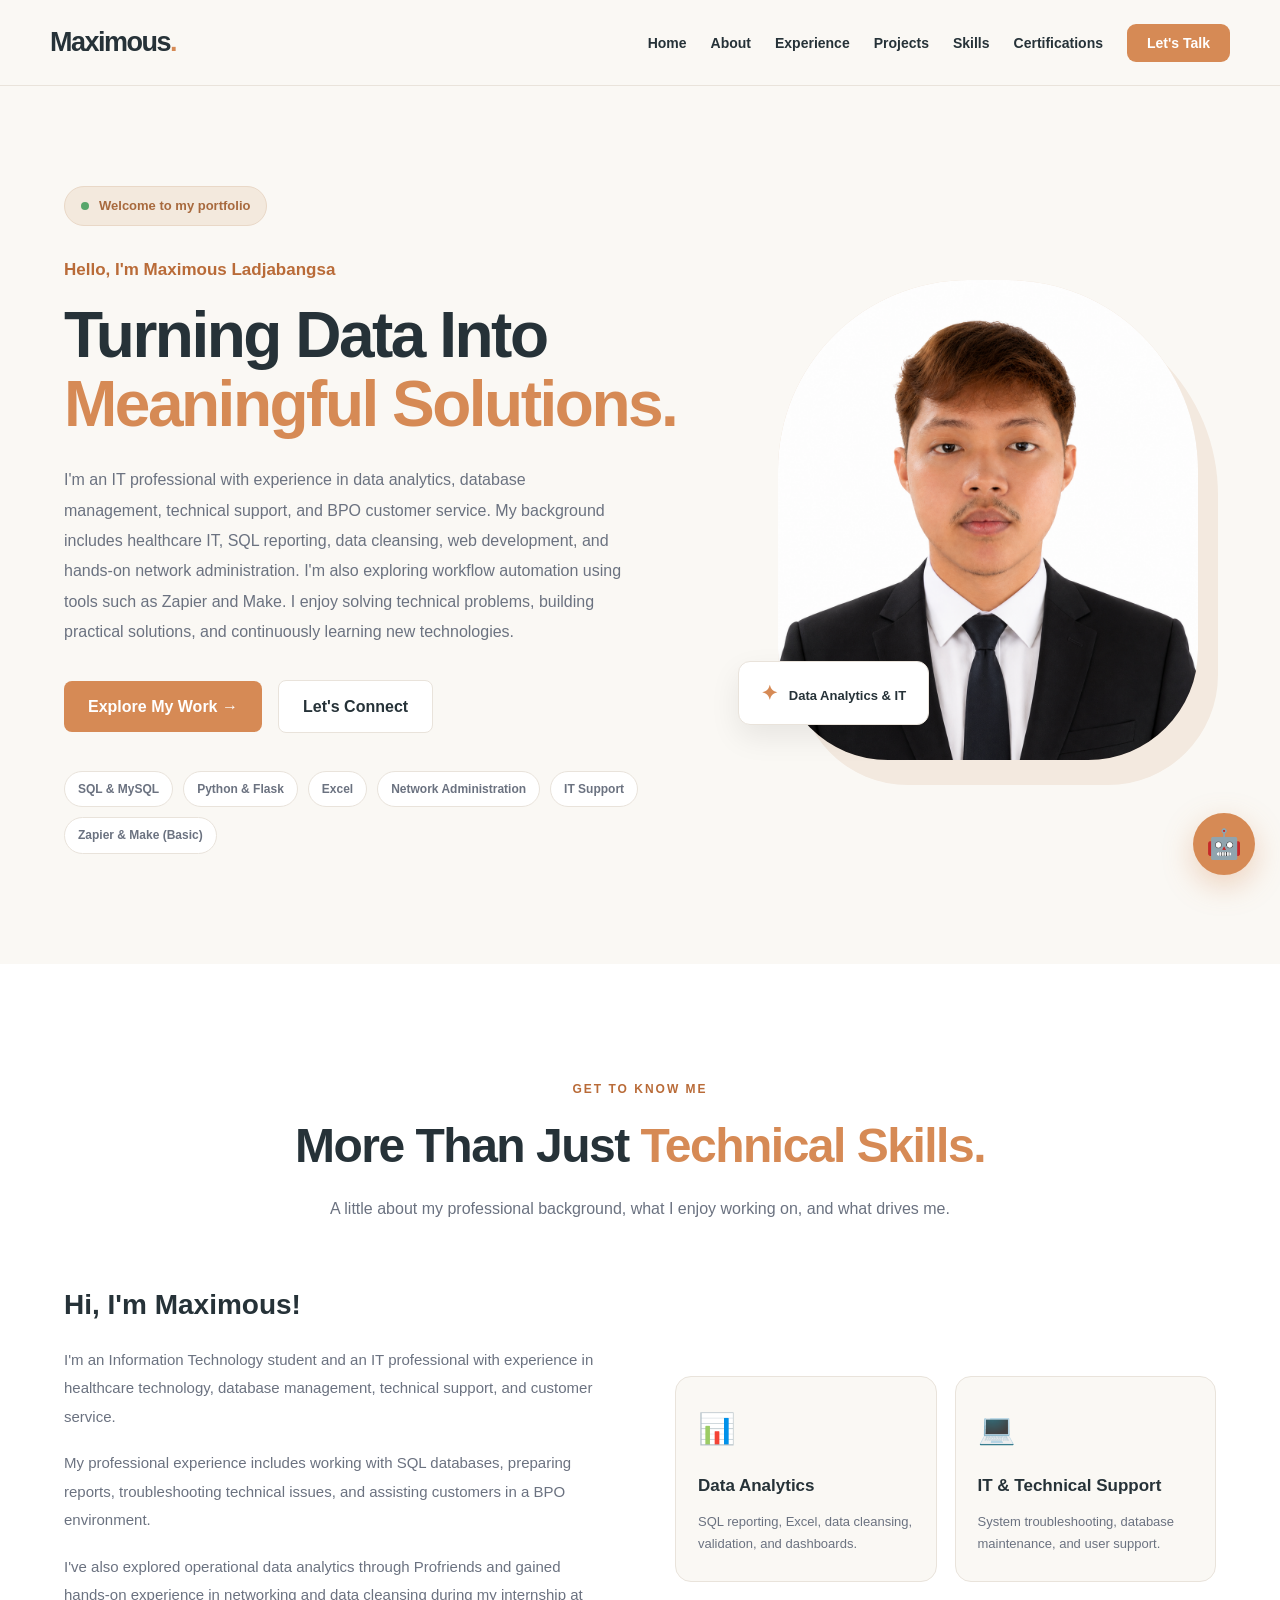
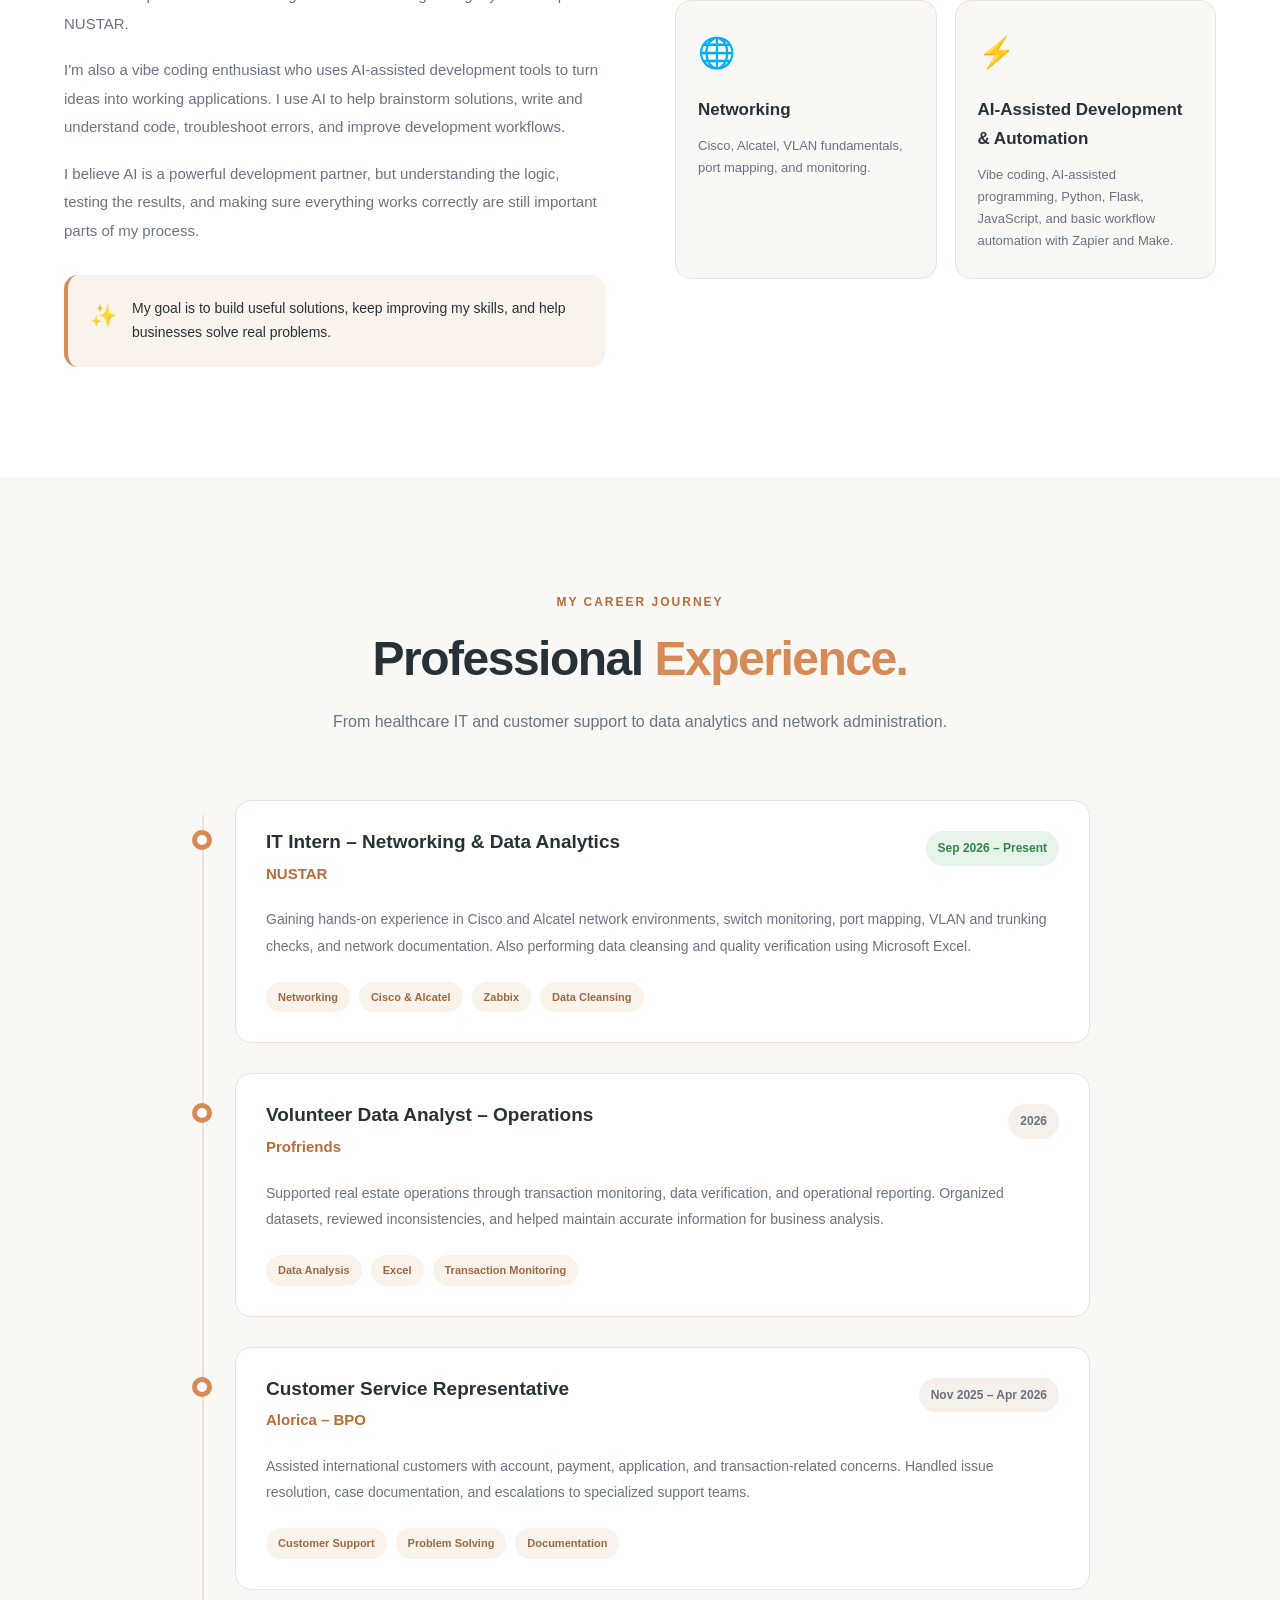
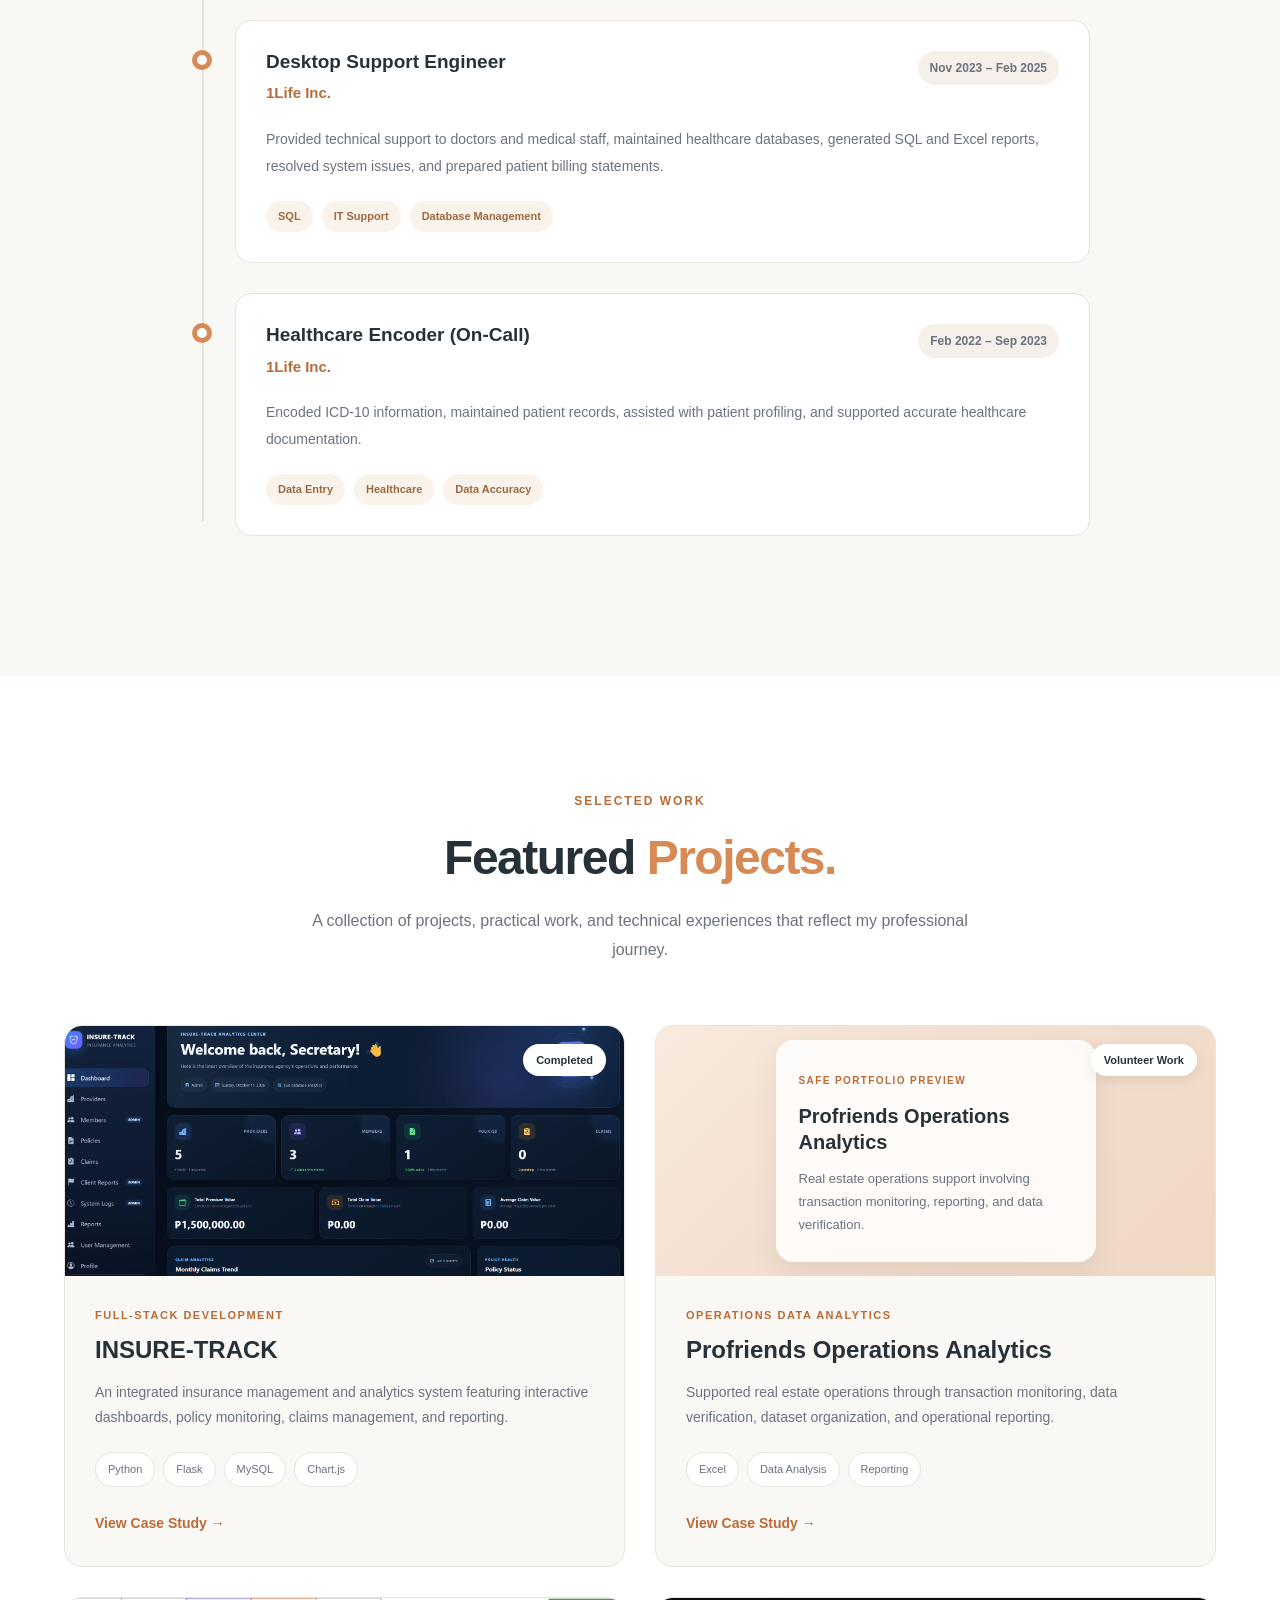
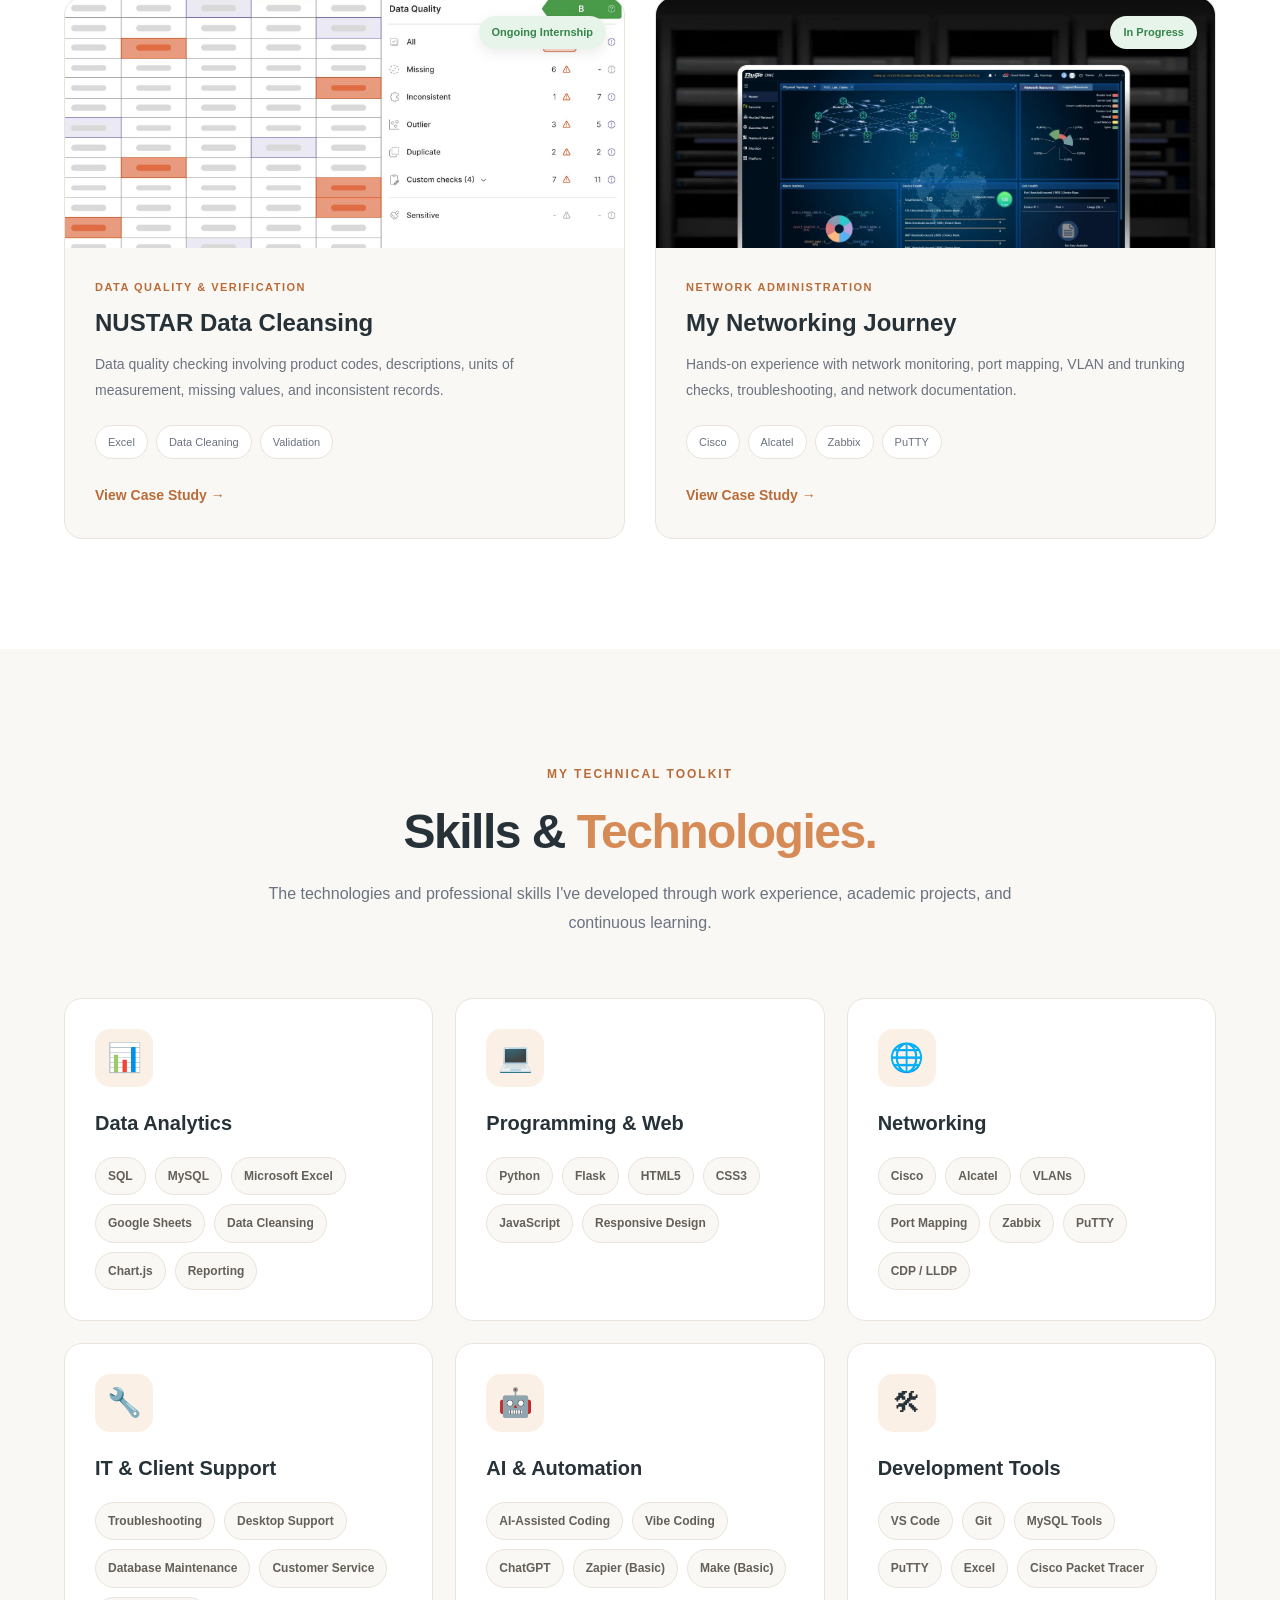
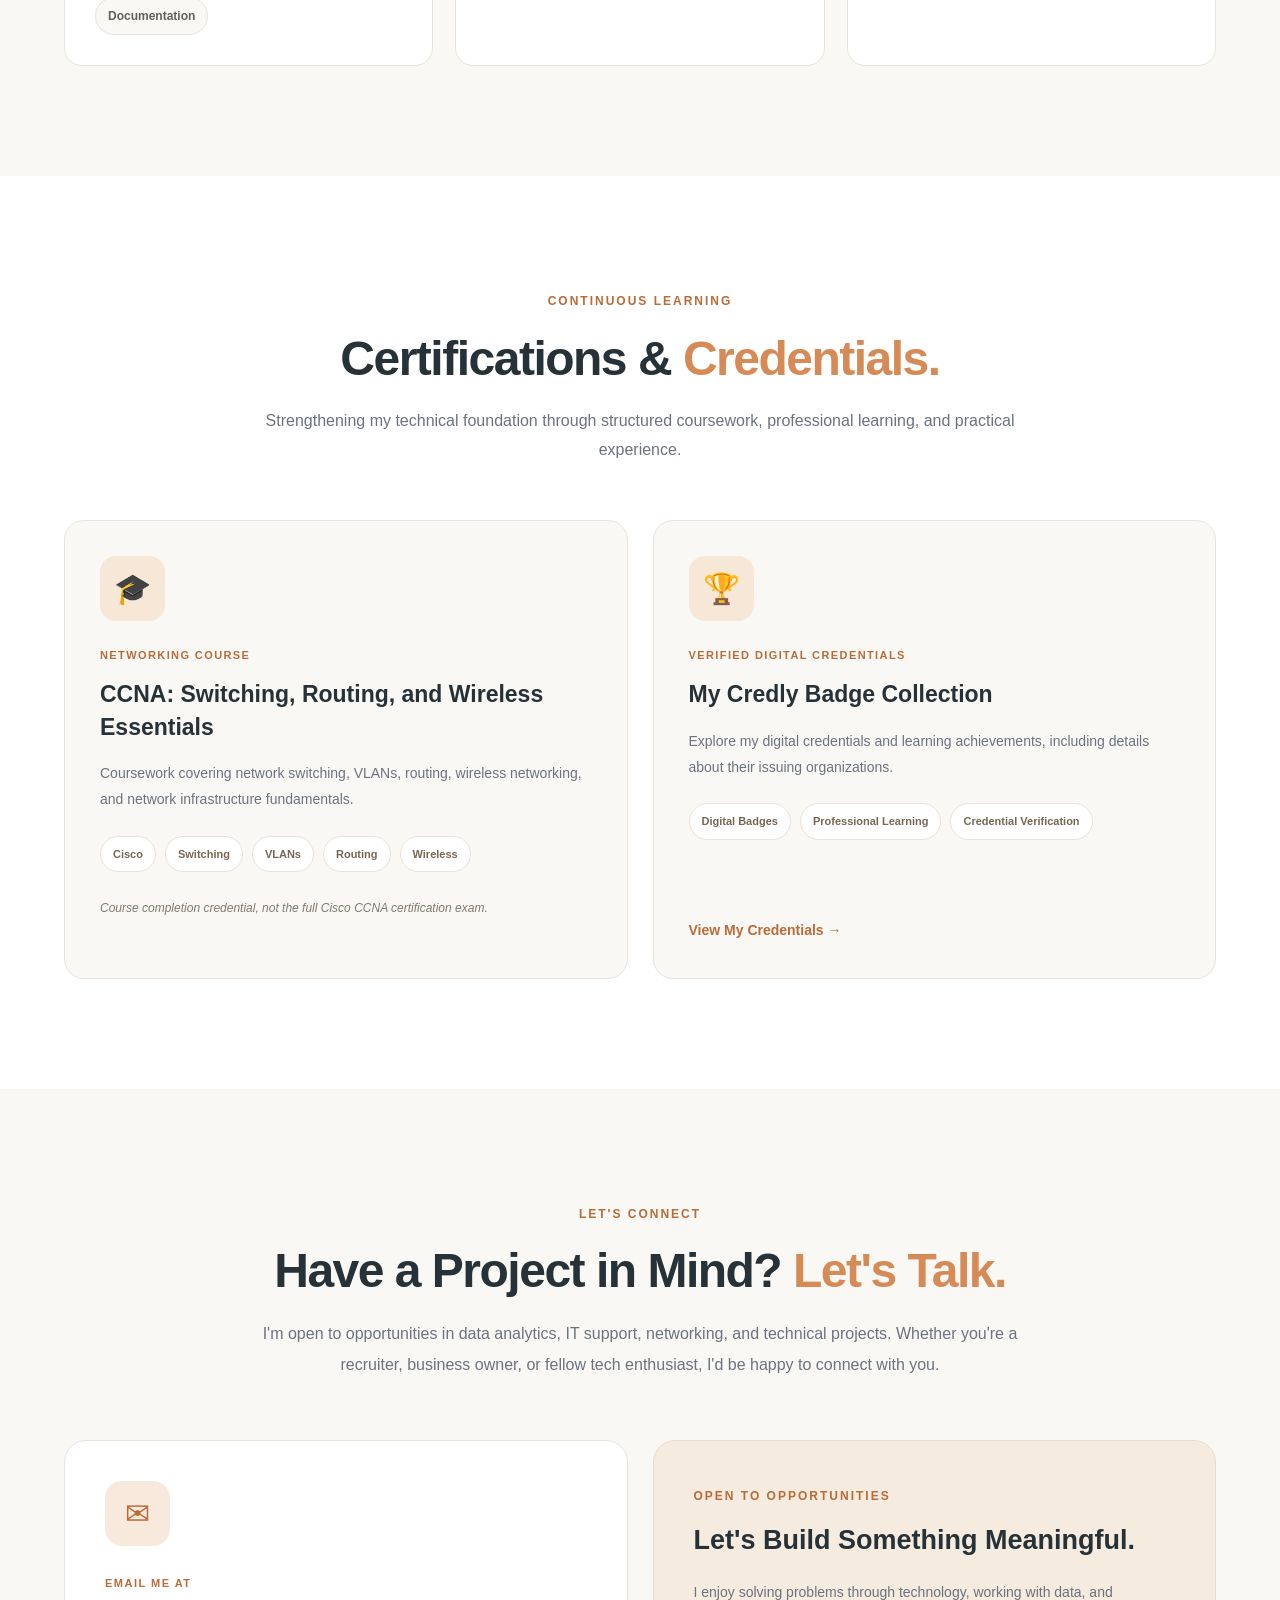
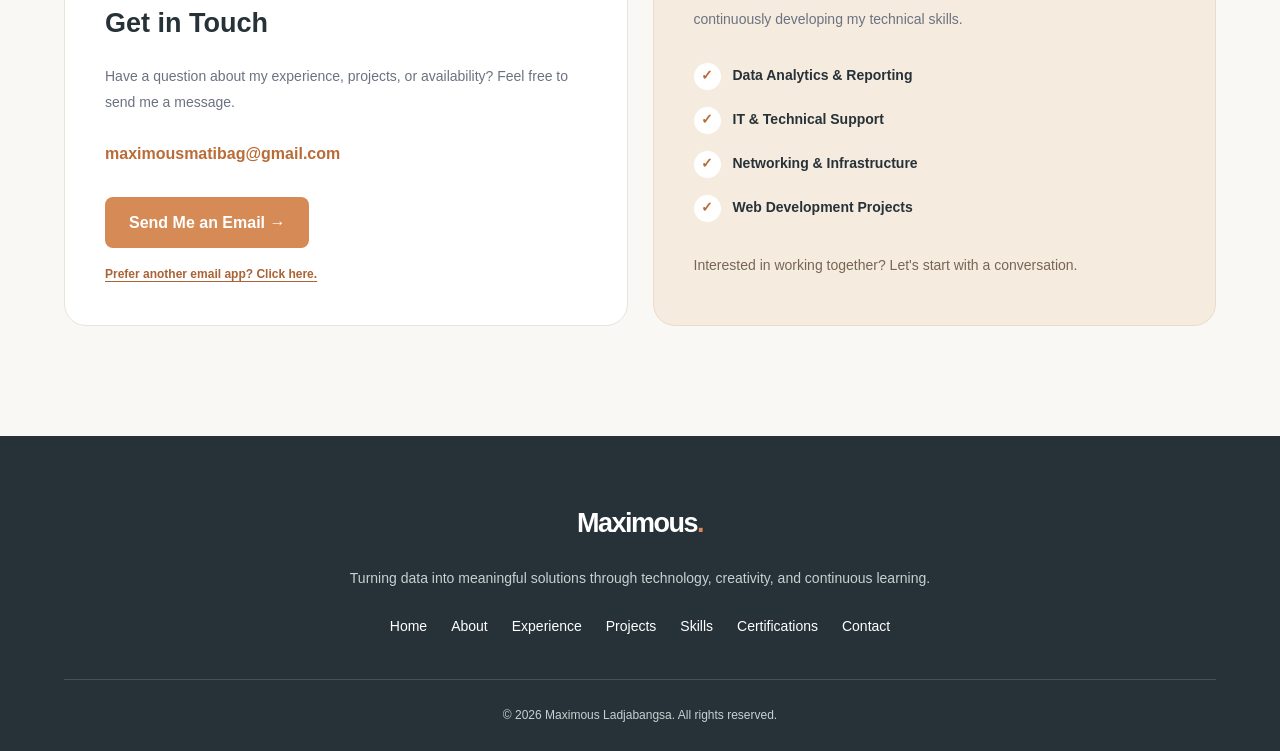
<file: index.html>
<!DOCTYPE html>
<html lang="en">
<head>
    <meta charset="UTF-8">
    <meta name="viewport" content="width=device-width, initial-scale=1.0">

    <title>Maximous Ladjabangsa | Portfolio</title>

    <link rel="stylesheet" href="style.css">
    
<!-- ========== PORTFOLIO SEO ========== -->

<title>
    Maximous Ladjabangsa | IT, Data Analytics & Web Development
</title>

<meta
    name="description"
    content="Explore the professional portfolio of Maximous Ladjabangsa, an Information Technology student with experience in data analytics, SQL, Python, Flask, networking, IT support, and web development."
>

<meta
    name="author"
    content="Maximous Ladjabangsa"
>

<meta
    name="robots"
    content="index, follow"
>

<!-- Open Graph: Social Sharing -->

<meta
    property="og:type"
    content="website"
>

<meta
    property="og:title"
    content="Maximous Ladjabangsa | IT & Data Analytics Portfolio"
>

<meta
    property="og:description"
    content="Explore my projects, technical skills, networking experience, and professional journey in information technology."
>

<meta
    property="og:site_name"
    content="Maximous Portfolio"
>

<!-- Twitter / X Sharing -->

<meta
    name="twitter:card"
    content="summary"
>

<meta
    name="twitter:title"
    content="Maximous Ladjabangsa | Professional Portfolio"
>

<meta
    name="twitter:description"
    content="Explore my experience in data analytics, networking, IT support, and full-stack development."
>

<!-- ========== END PORTFOLIO SEO ========== -->
<link
    rel="icon"
    type="image/svg+xml"
    href="assets/favicon.svg"
>

<!-- Public Portfolio URL -->
<link
    rel="canonical"
    href="https://imstargame09.github.io/maximous-portfolio/"
>

<meta
    property="og:url"
    content="https://imstargame09.github.io/maximous-portfolio/"
>


</head>

<body>

<!-- ========== NAVIGATION BAR ========== -->
<header class="site-header">
    <nav class="navbar container"
         aria-label="Main navigation">

        <!-- Personal Logo -->
        <a href="index.html" class="logo">
            Maximous<span>.</span>
        </a>

        
<!-- Navigation Links -->
        
        <ul class="nav-links" id="nav-links">

            <li>
                <a href="#home">Home</a>
            </li>

            <li>
                <a href="#about">About</a>
            </li>

            <li>
                <a href="#experience">Experience</a>
            </li>

            <li>
                <a href="#projects">Projects</a>
            </li>

            <li>
                <a href="#skills">Skills</a>
            </li>

            <li>
                <a href="#certifications">Certifications</a>
            </li>

            <li>
                <a href="#contact" class="nav-contact">
                    Let's Talk
                </a>
            </li>

        </ul>

        <!-- Mobile Menu Button -->
        <button class="menu-toggle"
                id="menu-toggle"
                type="button"
                aria-label="Open navigation menu"
                aria-expanded="false"
                aria-controls="nav-links">
            <span></span>
            <span></span>
            <span></span>
        </button>
    </nav>
</header>
<!-- ========== END NAVIGATION ========== -->
<!-- ========== HERO SECTION ========== -->
<main>
    <section class="hero" id="home">
        <div class="container hero-container">
            <!-- Left Side: Introduction -->
            <div class="hero-content">
                <div class="hero-tag">
                    <span class="status-dot"></span>
                    Welcome to my portfolio
                </div>
                <p class="hero-greeting">
                    Hello, I'm Maximous Ladjabangsa
                </p>
                <h1>
                    Turning Data Into
                    <span>Meaningful Solutions.</span>
                </h1>
                <p class="hero-description">
                    I'm an IT professional with experience in data analytics,
                    database management, technical support, and BPO customer
                    service.

                    My background includes healthcare IT, SQL reporting,
                    data cleansing, web development, and hands-on network
                    administration. I'm also exploring workflow automation
                    using tools such as Zapier and Make.

                    I enjoy solving technical problems, building practical
                    solutions, and continuously learning new technologies.
                </p>


                <!-- Hero Buttons -->
                <div class="hero-buttons">
                    <a href="#projects" class="btn">
                        Explore My Work &rarr;
                    </a>

                    <a href="#contact" class="btn-outline">
                        Let's Connect
                    </a>
                </div>

                
                <div class="hero-skills">
                    <span>SQL & MySQL</span>
                    <span>Python & Flask</span>
                    <span>Excel</span>
                    <span>Network Administration</span>
                    <span>IT Support</span>
                    <span>Zapier & Make (Basic)</span>
                </div>


            </div>

            <!-- Right Side: Professional Photo -->
            <div class="hero-visual">
                <div class="photo-frame">
                    <img
                        src="assets/profile.png"
                        alt="Portrait of Maximous Ladjabangsa"
                        class="hero-photo"
                    >
                </div>

                <div class="floating-label">
                    <span class="floating-icon">&#10022;</span>
                    Data Analytics & IT
                </div>
            </div>

        </div>
   
    </section>

    <!-- ========== ABOUT ME SECTION ========== -->
    <section class="about-section" id="about">
        <div class="container">

            <div class="about-header">
                <span class="section-label">GET TO KNOW ME</span>
                <h2>More Than Just <span>Technical Skills.</span></h2>
                <p>
                    A little about my professional background,
                    what I enjoy working on, and what drives me.
                </p>
            </div>

            <div class="about-grid">

                <!-- Left: About Me -->
                <div class="about-content">
                    <h3>Hi, I'm Maximous!</h3>

                    <p>
                        I'm an Information Technology student and
                        an IT professional with experience in
                        healthcare technology, database management,
                        technical support, and customer service.
                    </p>

                    <p>
                        My professional experience includes working
                        with SQL databases, preparing reports,
                        troubleshooting technical issues, and
                        assisting customers in a BPO environment.
                    </p>

                    <p>
                        I've also explored operational data analytics
                        through Profriends and gained hands-on
                        experience in networking and data cleansing
                        during my internship at NUSTAR.
                    </p>

                    
                    <p>
                        I'm also a vibe coding enthusiast who uses
                        AI-assisted development tools to turn ideas
                        into working applications. I use AI to help
                        brainstorm solutions, write and understand code,
                        troubleshoot errors, and improve development
                        workflows.
                    </p>

                    <p>
                        I believe AI is a powerful development partner,
                        but understanding the logic, testing the results,
                        and making sure everything works correctly
                        are still important parts of my process.
                    </p>


                    <div class="about-highlight">
                        <span class="highlight-icon">&#10024;</span>
                        <p>
                            My goal is to build useful solutions,
                            keep improving my skills, and help
                            businesses solve real problems.
                        </p>
                    </div>
                </div>

                <!-- Right: Professional Areas -->
                <div class="about-cards">

                    <div class="about-card">
                        <div class="about-card-icon">&#128202;</div>
                        <h4>Data Analytics</h4>
                        <p>
                            SQL reporting, Excel, data cleansing,
                            validation, and dashboards.
                        </p>
                    </div>

                    <div class="about-card">
                        <div class="about-card-icon">&#128187;</div>
                        <h4>IT & Technical Support</h4>
                        <p>
                            System troubleshooting, database
                            maintenance, and user support.
                        </p>
                    </div>

                    <div class="about-card">
                        <div class="about-card-icon">&#127760;</div>
                        <h4>Networking</h4>
                        <p>
                            Cisco, Alcatel, VLAN fundamentals,
                            port mapping, and monitoring.
                        </p>
                    </div>

                    <div class="about-card">
                        <div class="about-card-icon">&#9889;</div>
                        <h4>AI-Assisted Development & Automation</h4>
                        <p>
                            Vibe coding, AI-assisted programming,
                            Python, Flask, JavaScript, and basic
                            workflow automation with Zapier and Make.
                        </p>

                    </div>

                </div>

            </div>
        </div>
    </section>
    <!-- ========== END ABOUT ME SECTION ========== -->

<!-- ========== EXPERIENCE SECTION ========== -->
<section class="experience-section" id="experience">
    <div class="container">

        <div class="experience-header">
            <span class="section-label">MY CAREER JOURNEY</span>
            <h2>Professional <span>Experience.</span></h2>
            <p>
                From healthcare IT and customer support
                to data analytics and network administration.
            </p>
        </div>

        <div class="experience-timeline">

            <!-- NUSTAR -->
            <div class="experience-item">
                <div class="timeline-dot"></div>
                <div class="experience-card">
                    <div class="experience-top">
                        <div>
                            <h3>IT Intern – Networking & Data Analytics</h3>
                            <h4>NUSTAR</h4>
                        </div>
                        <span class="experience-date ongoing">
                            Sep 2026 – Present
                        </span>
                    </div>

                    <p>
                        Gaining hands-on experience in Cisco and
                        Alcatel network environments, switch
                        monitoring, port mapping, VLAN and trunking
                        checks, and network documentation.
                        Also performing data cleansing and quality
                        verification using Microsoft Excel.
                    </p>

                    <div class="experience-tags">
                        <span>Networking</span>
                        <span>Cisco & Alcatel</span>
                        <span>Zabbix</span>
                        <span>Data Cleansing</span>
                    </div>
                </div>
            </div>

            <!-- PROFRIENDS -->
            <div class="experience-item">
                <div class="timeline-dot"></div>
                <div class="experience-card">
                    <div class="experience-top">
                        <div>
                            <h3>Volunteer Data Analyst – Operations</h3>
                            <h4>Profriends</h4>
                        </div>
                        <span class="experience-date">
                            2026
                        </span>
                    </div>

                    <p>
                        Supported real estate operations through
                        transaction monitoring, data verification,
                        and operational reporting. Organized
                        datasets, reviewed inconsistencies, and
                        helped maintain accurate information
                        for business analysis.
                    </p>

                    <div class="experience-tags">
                        <span>Data Analysis</span>
                        <span>Excel</span>
                        <span>Transaction Monitoring</span>
                    </div>
                </div>
            </div>

            <!-- ALORICA -->
            <div class="experience-item">
                <div class="timeline-dot"></div>
                <div class="experience-card">
                    <div class="experience-top">
                        <div>
                            <h3>Customer Service Representative</h3>
                            <h4>Alorica – BPO</h4>
                        </div>
                        <span class="experience-date">
                            Nov 2025 – Apr 2026
                        </span>
                    </div>

                    <p>
                        Assisted international customers with
                        account, payment, application, and
                        transaction-related concerns.
                        Handled issue resolution, case
                        documentation, and escalations
                        to specialized support teams.
                    </p>

                    <div class="experience-tags">
                        <span>Customer Support</span>
                        <span>Problem Solving</span>
                        <span>Documentation</span>
                    </div>
                </div>
            </div>

            <!-- 1LIFE DESKTOP SUPPORT -->
            <div class="experience-item">
                <div class="timeline-dot"></div>
                <div class="experience-card">
                    <div class="experience-top">
                        <div>
                            <h3>Desktop Support Engineer</h3>
                            <h4>1Life Inc.</h4>
                        </div>
                        <span class="experience-date">
                            Nov 2023 – Feb 2025
                        </span>
                    </div>

                    <p>
                        Provided technical support to doctors
                        and medical staff, maintained healthcare
                        databases, generated SQL and Excel reports,
                        resolved system issues, and prepared
                        patient billing statements.
                    </p>

                    <div class="experience-tags">
                        <span>SQL</span>
                        <span>IT Support</span>
                        <span>Database Management</span>
                    </div>
                </div>
            </div>

            <!-- 1LIFE HEALTHCARE ENCODER -->
            <div class="experience-item">
                <div class="timeline-dot"></div>
                <div class="experience-card">
                    <div class="experience-top">
                        <div>
                            <h3>Healthcare Encoder (On-Call)</h3>
                            <h4>1Life Inc.</h4>
                        </div>
                        <span class="experience-date">
                            Feb 2022 – Sep 2023
                        </span>
                    </div>

                    <p>
                        Encoded ICD-10 information,
                        maintained patient records,
                        assisted with patient profiling,
                        and supported accurate healthcare
                        documentation.
                    </p>

                    <div class="experience-tags">
                        <span>Data Entry</span>
                        <span>Healthcare</span>
                        <span>Data Accuracy</span>
                    </div>
                </div>
            </div>

        </div>
    </div>
</section>
<!-- ========== END EXPERIENCE SECTION ========== -->

<!-- ========== FEATURED PROJECTS ========== -->
<section class="projects-section" id="projects">
    <div class="container">

        <div class="projects-header">
            <span class="section-label">SELECTED WORK</span>

            <h2>Featured <span>Projects.</span></h2>

            <p>
                A collection of projects, practical work,
                and technical experiences that reflect
                my professional journey.
            </p>
        </div>

        <div class="projects-grid">

            <!-- PROJECT 1: INSURE-TRACK -->
            <article class="project-card">
                <div class="project-image">
                    <img
                        src="assets/insure-track-dashboard.png"
                        alt="INSURE-TRACK dashboard preview"
                        loading="lazy"
                    >
                    <span class="project-status">Completed</span>
                </div>

                <div class="project-content">
                    <span class="project-category">
                        FULL-STACK DEVELOPMENT
                    </span>

                    <h3>INSURE-TRACK</h3>

                    <p>
                        An integrated insurance management and
                        analytics system featuring interactive
                        dashboards, policy monitoring, claims
                        management, and reporting.
                    </p>

                    <div class="project-tech">
                        <span>Python</span>
                        <span>Flask</span>
                        <span>MySQL</span>
                        <span>Chart.js</span>
                    </div>

                    <a href="projects/insure-track.html"
                       class="project-link">
                        View Case Study &rarr;
                    </a>
                </div>
            </article>

            <!-- PROJECT 2: PROFRIENDS -->
            <article class="project-card">
                <div class="project-image project-image-placeholder">
                    <div class="project-placeholder-content">
                        <span class="project-placeholder-label">
                            SAFE PORTFOLIO PREVIEW
                        </span>

                        <h4>Profriends Operations Analytics</h4>

                        <p>
                            Real estate operations support involving
                            transaction monitoring, reporting, and
                            data verification.
                        </p>
                    </div>

                    <span class="project-status">
                        Volunteer Work
                    </span>
                </div>

                <div class="project-content">
                    <span class="project-category">
                        OPERATIONS DATA ANALYTICS
                    </span>

                    <h3>Profriends Operations Analytics</h3>

                    <p>
                        Supported real estate operations through
                        transaction monitoring, data verification,
                        dataset organization, and operational
                        reporting.
                    </p>

                    <div class="project-tech">
                        <span>Excel</span>
                        <span>Data Analysis</span>
                        <span>Reporting</span>
                    </div>

                    <a href="projects/profriends.html"
                       class="project-link">
                        View Case Study &rarr;
                    </a>
                </div>
            </article>

            <!-- PROJECT 3: NUSTAR DATA CLEANSING -->
            <article class="project-card">
                <div class="project-image">
                    <img
                        src="assets/nustar-data.jpeg"
                        alt="Excel data cleansing and quality checks"
                        loading="lazy"
                    >
                    <span class="project-status ongoing-status">
                        Ongoing Internship
                    </span>
                </div>

                <div class="project-content">
                    <span class="project-category">
                        DATA QUALITY & VERIFICATION
                    </span>

                    <h3>NUSTAR Data Cleansing</h3>

                    <p>
                        Data quality checking involving product
                        codes, descriptions, units of measurement,
                        missing values, and inconsistent records.
                    </p>

                    <div class="project-tech">
                        <span>Excel</span>
                        <span>Data Cleaning</span>
                        <span>Validation</span>
                    </div>

                    <a href="projects/nustar-data.html"
                       class="project-link">
                        View Case Study &rarr;
                    </a>
                </div>
            </article>

            <!-- PROJECT 4: NETWORKING -->
            <article class="project-card">
                <div class="project-image">
                    <img
                        src="assets/networking.jpeg"
                        alt="Network monitoring and switch configuration"
                        loading="lazy"
                    >
                    <span class="project-status ongoing-status">
                        In Progress
                    </span>
                </div>

                <div class="project-content">
                    <span class="project-category">
                        NETWORK ADMINISTRATION
                    </span>

                    <h3>My Networking Journey</h3>

                    <p>
                        Hands-on experience with network
                        monitoring, port mapping, VLAN and
                        trunking checks, troubleshooting,
                        and network documentation.
                    </p>

                    <div class="project-tech">
                        <span>Cisco</span>
                        <span>Alcatel</span>
                        <span>Zabbix</span>
                        <span>PuTTY</span>
                    </div>

                    <a href="projects/networking.html"
                       class="project-link">
                        View Case Study &rarr;
                    </a>
                </div>
            </article>

        </div>
    </div>
</section>
<!-- ========== END FEATURED PROJECTS ========== -->
 
<!-- ========== SKILLS SECTION ========== -->
<section class="skills-section" id="skills">
    <div class="container">

        <div class="skills-header">
            <span class="section-label">
                MY TECHNICAL TOOLKIT
            </span>

            <h2>Skills & <span>Technologies.</span></h2>

            <p>
                The technologies and professional skills
                I've developed through work experience,
                academic projects, and continuous learning.
            </p>
        </div>

        <div class="skills-grid">

            <article class="skill-card">
                <div class="skill-icon">&#128202;</div>
                <h3>Data Analytics</h3>
                <div class="skill-tags">
                    <span>SQL</span>
                    <span>MySQL</span>
                    <span>Microsoft Excel</span>
                    <span>Google Sheets</span>
                    <span>Data Cleansing</span>
                    <span>Chart.js</span>
                    <span>Reporting</span>
                </div>
            </article>

            <article class="skill-card">
                <div class="skill-icon">&#128187;</div>
                <h3>Programming & Web</h3>
                <div class="skill-tags">
                    <span>Python</span>
                    <span>Flask</span>
                    <span>HTML5</span>
                    <span>CSS3</span>
                    <span>JavaScript</span>
                    <span>Responsive Design</span>
                </div>
            </article>

            <article class="skill-card">
                <div class="skill-icon">&#127760;</div>
                <h3>Networking</h3>
                <div class="skill-tags">
                    <span>Cisco</span>
                    <span>Alcatel</span>
                    <span>VLANs</span>
                    <span>Port Mapping</span>
                    <span>Zabbix</span>
                    <span>PuTTY</span>
                    <span>CDP / LLDP</span>
                </div>
            </article>

            <article class="skill-card">
                <div class="skill-icon">&#128295;</div>
                <h3>IT & Client Support</h3>
                <div class="skill-tags">
                    <span>Troubleshooting</span>
                    <span>Desktop Support</span>
                    <span>Database Maintenance</span>
                    <span>Customer Service</span>
                    <span>Documentation</span>
                </div>
            </article>

            <article class="skill-card">
                <div class="skill-icon">&#129302;</div>
                <h3>AI & Automation</h3>
                <div class="skill-tags">
                    <span>AI-Assisted Coding</span>
                    <span>Vibe Coding</span>
                    <span>ChatGPT</span>
                    <span>Zapier (Basic)</span>
                    <span>Make (Basic)</span>
                </div>
            </article>

            <article class="skill-card">
                <div class="skill-icon">&#128736;</div>
                <h3>Development Tools</h3>
                <div class="skill-tags">
                    <span>VS Code</span>
                    <span>Git</span>
                    <span>MySQL Tools</span>
                    <span>PuTTY</span>
                    <span>Excel</span>
                    <span>Cisco Packet Tracer</span>
                </div>
            </article>

        </div>
    </div>
</section>
<!-- ========== END SKILLS SECTION ========== -->
 
<!-- ========== CERTIFICATIONS SECTION ========== -->
<section class="certifications-section" id="certifications">
    <div class="container">

        <div class="certifications-header">
            <span class="section-label">
                CONTINUOUS LEARNING
            </span>

            <h2>
                Certifications &
                <span>Credentials.</span>
            </h2>

            <p>
                Strengthening my technical foundation
                through structured coursework,
                professional learning, and
                practical experience.
            </p>
        </div>

        <div class="certifications-grid">

            <!-- CISCO COURSE -->
            <article class="certification-card">

                <div class="certification-icon">
                    &#127891;
                </div>

                <span class="certification-category">
                    NETWORKING COURSE
                </span>

                <h3>
                    CCNA: Switching, Routing,
                    and Wireless Essentials
                </h3>

                <p>
                    Coursework covering network switching,
                    VLANs, routing, wireless networking,
                    and network infrastructure fundamentals.
                </p>

                <div class="certification-tags">
                    <span>Cisco</span>
                    <span>Switching</span>
                    <span>VLANs</span>
                    <span>Routing</span>
                    <span>Wireless</span>
                </div>

                <p class="certification-note">
                    Course completion credential, not
                    the full Cisco CCNA certification exam.
                </p>

            </article>

            <!-- CREDLY PROFILE -->
            <article class="certification-card">

                <div class="certification-icon">
                    &#127942;
                </div>

                <span class="certification-category">
                    VERIFIED DIGITAL CREDENTIALS
                </span>

                <h3>
                    My Credly Badge Collection
                </h3>

                <p>
                    Explore my digital credentials
                    and learning achievements,
                    including details about their
                    issuing organizations.
                </p>

                <div class="certification-tags">
                    <span>Digital Badges</span>
                    <span>Professional Learning</span>
                    <span>Credential Verification</span>
                </div>

                <a
                    href="https://www.credly.com/users/maximous-ladjabangsa/badges"
                    target="_blank"
                    rel="noopener noreferrer"
                    class="certification-link"
                >
                    View My Credentials &rarr;
                </a>

            </article>

        </div>

    </div>
</section>
<!-- ========== END CERTIFICATIONS SECTION ========== -->
 
<!-- ========== CONTACT SECTION ========== -->
<section class="contact-section" id="contact">
    <div class="container">

        <div class="contact-header">
            <span class="section-label">
                LET'S CONNECT
            </span>

            <h2>
                Have a Project in Mind?
                <span>Let's Talk.</span>
            </h2>

            <p>
                I'm open to opportunities in data analytics,
                IT support, networking, and technical projects.

                Whether you're a recruiter, business owner,
                or fellow tech enthusiast, I'd be happy
                to connect with you.
            </p>
        </div>

        <div class="contact-content">

            <!-- EMAIL CONTACT -->
            <div class="contact-card">

                <div class="contact-icon">
                    &#9993;
                </div>

                <span class="contact-label">
                    EMAIL ME AT
                </span>

                <h3>
                    Get in Touch
                </h3>

                <p>
                    Have a question about my experience,
                    projects, or availability?
                    Feel free to send me a message.
                </p>

                <a href="mailto:maximousmatibag@gmail.com"
                   class="contact-email">
                    maximousmatibag@gmail.com
                </a>

                
                <!-- Gmail Compose Button -->
                <a
                    href="https://mail.google.com/mail/?view=cm&fs=1&to=maximousmatibag%40gmail.com&su=Portfolio%20Inquiry"
                    target="_blank"
                    rel="noopener noreferrer"
                    class="btn contact-button"
                >
                    Send Me an Email &rarr;
                </a>

                <!-- Alternative Email Option -->
                <a
                    href="mailto:maximousmatibag@gmail.com?subject=Portfolio%20Inquiry"
                    class="contact-email-alternative"
                >
                    Prefer another email app? Click here.
                </a>


            </div>

            <!-- OPPORTUNITIES CARD -->
            <div class="contact-opportunities">

                <span class="section-label">
                    OPEN TO OPPORTUNITIES
                </span>

                <h3>
                    Let's Build Something
                    Meaningful.
                </h3>

                <p>
                    I enjoy solving problems through
                    technology, working with data,
                    and continuously developing
                    my technical skills.
                </p>

                <div class="contact-interest-list">

                    <div>
                        <span class="contact-check">
                            &#10003;
                        </span>
                        Data Analytics & Reporting
                    </div>

                    <div>
                        <span class="contact-check">
                            &#10003;
                        </span>
                        IT & Technical Support
                    </div>

                    <div>
                        <span class="contact-check">
                            &#10003;
                        </span>
                        Networking & Infrastructure
                    </div>

                    <div>
                        <span class="contact-check">
                            &#10003;
                        </span>
                        Web Development Projects
                    </div>

                </div>

                <p class="contact-availability">
                    Interested in working together?
                    Let's start with a conversation.
                </p>

            </div>

        </div>

    </div>
</section>
<!-- ========== END CONTACT SECTION ========== -->
 





    </main>
    
<!-- ========== HOMEPAGE FOOTER ========== -->
<footer class="site-footer">

    <div class="container footer-content">

        <a href="#home" class="logo">
            Maximous<span>.</span>
        </a>

        <p>
            Turning data into meaningful solutions
            through technology, creativity,
            and continuous learning.
        </p>

        <div class="footer-links">

            <a href="#home">Home</a>

            <a href="#about">About</a>

            <a href="#experience">Experience</a>

            <a href="#projects">Projects</a>

            <a href="#skills">Skills</a>

            <a href="#certifications">Certifications</a>

            <a href="#contact">Contact</a>

        </div>

        <div class="footer-bottom">
            <p>
                &copy;
                <span id="current-year">2026</span>
                Maximous Ladjabangsa.
                All rights reserved.
            </p>
        </div>

    </div>

</footer>
<!-- ========== END HOMEPAGE FOOTER ========== -->

<!-- ========== PORTFOLIO CHAT ASSISTANT ========== -->

<div class="portfolio-chatbot">

    <!-- Floating Chat Button -->
    <button
        class="chatbot-toggle"
        id="chatbot-toggle"
        type="button"
        aria-label="Open portfolio assistant"
        aria-expanded="false"
        aria-controls="chatbot-window"
    >
        &#129302;
    </button>

    <!-- Chat Window -->
    <section
        class="chatbot-window"
        id="chatbot-window"
        aria-label="Portfolio chat assistant"
        hidden
    >

        <!-- Chat Header -->
        <div class="chatbot-header">

            <div class="chatbot-avatar">
                &#129302;
            </div>

            <div class="chatbot-header-info">
                <h3>Maximous Assistant</h3>
                <p>Portfolio Guide</p>
            </div>

            <button
                class="chatbot-close"
                id="chatbot-close"
                type="button"
                aria-label="Close portfolio assistant"
            >
                &times;
            </button>

        </div>

        <!-- Chat Messages -->
        <div
            class="chatbot-messages"
            id="chatbot-messages"
            role="log"
            aria-live="polite"
        >

            <div class="chatbot-message bot-message">
                Hi there! 👋 I'm Maximous's portfolio
                assistant. Ask me about his experience,
                technical skills, or projects!
            </div>

        </div>

        <!-- Suggested Questions -->
        <div class="chatbot-suggestions">

            <button type="button" class="chatbot-suggestion">
                What are his skills?
            </button>

            <button type="button" class="chatbot-suggestion">
                Tell me about INSURE-TRACK
            </button>

            <button type="button" class="chatbot-suggestion">
                How can I contact him?
            </button>

        </div>

        <!-- Chat Input -->
        <form class="chatbot-input-area" id="chatbot-form">

            <label for="chatbot-input" class="chatbot-sr-only">
                Your message
            </label>

            <input
                type="text"
                id="chatbot-input"
                placeholder="Ask about Maximous..."
                autocomplete="off"
                maxlength="300"
            >

            <button
                class="chatbot-send"
                type="submit"
                aria-label="Send message"
            >
                &#10148;
            </button>

        </form>

    </section>

</div>

<!-- ========== END PORTFOLIO CHAT ASSISTANT ========== -->


<!-- ========== END HERO SECTION ========== -->

    <script src="script.js"></script>
</body>
</html>
</file>
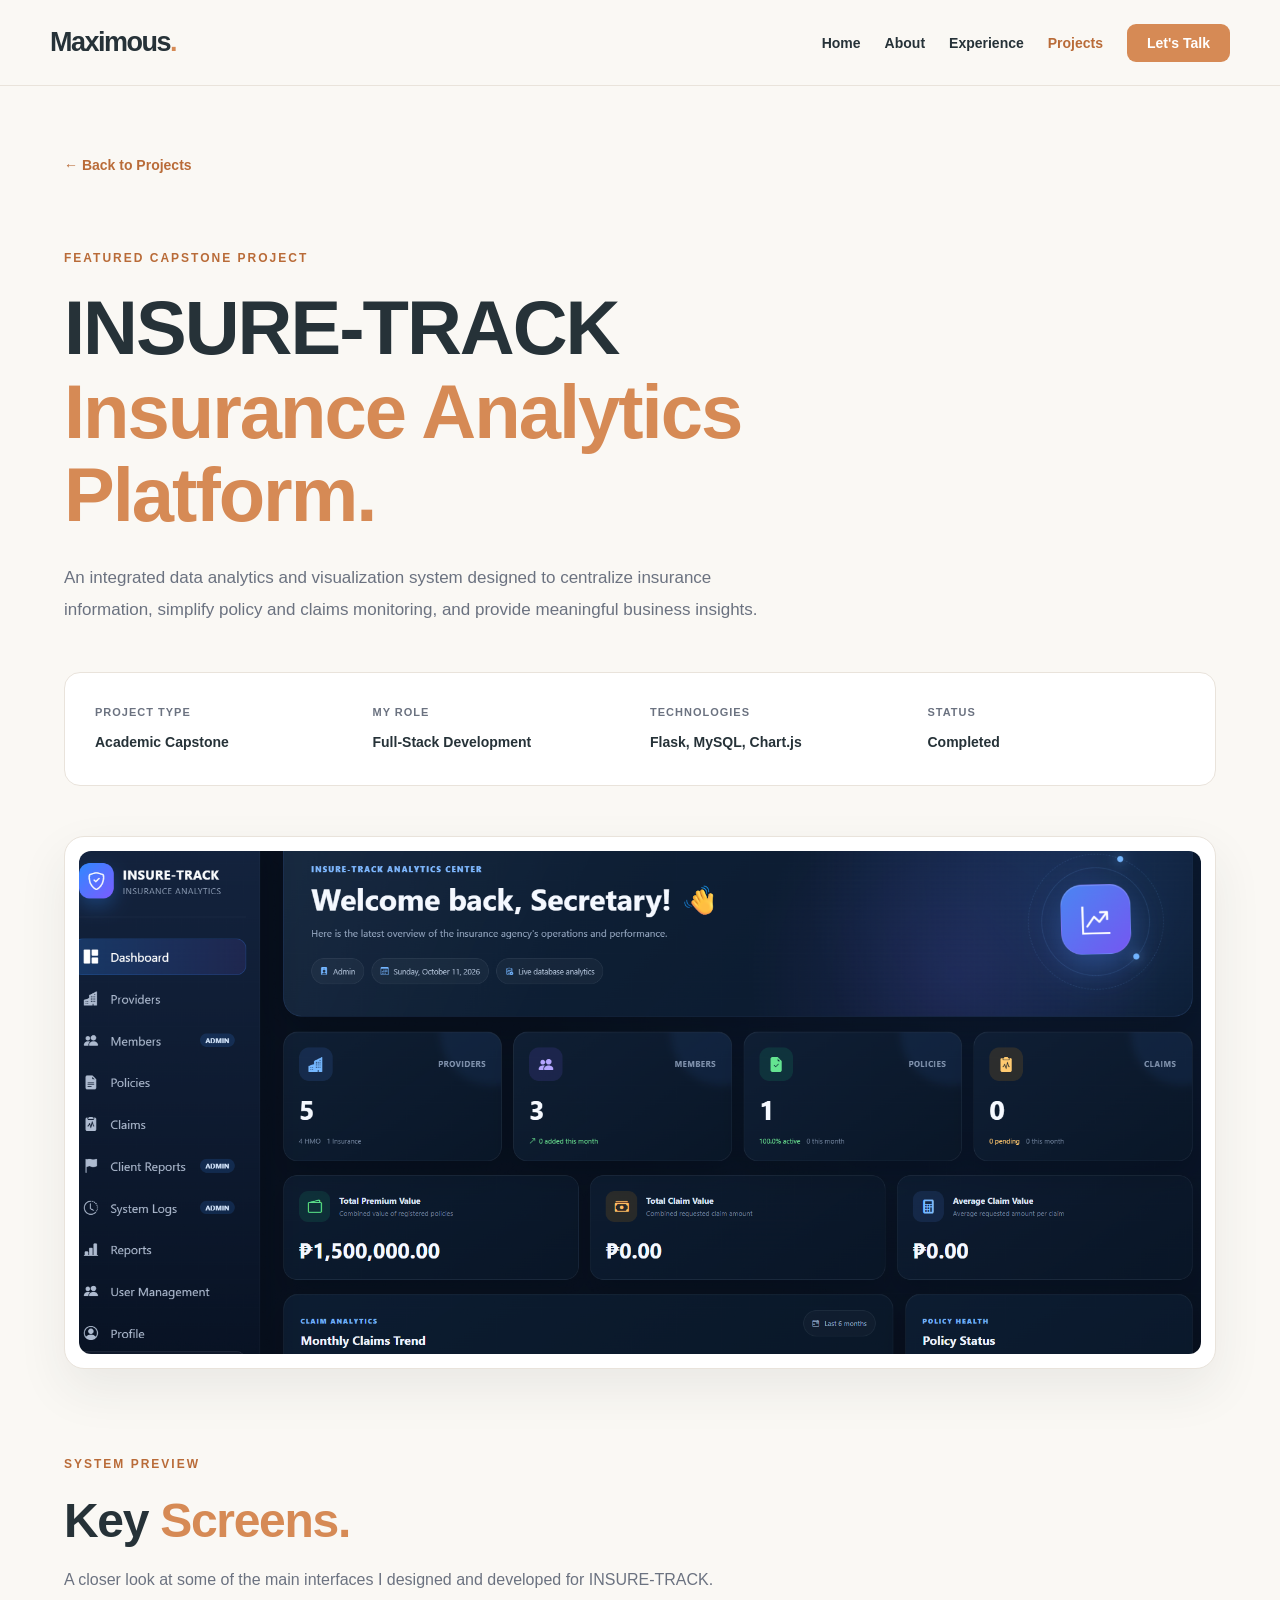
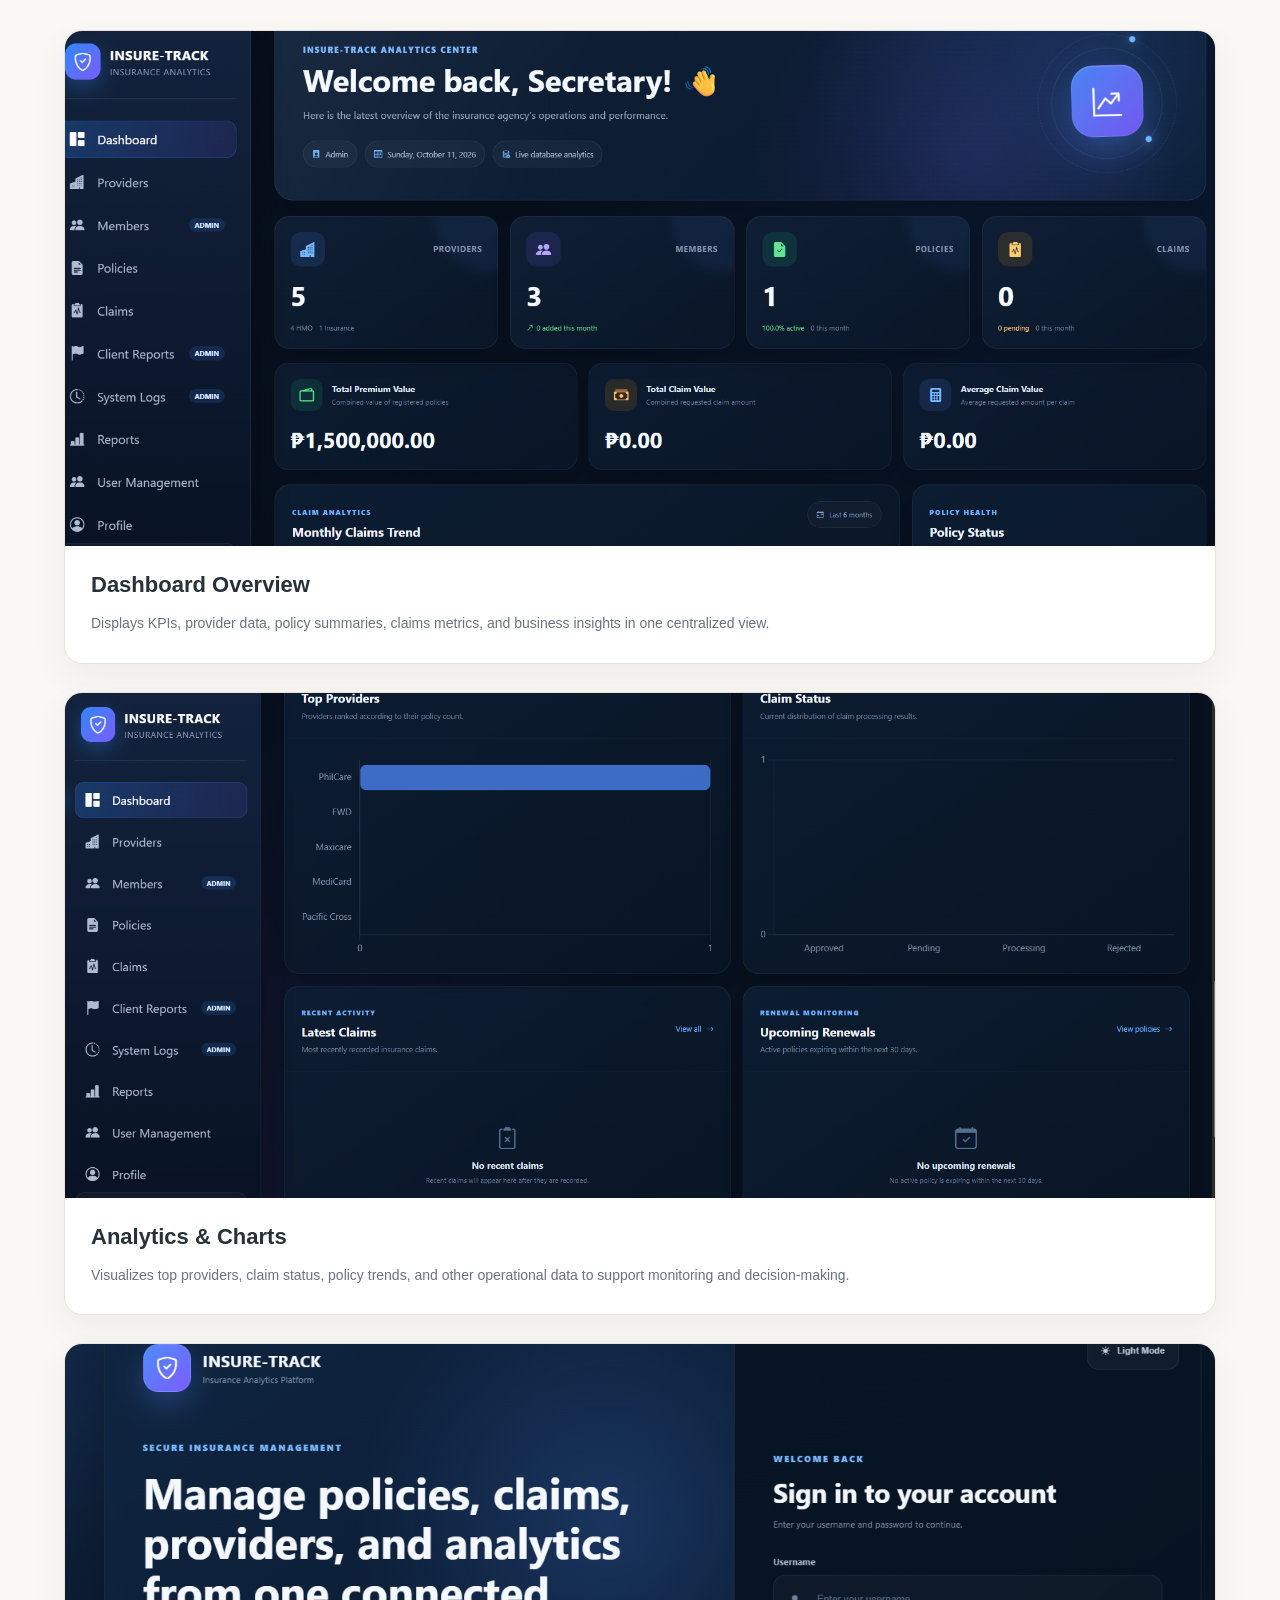
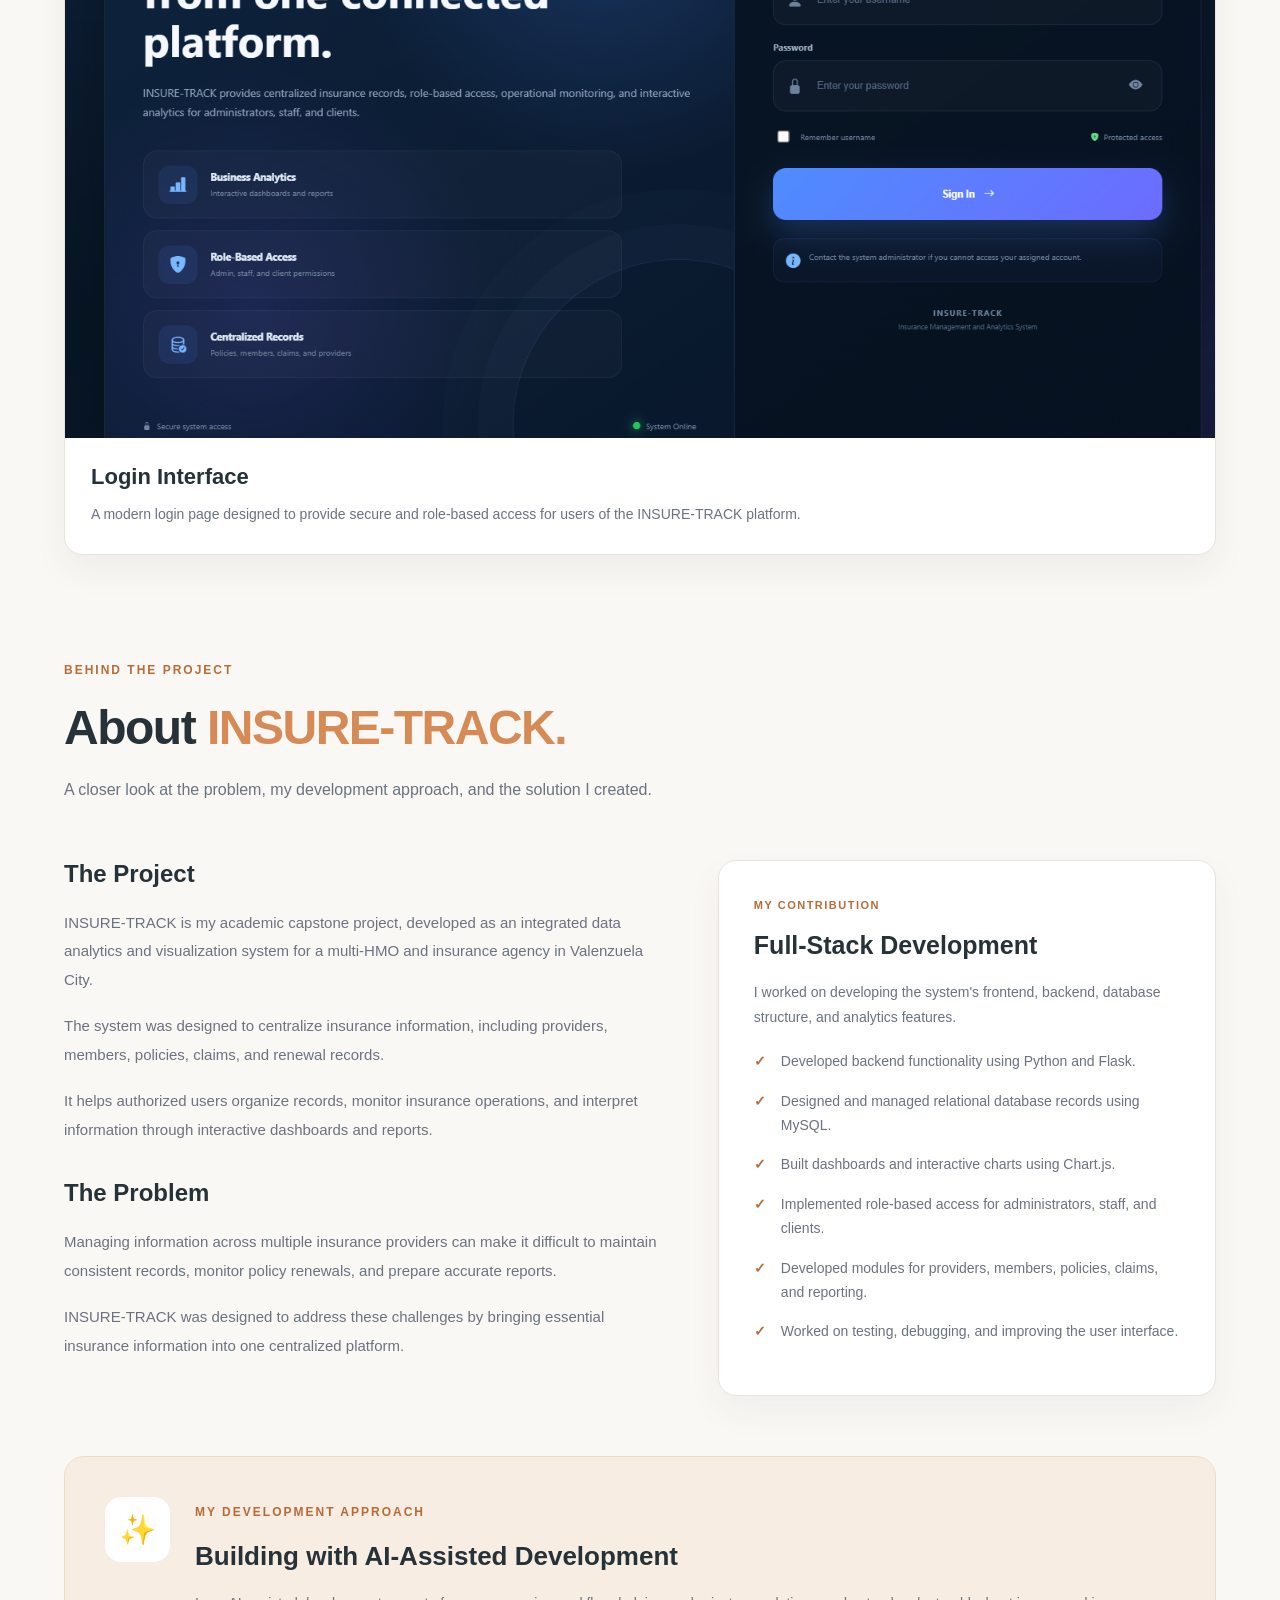
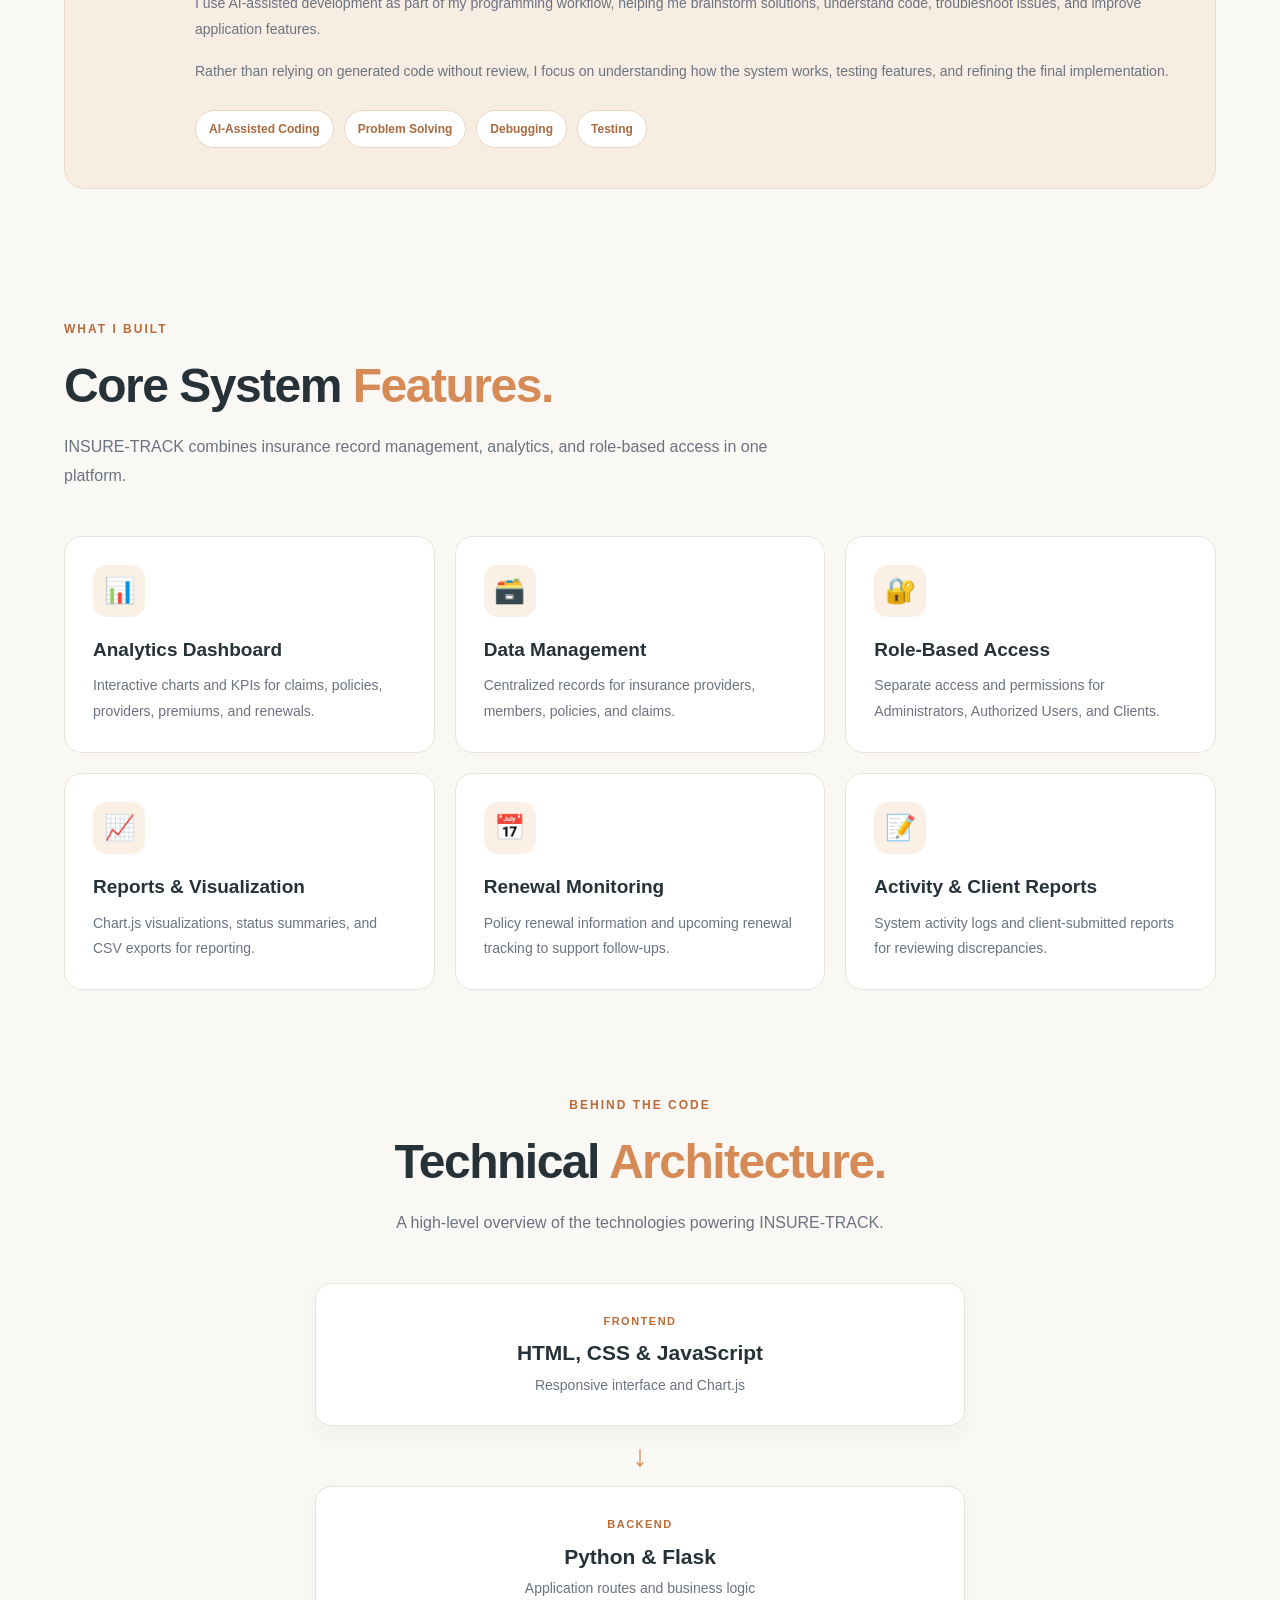
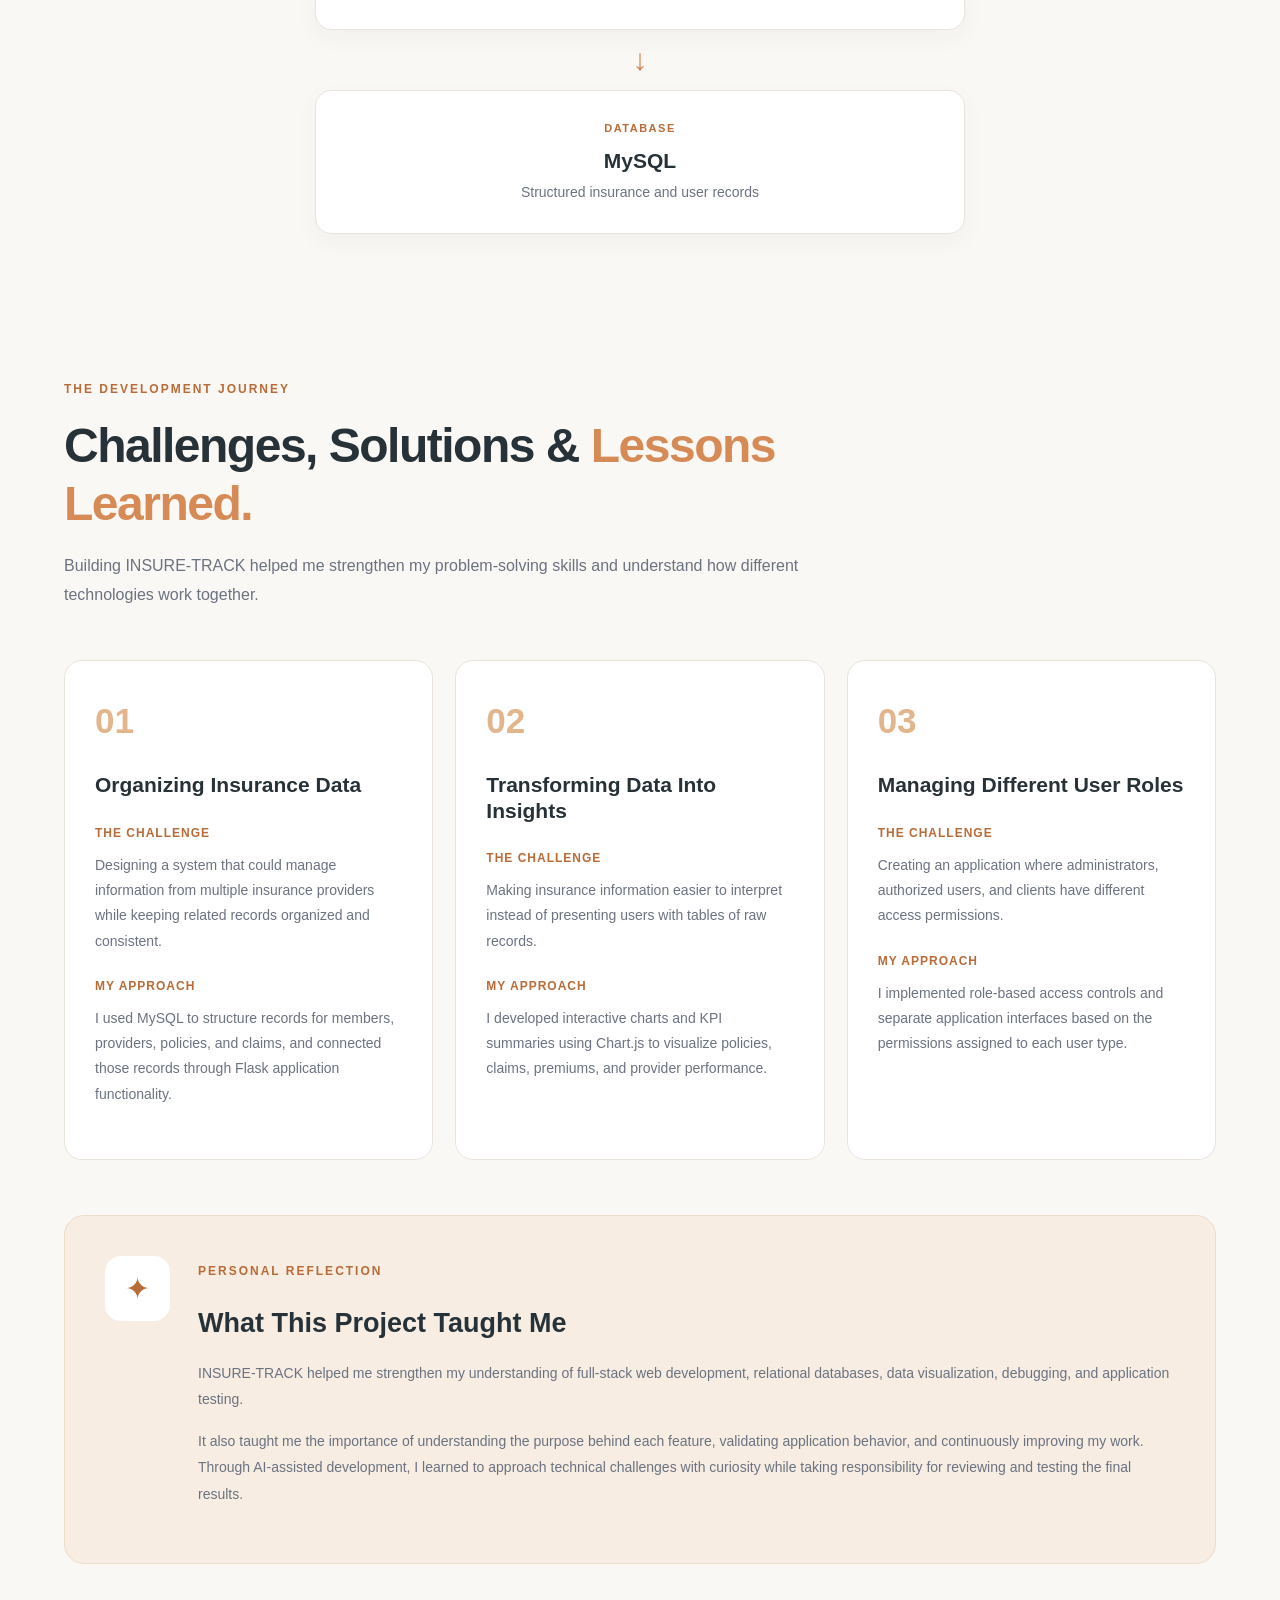
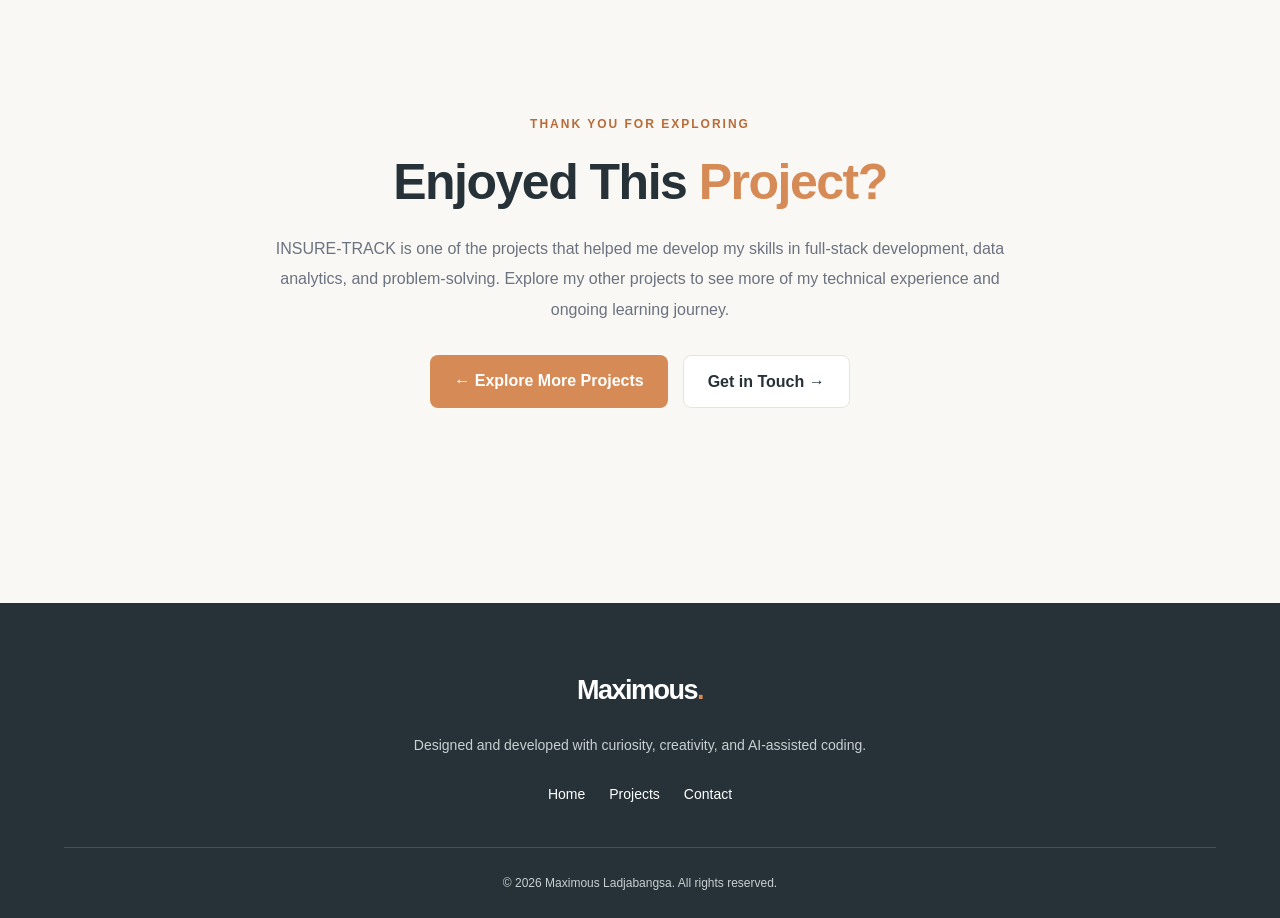
<file: projects/insure-track.html>
<!DOCTYPE html>
<html lang="en">
<head>
    <meta charset="UTF-8">
    <meta name="viewport"
          content="width=device-width, initial-scale=1.0">

    <meta name="description"
          content="Explore INSURE-TRACK, an insurance management
          and data analytics system developed by Maximous
          Ladjabangsa using Flask, MySQL, and Chart.js.">

    <title>INSURE-TRACK Case Study | Maximous Ladjabangsa</title>

    <link rel="stylesheet" href="../style.css">
    <!-- Portfolio Favicon -->
<link
    rel="icon"
    type="image/svg+xml"
    href="../assets/favicon.svg"
>
</head>

<body>

    <!-- NAVIGATION -->
    <header class="site-header">
        <nav class="navbar container"
             aria-label="Main navigation">

            <a href="../index.html" class="logo">
                Maximous<span>.</span>
            </a>

            
<!-- Navigation Links -->
        <ul class="nav-links" id="nav-links">

            <li>
                <a href="../index.html">
                    Home
                </a>
            </li>

            <li>
                <a href="../index.html#about">
                    About
                </a>
            </li>

            <li>
                <a href="../index.html#experience">
                    Experience
                </a>
            </li>

            <li>
                <a href="../index.html#projects" class="active">
                    Projects
                </a>
            </li>

            <li>
                <a href="../index.html#contact" class="nav-contact">
                    Let's Talk
                </a>
            </li>
        </ul>

            <button class="menu-toggle"
                    id="menu-toggle"
                    type="button"
                    aria-label="Open navigation menu"
                    aria-expanded="false"
                    aria-controls="nav-links">
                <span></span>
                <span></span>
                <span></span>
            </button>
        </nav>
    </header>

    <main>

        <!-- PROJECT INTRODUCTION -->
        <section class="case-study-hero">
            <div class="container">

                <a href="../index.html#projects"
                   class="back-link">
                    &larr; Back to Projects
                </a>

                <div class="case-study-intro">

                    <span class="section-label">
                        FEATURED CAPSTONE PROJECT
                    </span>

                    <h1>
                        INSURE-TRACK
                        <span>Insurance Analytics Platform.</span>
                    </h1>

                    <p>
                        An integrated data analytics and visualization
                        system designed to centralize insurance
                        information, simplify policy and claims
                        monitoring, and provide meaningful
                        business insights.
                    </p>

                </div>

                <!-- PROJECT DETAILS -->
                <div class="case-study-meta">

                    <div>
                        <span>PROJECT TYPE</span>
                        <strong>Academic Capstone</strong>
                    </div>

                    <div>
                        <span>MY ROLE</span>
                        <strong>Full-Stack Development</strong>
                    </div>

                    <div>
                        <span>TECHNOLOGIES</span>
                        <strong>Flask, MySQL, Chart.js</strong>
                    </div>

                    <div>
                        <span>STATUS</span>
                        <strong>Completed</strong>
                    </div>

                </div>

                <!-- MAIN PROJECT SCREENSHOT -->
                <div class="case-study-cover">
                    <img
                        src="../assets/insure-track-dashboard.png"
                        alt="INSURE-TRACK insurance analytics dashboard"
                        loading="eager"
                    >
                </div>
                <!-- SYSTEM PREVIEW GALLERY -->
                <section class="case-study-gallery">
                    <div class="gallery-header">
                        <span class="section-label">SYSTEM PREVIEW</span>
                        <h2>Key <span>Screens.</span></h2>
                        <p>
                            A closer look at some of the main interfaces
                            I designed and developed for INSURE-TRACK.
                        </p>
                    </div>

                    <div class="gallery-grid">

                        <!-- Dashboard Screenshot -->
                        <article class="gallery-card">
                            <img
                                src="../assets/insure-track-dashboard.png"
                                alt="INSURE-TRACK dashboard overview"
                                loading="lazy"
                            >

                            <div class="gallery-card-content">
                                <h3>Dashboard Overview</h3>
                                <p>
                                    Displays KPIs, provider data, policy summaries,
                                    claims metrics, and business insights in one
                                    centralized view.
                                </p>
                            </div>
                        </article>

                        <!-- Charts Screenshot -->
                        <article class="gallery-card">
                            <img
                                src="../assets/insure-track-charts.png"
                                alt="INSURE-TRACK charts and analytics"
                                loading="lazy"
                            >

                            <div class="gallery-card-content">
                                <h3>Analytics & Charts</h3>
                                <p>
                                    Visualizes top providers, claim status,
                                    policy trends, and other operational data
                                    to support monitoring and decision-making.
                                </p>
                            </div>
                        </article>

                        <!-- Login Screenshot -->
                        <article class="gallery-card">
                            <img
                                src="../assets/insure-track-login.png"
                                alt="INSURE-TRACK login page"
                                loading="lazy"
                            >

                            <div class="gallery-card-content">
                                <h3>Login Interface</h3>
                                <p>
                                    A modern login page designed to provide
                                    secure and role-based access for users
                                    of the INSURE-TRACK platform.
                                </p>
                            </div>
                        </article>

                    </div>
                </section>
                
                <!-- ========== PROJECT OVERVIEW ========== -->
                <section class="project-overview">

                    <div class="overview-header">
                        <span class="section-label">BEHIND THE PROJECT</span>

                        <h2>
                            About <span>INSURE-TRACK.</span>
                        </h2>

                        <p>
                            A closer look at the problem, my development
                            approach, and the solution I created.
                        </p>
                    </div>

                    <div class="overview-grid">

                        <!-- Project Background -->
                        <div class="overview-content">

                            <h3>The Project</h3>

                            <p>
                                INSURE-TRACK is my academic capstone project,
                                developed as an integrated data analytics and
                                visualization system for a multi-HMO and
                                insurance agency in Valenzuela City.
                            </p>

                            <p>
                                The system was designed to centralize insurance
                                information, including providers, members,
                                policies, claims, and renewal records.
                            </p>

                            <p>
                                It helps authorized users organize records,
                                monitor insurance operations, and interpret
                                information through interactive dashboards
                                and reports.
                            </p>

                            <h3>The Problem</h3>

                            <p>
                                Managing information across multiple insurance
                                providers can make it difficult to maintain
                                consistent records, monitor policy renewals,
                                and prepare accurate reports.
                            </p>

                            <p>
                                INSURE-TRACK was designed to address these
                                challenges by bringing essential insurance
                                information into one centralized platform.
                            </p>

                        </div>

                        <!-- My Role -->
                        <div class="overview-role">

                            <span class="role-label">MY CONTRIBUTION</span>

                            <h3>Full-Stack Development</h3>

                            <p>
                                I worked on developing the system's
                                frontend, backend, database structure,
                                and analytics features.
                            </p>

                            <ul>
                                <li>
                                    Developed backend functionality
                                    using Python and Flask.
                                </li>

                                <li>
                                    Designed and managed relational
                                    database records using MySQL.
                                </li>

                                <li>
                                    Built dashboards and interactive
                                    charts using Chart.js.
                                </li>

                                <li>
                                    Implemented role-based access
                                    for administrators, staff,
                                    and clients.
                                </li>

                                <li>
                                    Developed modules for providers,
                                    members, policies, claims,
                                    and reporting.
                                </li>

                                <li>
                                    Worked on testing, debugging,
                                    and improving the user interface.
                                </li>
                            </ul>

                        </div>

                    </div>

                    <!-- AI-ASSISTED DEVELOPMENT -->
                    <div class="development-approach">

                        <div class="approach-icon">
                            &#10024;
                        </div>

                        <div class="approach-content">

                            <span class="section-label">
                                MY DEVELOPMENT APPROACH
                            </span>

                            <h3>
                                Building with AI-Assisted Development
                            </h3>

                            <p>
                                I use AI-assisted development as part of
                                my programming workflow, helping me
                                brainstorm solutions, understand code,
                                troubleshoot issues, and improve
                                application features.
                            </p>

                            <p>
                                Rather than relying on generated code
                                without review, I focus on understanding
                                how the system works, testing features,
                                and refining the final implementation.
                            </p>

                            <div class="approach-tags">
                                <span>AI-Assisted Coding</span>
                                <span>Problem Solving</span>
                                <span>Debugging</span>
                                <span>Testing</span>
                            </div>

        </div>

    </div>

</section>
<!-- ========== END PROJECT OVERVIEW ========== -->
 
<!-- ========== SYSTEM FEATURES ========== -->
<section class="system-features">

    <div class="features-heading">
        <span class="section-label">WHAT I BUILT</span>

        <h2>Core System <span>Features.</span></h2>

        <p>
            INSURE-TRACK combines insurance record management,
            analytics, and role-based access in one platform.
        </p>
    </div>

    <div class="features-grid">

        <article class="feature-card">
            <span class="feature-icon">📊</span>
            <h3>Analytics Dashboard</h3>
            <p>
                Interactive charts and KPIs for claims,
                policies, providers, premiums, and renewals.
            </p>
        </article>

        <article class="feature-card">
            <span class="feature-icon">🗃️</span>
            <h3>Data Management</h3>
            <p>
                Centralized records for insurance providers,
                members, policies, and claims.
            </p>
        </article>

        <article class="feature-card">
            <span class="feature-icon">🔐</span>
            <h3>Role-Based Access</h3>
            <p>
                Separate access and permissions for
                Administrators, Authorized Users, and Clients.
            </p>
        </article>

        <article class="feature-card">
            <span class="feature-icon">📈</span>
            <h3>Reports & Visualization</h3>
            <p>
                Chart.js visualizations, status summaries,
                and CSV exports for reporting.
            </p>
        </article>

        <article class="feature-card">
            <span class="feature-icon">📅</span>
            <h3>Renewal Monitoring</h3>
            <p>
                Policy renewal information and upcoming
                renewal tracking to support follow-ups.
            </p>
        </article>

        <article class="feature-card">
            <span class="feature-icon">📝</span>
            <h3>Activity & Client Reports</h3>
            <p>
                System activity logs and client-submitted
                reports for reviewing discrepancies.
            </p>
        </article>

    </div>

    <!-- TECHNICAL ARCHITECTURE -->
    <div class="architecture-section">

        <span class="section-label">BEHIND THE CODE</span>

        <h2>Technical <span>Architecture.</span></h2>

        <p>
            A high-level overview of the technologies
            powering INSURE-TRACK.
        </p>

        <div class="architecture-flow">

            <div class="architecture-box">
                <span>FRONTEND</span>
                <h3>HTML, CSS & JavaScript</h3>
                <p>Responsive interface and Chart.js</p>
            </div>

            <div class="architecture-arrow">↓</div>

            <div class="architecture-box">
                <span>BACKEND</span>
                <h3>Python & Flask</h3>
                <p>Application routes and business logic</p>
            </div>

            <div class="architecture-arrow">↓</div>

            <div class="architecture-box">
                <span>DATABASE</span>
                <h3>MySQL</h3>
                <p>Structured insurance and user records</p>
            </div>

        </div>

    </div>

</section>
<!-- ========== END SYSTEM FEATURES ========== -->

<!-- ========== CHALLENGES & LEARNINGS ========== -->
<section class="project-learnings">

    <div class="learnings-header">
        <span class="section-label">THE DEVELOPMENT JOURNEY</span>

        <h2>
            Challenges, Solutions &
            <span>Lessons Learned.</span>
        </h2>

        <p>
            Building INSURE-TRACK helped me strengthen
            my problem-solving skills and understand
            how different technologies work together.
        </p>
    </div>

    <div class="learnings-grid">

        <!-- Challenge 1 -->
        <article class="learning-card">
            <span class="learning-number">01</span>

            <h3>Organizing Insurance Data</h3>

            <p class="learning-subtitle">The Challenge</p>
            <p>
                Designing a system that could manage
                information from multiple insurance
                providers while keeping related records
                organized and consistent.
            </p>

            <p class="learning-subtitle">My Approach</p>
            <p>
                I used MySQL to structure records for
                members, providers, policies, and claims,
                and connected those records through
                Flask application functionality.
            </p>
        </article>

        <!-- Challenge 2 -->
        <article class="learning-card">
            <span class="learning-number">02</span>

            <h3>Transforming Data Into Insights</h3>

            <p class="learning-subtitle">The Challenge</p>
            <p>
                Making insurance information easier
                to interpret instead of presenting
                users with tables of raw records.
            </p>

            <p class="learning-subtitle">My Approach</p>
            <p>
                I developed interactive charts
                and KPI summaries using Chart.js
                to visualize policies, claims,
                premiums, and provider performance.
            </p>
        </article>

        <!-- Challenge 3 -->
        <article class="learning-card">
            <span class="learning-number">03</span>

            <h3>Managing Different User Roles</h3>

            <p class="learning-subtitle">The Challenge</p>
            <p>
                Creating an application where
                administrators, authorized users,
                and clients have different
                access permissions.
            </p>

            <p class="learning-subtitle">My Approach</p>
            <p>
                I implemented role-based access
                controls and separate application
                interfaces based on the permissions
                assigned to each user type.
            </p>
        </article>

    </div>

    <!-- Lessons Learned -->
    <div class="lessons-highlight">

        <div class="lessons-icon">✦</div>

        <div>
            <span class="section-label">PERSONAL REFLECTION</span>

            <h3>What This Project Taught Me</h3>

            <p>
                INSURE-TRACK helped me strengthen my
                understanding of full-stack web development,
                relational databases, data visualization,
                debugging, and application testing.
            </p>

            <p>
                It also taught me the importance of
                understanding the purpose behind each
                feature, validating application behavior,
                and continuously improving my work.
                Through AI-assisted development,
                I learned to approach technical
                challenges with curiosity while
                taking responsibility for reviewing
                and testing the final results.
            </p>
        </div>

    </div>

</section>
<!-- ========== END CHALLENGES & LEARNINGS ========== -->

<!-- ========== PROJECT ENDING ========== -->
<section class="project-ending">

    <div class="project-ending-content">

        <span class="section-label">
            THANK YOU FOR EXPLORING
        </span>

        <h2>
            Enjoyed This <span>Project?</span>
        </h2>

        <p>
            INSURE-TRACK is one of the projects that
            helped me develop my skills in full-stack
            development, data analytics, and problem-solving.

            Explore my other projects to see more of my
            technical experience and ongoing learning journey.
        </p>

        <div class="project-ending-buttons">
            <a href="../index.html#projects" class="btn">
                &larr; Explore More Projects
            </a>

            <a href="mailto:maximousmatibag@gmail.com"
               class="btn-outline">
                Get in Touch &rarr;
            </a>
        </div>

    </div>

</section>
<!-- ========== END PROJECT ENDING ========== -->

            </div>
        </section>

    </main>
    
<!-- ========== FOOTER ========== -->
<footer class="site-footer">
    <div class="container footer-content">

        <a href="../index.html" class="logo">
            Maximous<span>.</span>
        </a>

        <p>
            Designed and developed with curiosity,
            creativity, and AI-assisted coding.
        </p>

        <div class="footer-links">
            <a href="../index.html">Home</a>
            <a href="../index.html#projects">Projects</a>
            <a href="mailto:maximousmatibag@gmail.com">
                Contact
            </a>
        </div>

        <div class="footer-bottom">
            <p>
                &copy; <span id="current-year">2026</span>
                Maximous Ladjabangsa. All rights reserved.
            </p>
        </div>

    </div>
</footer>
<!-- ========== END FOOTER ========== -->


    <script src="../script.js"></script>

</body>
</html>
</file>
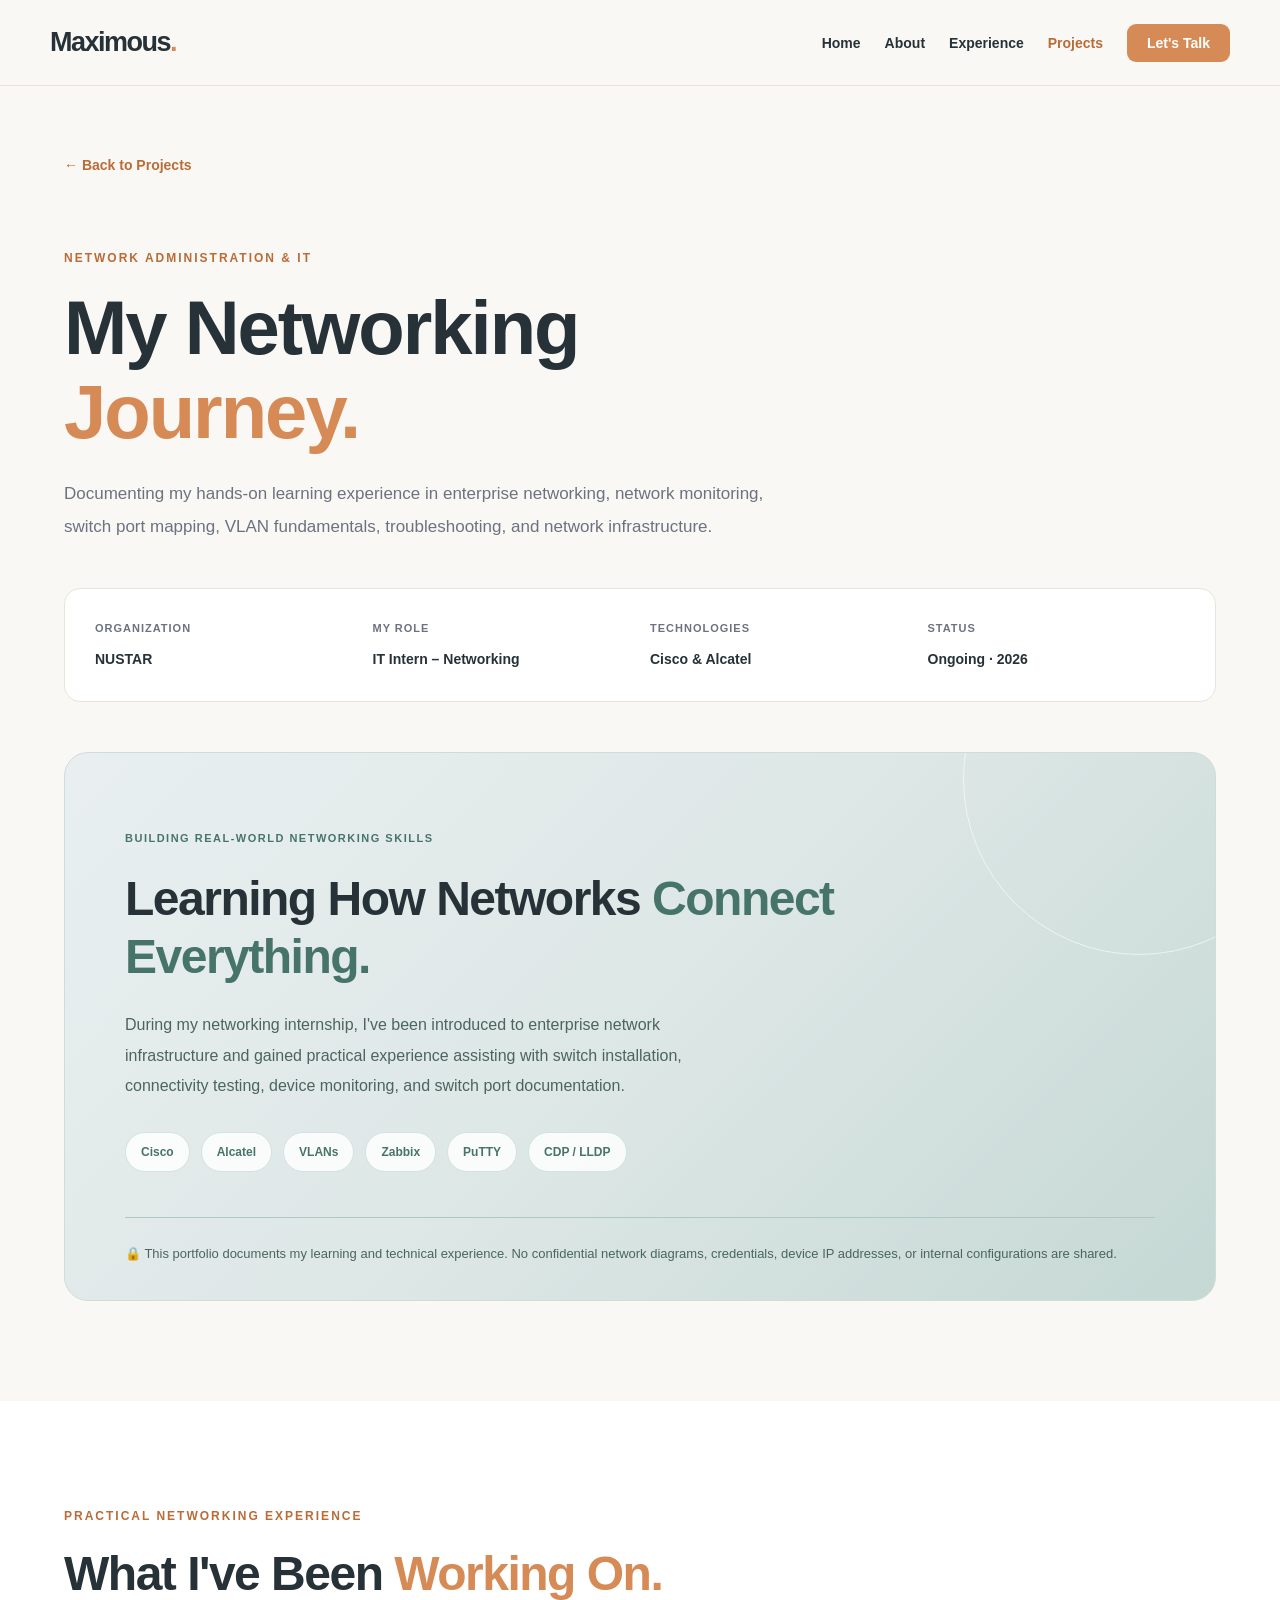
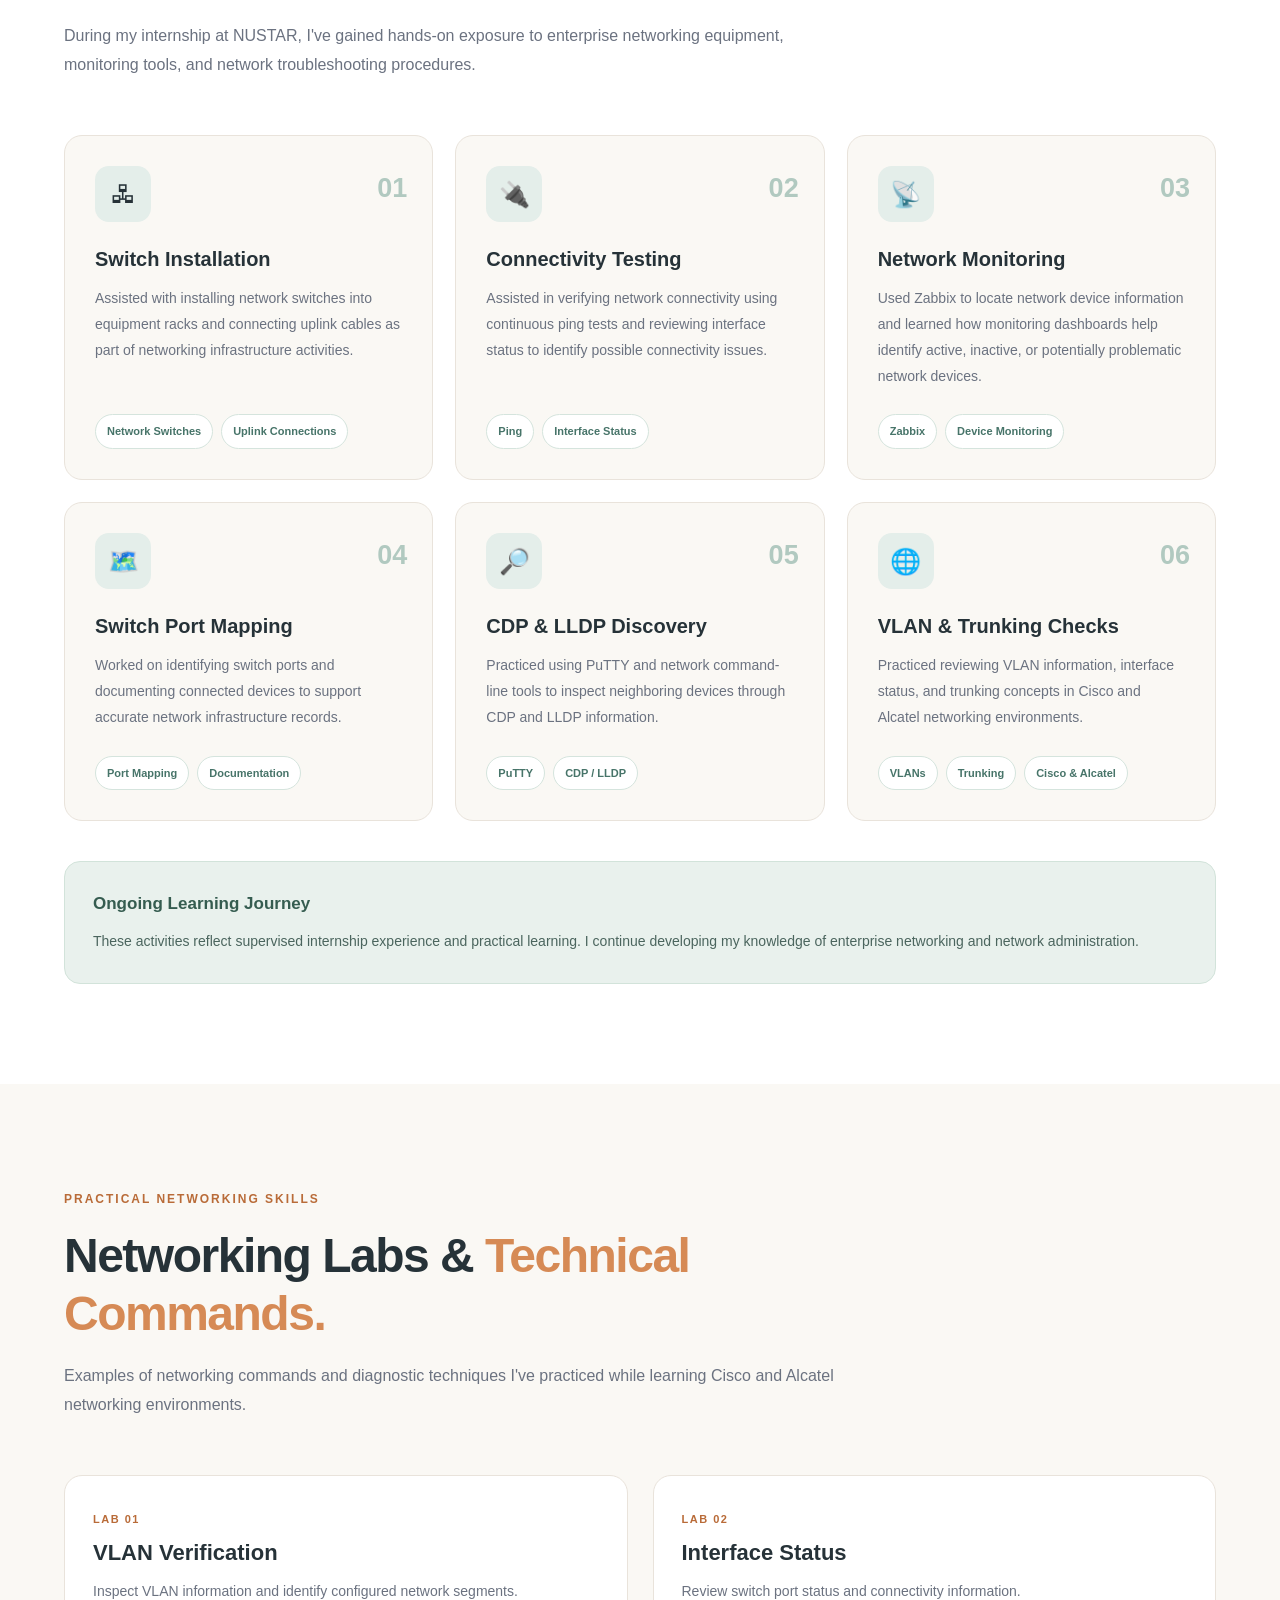
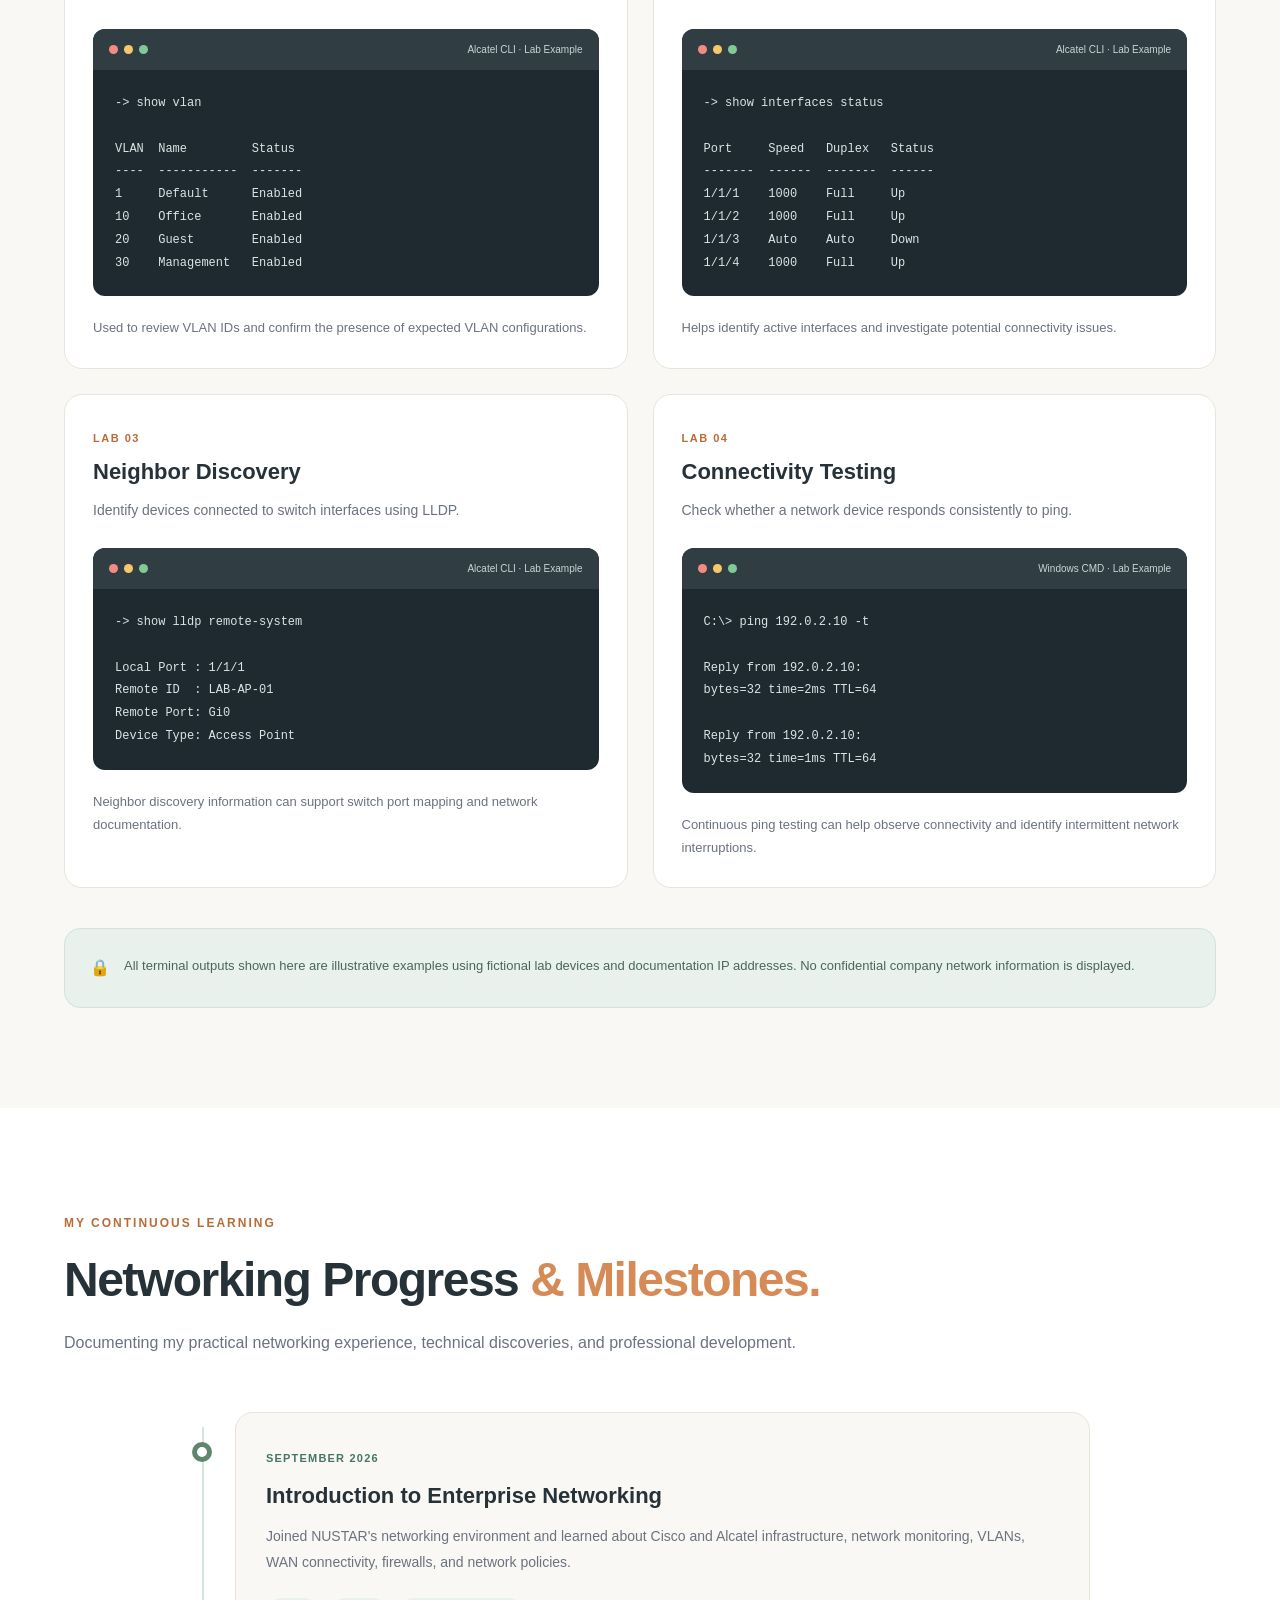
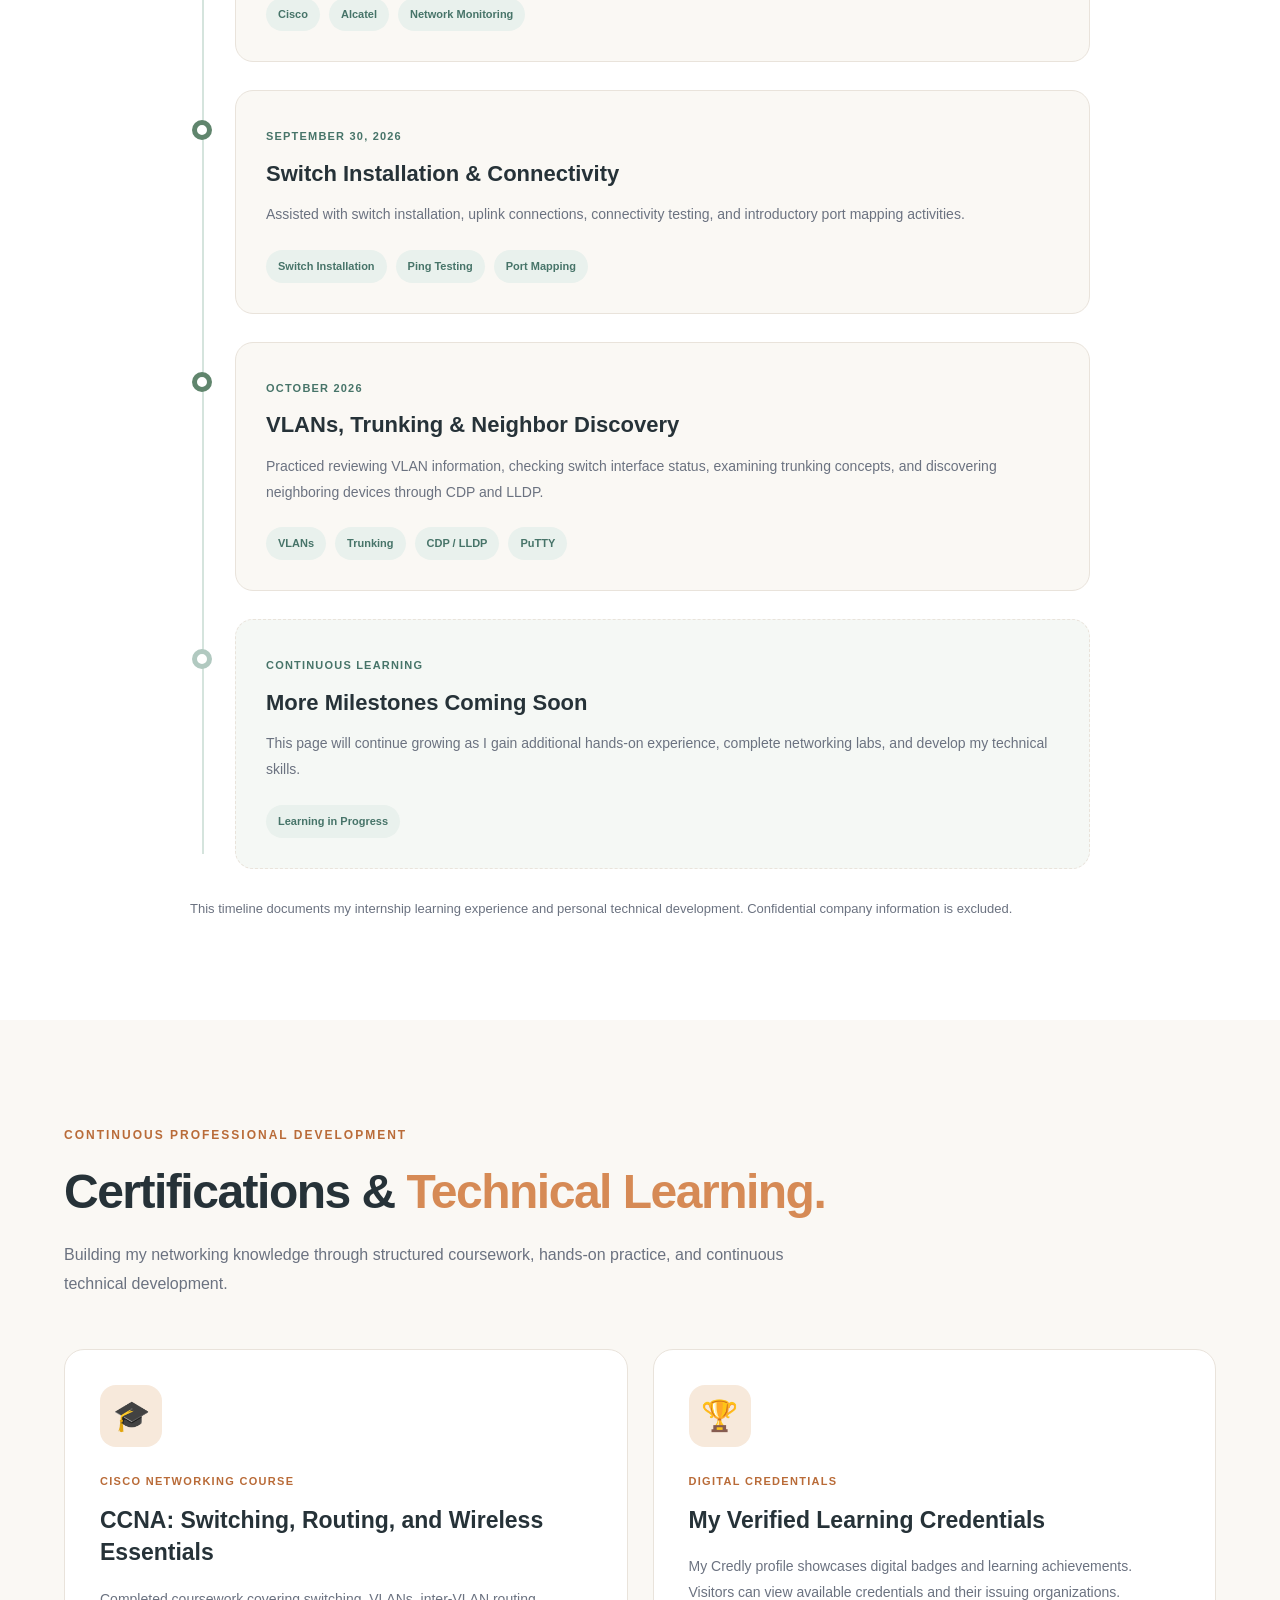
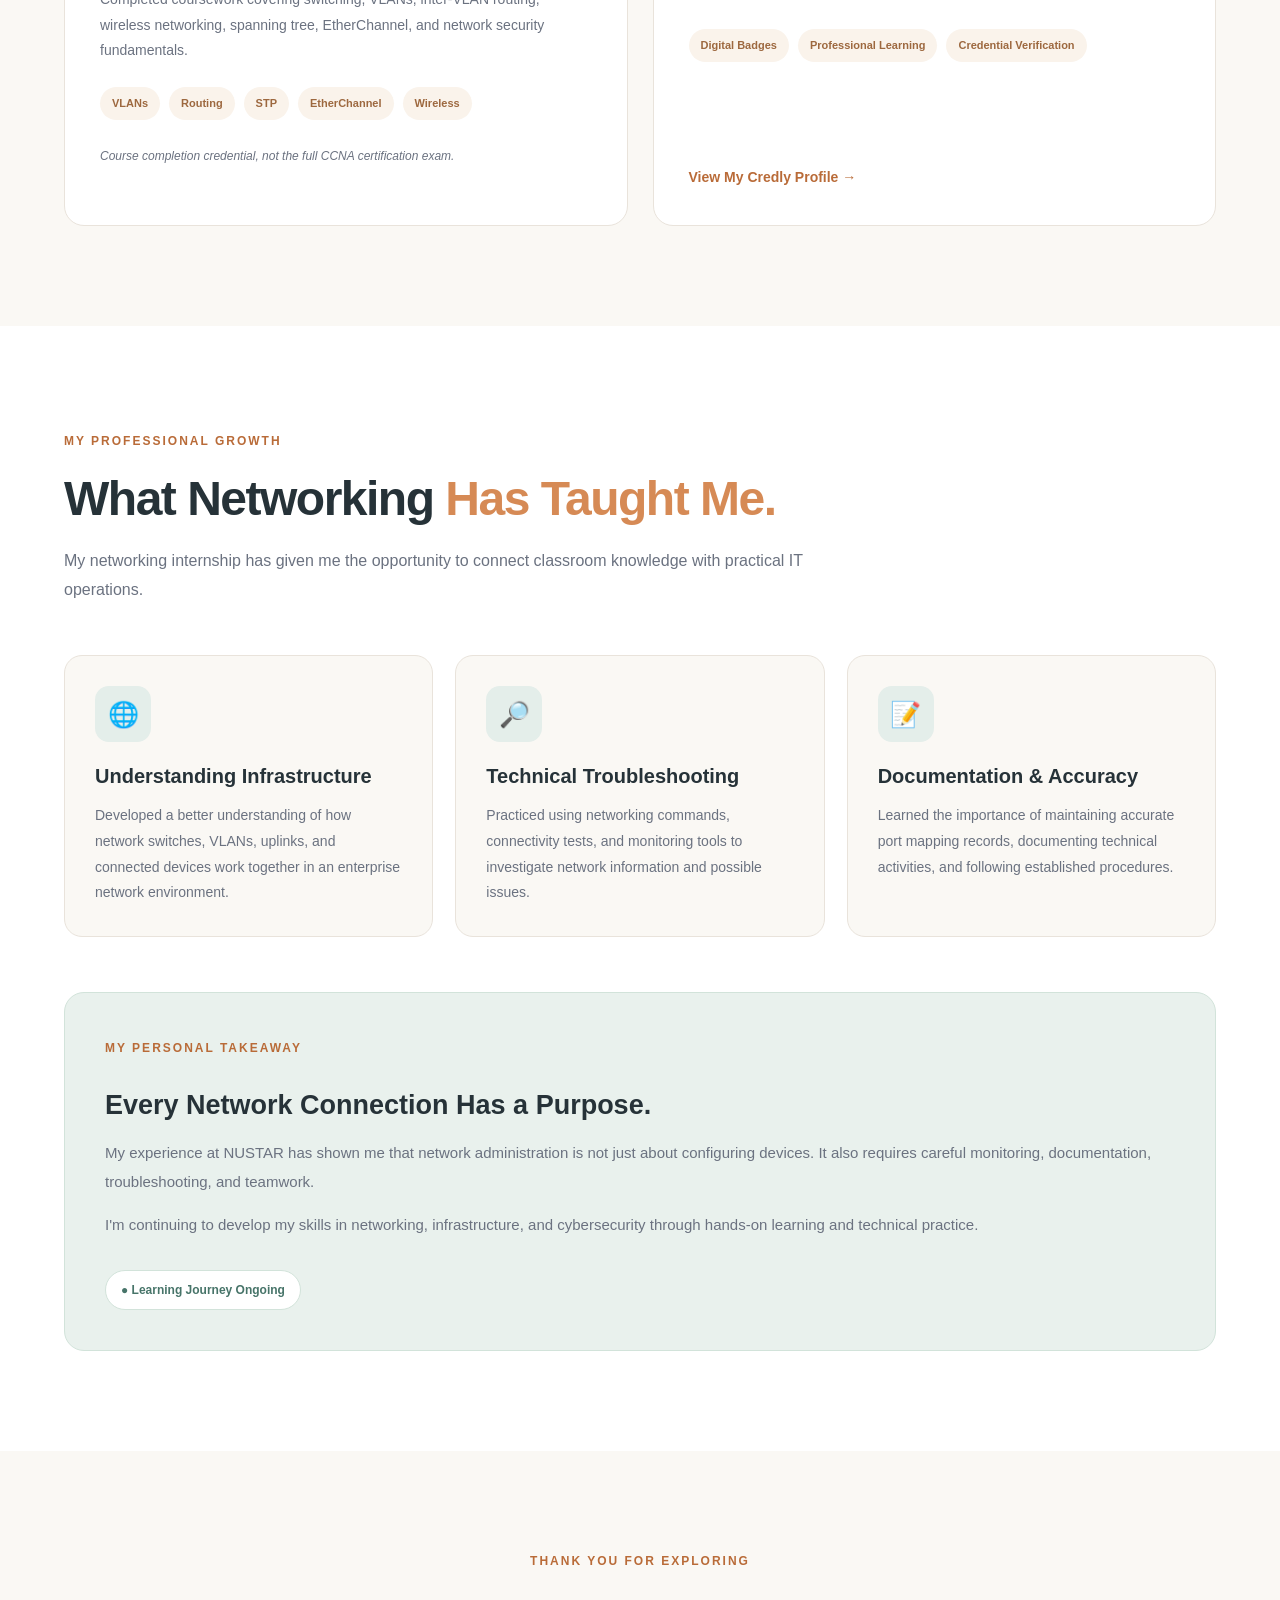
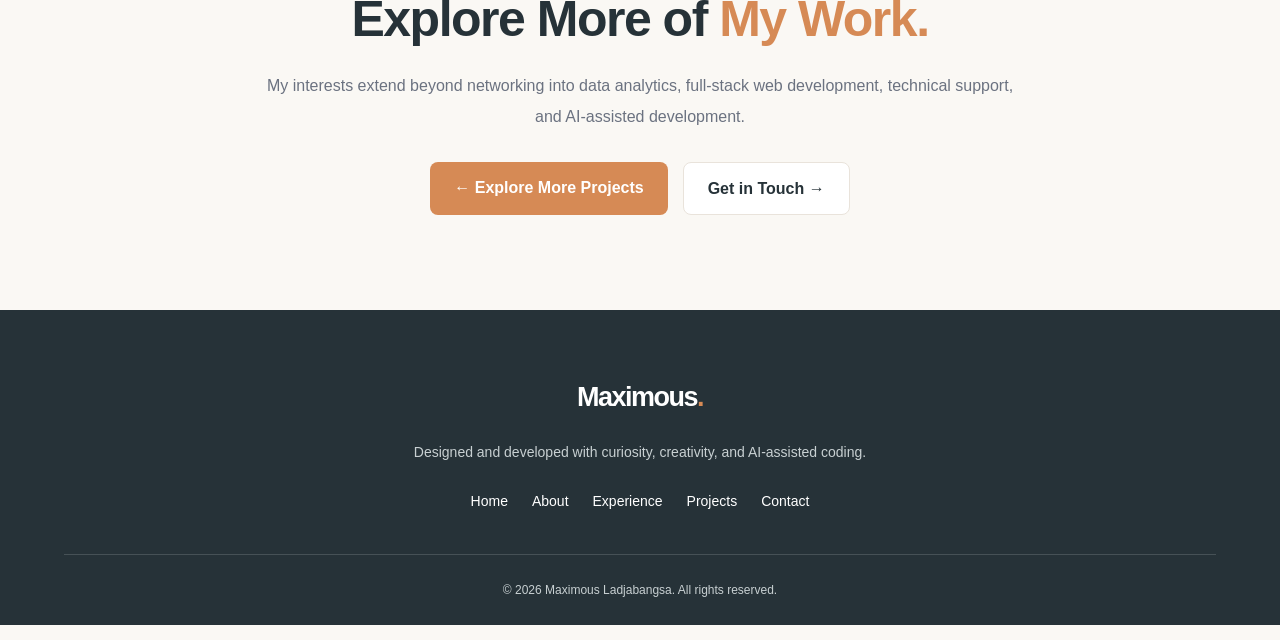
<file: projects/networking.html>
<!DOCTYPE html>
<html lang="en">
<head>
    <meta charset="UTF-8">
    <meta name="viewport"
          content="width=device-width, initial-scale=1.0">

    <meta name="description"
          content="Explore Maximous Ladjabangsa's networking journey,
          including Cisco, Alcatel, VLANs, switch monitoring,
          port mapping, and network troubleshooting.">

    <title>My Networking Journey | Maximous Ladjabangsa</title>

    <link rel="stylesheet" href="../style.css">
    <!-- Portfolio Favicon -->
<link
    rel="icon"
    type="image/svg+xml"
    href="../assets/favicon.svg"
>
</head>

<body>

    <!-- NAVIGATION BAR -->
    <header class="site-header">
        <nav class="navbar container"
             aria-label="Main navigation">

            <a href="../index.html" class="logo">
                Maximous<span>.</span>
            </a>

            <ul class="nav-links" id="nav-links">

                <li>
                    <a href="../index.html">Home</a>
                </li>

                <li>
                    <a href="../index.html#about">About</a>
                </li>

                <li>
                    <a href="../index.html#experience">
                        Experience
                    </a>
                </li>

                <li>
                    <a href="../index.html#projects"
                       class="active">
                        Projects
                    </a>
                </li>

                <li>
                    <a href="../index.html#contact"
                       class="nav-contact">
                        Let's Talk
                    </a>
                </li>

            </ul>

            <button class="menu-toggle"
                    id="menu-toggle"
                    type="button"
                    aria-label="Open navigation menu"
                    aria-expanded="false"
                    aria-controls="nav-links">
                <span></span>
                <span></span>
                <span></span>
            </button>

        </nav>
    </header>

    <main>

        <!-- NETWORKING INTRODUCTION -->
        <section class="case-study-hero">
            <div class="container">

                <a href="../index.html#projects"
                   class="back-link">
                    &larr; Back to Projects
                </a>

                <div class="case-study-intro">

                    <span class="section-label">
                        NETWORK ADMINISTRATION & IT
                    </span>

                    <h1>
                        My Networking
                        <span>Journey.</span>
                    </h1>

                    <p>
                        Documenting my hands-on learning
                        experience in enterprise networking,
                        network monitoring, switch port mapping,
                        VLAN fundamentals, troubleshooting,
                        and network infrastructure.
                    </p>

                </div>

                <!-- EXPERIENCE INFORMATION -->
                <div class="case-study-meta">

                    <div>
                        <span>ORGANIZATION</span>
                        <strong>NUSTAR</strong>
                    </div>

                    <div>
                        <span>MY ROLE</span>
                        <strong>IT Intern – Networking</strong>
                    </div>

                    <div>
                        <span>TECHNOLOGIES</span>
                        <strong>Cisco & Alcatel</strong>
                    </div>

                    <div>
                        <span>STATUS</span>
                        <strong>Ongoing · 2026</strong>
                    </div>

                </div>

                <!-- NETWORKING SHOWCASE -->
                <div class="networking-showcase">

                    <div class="networking-showcase-content">

                        <span class="networking-eyebrow">
                            BUILDING REAL-WORLD NETWORKING SKILLS
                        </span>

                        <h2>
                            Learning How Networks
                            <span>Connect Everything.</span>
                        </h2>

                        <p>
                            During my networking internship,
                            I've been introduced to enterprise
                            network infrastructure and gained
                            practical experience assisting with
                            switch installation, connectivity
                            testing, device monitoring,
                            and switch port documentation.
                        </p>

                        <div class="networking-showcase-tags">
                            <span>Cisco</span>
                            <span>Alcatel</span>
                            <span>VLANs</span>
                            <span>Zabbix</span>
                            <span>PuTTY</span>
                            <span>CDP / LLDP</span>
                        </div>

                    </div>

                    <div class="networking-showcase-note">
                        &#128274; This portfolio documents my
                        learning and technical experience.
                        No confidential network diagrams,
                        credentials, device IP addresses,
                        or internal configurations are shared.
                    </div>

                </div>

            </div>
        </section>
<!-- ========== HANDS-ON NETWORKING ========== -->
<section class="network-experience">
    <div class="container">

        <div class="network-experience-header">
            <span class="section-label">
                PRACTICAL NETWORKING EXPERIENCE
            </span>

            <h2>
                What I've Been
                <span>Working On.</span>
            </h2>

            <p>
                During my internship at NUSTAR, I've gained
                hands-on exposure to enterprise networking
                equipment, monitoring tools, and network
                troubleshooting procedures.
            </p>
        </div>

        <div class="network-experience-grid">

            <!-- 1. SWITCH INSTALLATION -->
            <article class="network-experience-card">
                <div class="network-task-icon">🖧</div>
                <span class="network-task-number">01</span>

                <h3>Switch Installation</h3>

                <p>
                    Assisted with installing network switches
                    into equipment racks and connecting
                    uplink cables as part of networking
                    infrastructure activities.
                </p>

                <div class="network-task-tags">
                    <span>Network Switches</span>
                    <span>Uplink Connections</span>
                </div>
            </article>

            <!-- 2. CONNECTIVITY TESTING -->
            <article class="network-experience-card">
                <div class="network-task-icon">🔌</div>
                <span class="network-task-number">02</span>

                <h3>Connectivity Testing</h3>

                <p>
                    Assisted in verifying network connectivity
                    using continuous ping tests and reviewing
                    interface status to identify possible
                    connectivity issues.
                </p>

                <div class="network-task-tags">
                    <span>Ping</span>
                    <span>Interface Status</span>
                </div>
            </article>

            <!-- 3. NETWORK MONITORING -->
            <article class="network-experience-card">
                <div class="network-task-icon">📡</div>
                <span class="network-task-number">03</span>

                <h3>Network Monitoring</h3>

                <p>
                    Used Zabbix to locate network device
                    information and learned how monitoring
                    dashboards help identify active,
                    inactive, or potentially problematic
                    network devices.
                </p>

                <div class="network-task-tags">
                    <span>Zabbix</span>
                    <span>Device Monitoring</span>
                </div>
            </article>

            <!-- 4. PORT MAPPING -->
            <article class="network-experience-card">
                <div class="network-task-icon">🗺️</div>
                <span class="network-task-number">04</span>

                <h3>Switch Port Mapping</h3>

                <p>
                    Worked on identifying switch ports
                    and documenting connected devices
                    to support accurate network
                    infrastructure records.
                </p>

                <div class="network-task-tags">
                    <span>Port Mapping</span>
                    <span>Documentation</span>
                </div>
            </article>

            <!-- 5. CDP / LLDP -->
            <article class="network-experience-card">
                <div class="network-task-icon">🔎</div>
                <span class="network-task-number">05</span>

                <h3>CDP & LLDP Discovery</h3>

                <p>
                    Practiced using PuTTY and network
                    command-line tools to inspect
                    neighboring devices through CDP
                    and LLDP information.
                </p>

                <div class="network-task-tags">
                    <span>PuTTY</span>
                    <span>CDP / LLDP</span>
                </div>
            </article>

            <!-- 6. VLANS -->
            <article class="network-experience-card">
                <div class="network-task-icon">🌐</div>
                <span class="network-task-number">06</span>

                <h3>VLAN & Trunking Checks</h3>

                <p>
                    Practiced reviewing VLAN information,
                    interface status, and trunking
                    concepts in Cisco and Alcatel
                    networking environments.
                </p>

                <div class="network-task-tags">
                    <span>VLANs</span>
                    <span>Trunking</span>
                    <span>Cisco & Alcatel</span>
                </div>
            </article>

        </div>

        <div class="network-experience-note">
            <strong>Ongoing Learning Journey</strong>
            <p>
                These activities reflect supervised internship
                experience and practical learning. I continue
                developing my knowledge of enterprise networking
                and network administration.
            </p>
        </div>

    </div>
</section>
<!-- ========== END HANDS-ON NETWORKING ========== -->

<!-- ========== NETWORKING LABS ========== -->
<section class="network-labs">
    <div class="container">

        <div class="network-labs-header">
            <span class="section-label">
                PRACTICAL NETWORKING SKILLS
            </span>

            <h2>
                Networking Labs &
                <span>Technical Commands.</span>
            </h2>

            <p>
                Examples of networking commands and
                diagnostic techniques I've practiced
                while learning Cisco and Alcatel
                networking environments.
            </p>
        </div>

        <div class="network-labs-grid">

            <!-- LAB 1 -->
            <article class="network-lab-card">

                <div class="network-lab-heading">
                    <span class="lab-number">LAB 01</span>
                    <h3>VLAN Verification</h3>
                    <p>
                        Inspect VLAN information and
                        identify configured network segments.
                    </p>
                </div>

                <div class="terminal-window">
                    <div class="terminal-header">
                        <div class="terminal-dots">
                            <span></span>
                            <span></span>
                            <span></span>
                        </div>
                        <span>Alcatel CLI · Lab Example</span>
                    </div>

                    <pre><code>-> show vlan

VLAN  Name         Status
----  -----------  -------
1     Default      Enabled
10    Office       Enabled
20    Guest        Enabled
30    Management   Enabled</code></pre>
                </div>

                <p class="lab-explanation">
                    Used to review VLAN IDs and
                    confirm the presence of expected
                    VLAN configurations.
                </p>
            </article>

            <!-- LAB 2 -->
            <article class="network-lab-card">

                <div class="network-lab-heading">
                    <span class="lab-number">LAB 02</span>
                    <h3>Interface Status</h3>
                    <p>
                        Review switch port status
                        and connectivity information.
                    </p>
                </div>

                <div class="terminal-window">
                    <div class="terminal-header">
                        <div class="terminal-dots">
                            <span></span>
                            <span></span>
                            <span></span>
                        </div>
                        <span>Alcatel CLI · Lab Example</span>
                    </div>

                    <pre><code>-> show interfaces status

Port     Speed   Duplex   Status
-------  ------  -------  ------
1/1/1    1000    Full     Up
1/1/2    1000    Full     Up
1/1/3    Auto    Auto     Down
1/1/4    1000    Full     Up</code></pre>
                </div>

                <p class="lab-explanation">
                    Helps identify active interfaces
                    and investigate potential
                    connectivity issues.
                </p>
            </article>

            <!-- LAB 3 -->
            <article class="network-lab-card">

                <div class="network-lab-heading">
                    <span class="lab-number">LAB 03</span>
                    <h3>Neighbor Discovery</h3>
                    <p>
                        Identify devices connected
                        to switch interfaces using LLDP.
                    </p>
                </div>

                <div class="terminal-window">
                    <div class="terminal-header">
                        <div class="terminal-dots">
                            <span></span>
                            <span></span>
                            <span></span>
                        </div>
                        <span>Alcatel CLI · Lab Example</span>
                    </div>

                    <pre><code>-> show lldp remote-system

Local Port : 1/1/1
Remote ID  : LAB-AP-01
Remote Port: Gi0
Device Type: Access Point</code></pre>
                </div>

                <p class="lab-explanation">
                    Neighbor discovery information
                    can support switch port mapping
                    and network documentation.
                </p>
            </article>

            <!-- LAB 4 -->
            <article class="network-lab-card">

                <div class="network-lab-heading">
                    <span class="lab-number">LAB 04</span>
                    <h3>Connectivity Testing</h3>
                    <p>
                        Check whether a network device
                        responds consistently to ping.
                    </p>
                </div>

                <div class="terminal-window">
                    <div class="terminal-header">
                        <div class="terminal-dots">
                            <span></span>
                            <span></span>
                            <span></span>
                        </div>
                        <span>Windows CMD · Lab Example</span>
                    </div>

                    <pre><code>C:\> ping 192.0.2.10 -t

Reply from 192.0.2.10:
bytes=32 time=2ms TTL=64

Reply from 192.0.2.10:
bytes=32 time=1ms TTL=64</code></pre>
                </div>

                <p class="lab-explanation">
                    Continuous ping testing can help
                    observe connectivity and identify
                    intermittent network interruptions.
                </p>
            </article>

        </div>

        <div class="network-lab-disclaimer">
            <span>🔒</span>
            <p>
                All terminal outputs shown here are
                illustrative examples using fictional
                lab devices and documentation IP addresses.
                No confidential company network information
                is displayed.
            </p>
        </div>

    </div>
</section>
<!-- ========== END NETWORKING LABS ========== -->

<!-- ========== NETWORKING LEARNING TIMELINE ========== -->
<section class="network-journey">
    <div class="container">

        <div class="network-journey-header">
            <span class="section-label">
                MY CONTINUOUS LEARNING
            </span>

            <h2>
                Networking Progress
                <span>& Milestones.</span>
            </h2>

            <p>
                Documenting my practical networking
                experience, technical discoveries,
                and professional development.
            </p>
        </div>

        <div class="network-journey-timeline">

            <!-- MILESTONE 1 -->
            <article class="network-milestone">
                <div class="milestone-dot"></div>

                <div class="milestone-card">
                    <span class="milestone-date">
                        SEPTEMBER 2026
                    </span>

                    <h3>Introduction to Enterprise Networking</h3>

                    <p>
                        Joined NUSTAR's networking environment
                        and learned about Cisco and Alcatel
                        infrastructure, network monitoring,
                        VLANs, WAN connectivity, firewalls,
                        and network policies.
                    </p>

                    <div class="milestone-tags">
                        <span>Cisco</span>
                        <span>Alcatel</span>
                        <span>Network Monitoring</span>
                    </div>
                </div>
            </article>

            <!-- MILESTONE 2 -->
            <article class="network-milestone">
                <div class="milestone-dot"></div>

                <div class="milestone-card">
                    <span class="milestone-date">
                        SEPTEMBER 30, 2026
                    </span>

                    <h3>Switch Installation & Connectivity</h3>

                    <p>
                        Assisted with switch installation,
                        uplink connections, connectivity
                        testing, and introductory port
                        mapping activities.
                    </p>

                    <div class="milestone-tags">
                        <span>Switch Installation</span>
                        <span>Ping Testing</span>
                        <span>Port Mapping</span>
                    </div>
                </div>
            </article>

            <!-- MILESTONE 3 -->
            <article class="network-milestone">
                <div class="milestone-dot"></div>

                <div class="milestone-card">
                    <span class="milestone-date">
                        OCTOBER 2026
                    </span>

                    <h3>VLANs, Trunking & Neighbor Discovery</h3>

                    <p>
                        Practiced reviewing VLAN information,
                        checking switch interface status,
                        examining trunking concepts,
                        and discovering neighboring devices
                        through CDP and LLDP.
                    </p>

                    <div class="milestone-tags">
                        <span>VLANs</span>
                        <span>Trunking</span>
                        <span>CDP / LLDP</span>
                        <span>PuTTY</span>
                    </div>
                </div>
            </article>

            <!-- FUTURE UPDATES -->
            <article class="network-milestone future-milestone">
                <div class="milestone-dot"></div>

                <div class="milestone-card">
                    <span class="milestone-date">
                        CONTINUOUS LEARNING
                    </span>

                    <h3>More Milestones Coming Soon</h3>

                    <p>
                        This page will continue growing
                        as I gain additional hands-on
                        experience, complete networking
                        labs, and develop my technical skills.
                    </p>

                    <div class="milestone-tags">
                        <span>Learning in Progress</span>
                    </div>
                </div>
            </article>

        </div>

        <p class="network-journey-disclaimer">
            This timeline documents my internship learning
            experience and personal technical development.
            Confidential company information is excluded.
        </p>

    </div>
</section>
<!-- ========== END NETWORKING TIMELINE ========== -->

<!-- ========== NETWORKING CERTIFICATIONS ========== -->
<section class="network-certifications">
    <div class="container">

        <div class="network-cert-header">
            <span class="section-label">
                CONTINUOUS PROFESSIONAL DEVELOPMENT
            </span>

            <h2>
                Certifications &
                <span>Technical Learning.</span>
            </h2>

            <p>
                Building my networking knowledge through
                structured coursework, hands-on practice,
                and continuous technical development.
            </p>
        </div>

        <div class="network-cert-grid">

            <!-- CISCO COURSE -->
            <article class="network-cert-card">

                <div class="network-cert-icon">
                    &#127891;
                </div>

                <span class="network-cert-type">
                    CISCO NETWORKING COURSE
                </span>

                <h3>
                    CCNA: Switching, Routing,
                    and Wireless Essentials
                </h3>

                <p>
                    Completed coursework covering
                    switching, VLANs, inter-VLAN routing,
                    wireless networking, spanning tree,
                    EtherChannel, and network security
                    fundamentals.
                </p>

                <div class="network-cert-tags">
                    <span>VLANs</span>
                    <span>Routing</span>
                    <span>STP</span>
                    <span>EtherChannel</span>
                    <span>Wireless</span>
                </div>

                <p class="network-cert-note">
                    Course completion credential,
                    not the full CCNA certification exam.
                </p>

            </article>

            <!-- CREDLY PROFILE -->
            <article class="network-cert-card">

                <div class="network-cert-icon">
                    &#127942;
                </div>

                <span class="network-cert-type">
                    DIGITAL CREDENTIALS
                </span>

                <h3>
                    My Verified Learning Credentials
                </h3>

                <p>
                    My Credly profile showcases digital
                    badges and learning achievements.
                    Visitors can view available credentials
                    and their issuing organizations.
                </p>

                <div class="network-cert-tags">
                    <span>Digital Badges</span>
                    <span>Professional Learning</span>
                    <span>Credential Verification</span>
                </div>

                <a
                    href="https://www.credly.com/users/maximous-ladjabangsa/badges"
                    target="_blank"
                    rel="noopener noreferrer"
                    class="network-cert-link"
                >
                    View My Credly Profile &rarr;
                </a>

            </article>

        </div>

    </div>
</section>
<!-- ========== END NETWORKING CERTIFICATIONS ========== -->

<!-- ========== NETWORKING REFLECTION ========== -->
<section class="network-reflection-section">
    <div class="container">

        <div class="network-reflection-header">
            <span class="section-label">
                MY PROFESSIONAL GROWTH
            </span>

            <h2>
                What Networking
                <span>Has Taught Me.</span>
            </h2>

            <p>
                My networking internship has given me
                the opportunity to connect classroom
                knowledge with practical IT operations.
            </p>
        </div>

        <div class="network-reflection-grid">

            <article class="network-reflection-card">
                <div class="network-reflection-icon">
                    &#127760;
                </div>

                <h3>Understanding Infrastructure</h3>

                <p>
                    Developed a better understanding
                    of how network switches, VLANs,
                    uplinks, and connected devices
                    work together in an enterprise
                    network environment.
                </p>
            </article>

            <article class="network-reflection-card">
                <div class="network-reflection-icon">
                    &#128270;
                </div>

                <h3>Technical Troubleshooting</h3>

                <p>
                    Practiced using networking commands,
                    connectivity tests, and monitoring
                    tools to investigate network
                    information and possible issues.
                </p>
            </article>

            <article class="network-reflection-card">
                <div class="network-reflection-icon">
                    &#128221;
                </div>

                <h3>Documentation & Accuracy</h3>

                <p>
                    Learned the importance of maintaining
                    accurate port mapping records,
                    documenting technical activities,
                    and following established procedures.
                </p>
            </article>

        </div>

        <div class="network-personal-takeaway">
            <span class="section-label">
                MY PERSONAL TAKEAWAY
            </span>

            <h3>
                Every Network Connection
                Has a Purpose.
            </h3>

            <p>
                My experience at NUSTAR has shown me
                that network administration is not
                just about configuring devices.
                It also requires careful monitoring,
                documentation, troubleshooting,
                and teamwork.
            </p>

            <p>
                I'm continuing to develop my skills
                in networking, infrastructure,
                and cybersecurity through hands-on
                learning and technical practice.
            </p>

            <span class="network-update-label">
                &#9679; Learning Journey Ongoing
            </span>
        </div>

    </div>
</section>
<!-- ========== END NETWORKING REFLECTION ========== -->

<!-- ========== PROJECT ENDING ========== -->
<section class="project-ending">
    <div class="container project-ending-content">

        <span class="section-label">
            THANK YOU FOR EXPLORING
        </span>

        <h2>
            Explore More of <span>My Work.</span>
        </h2>

        <p>
            My interests extend beyond networking
            into data analytics, full-stack web
            development, technical support,
            and AI-assisted development.
        </p>

        <div class="project-ending-buttons">
            <a href="../index.html#projects" class="btn">
                &larr; Explore More Projects
            </a>

            <a href="mailto:maximousmatibag@gmail.com"
               class="btn-outline">
                Get in Touch &rarr;
            </a>
        </div>

    </div>
</section>
<!-- ========== END PROJECT ENDING ========== -->


    </main>
    
<!-- ========== FOOTER ========== -->
<footer class="site-footer">
    <div class="container footer-content">

        <a href="../index.html" class="logo">
            Maximous<span>.</span>
        </a>

        <p>
            Designed and developed with curiosity,
            creativity, and AI-assisted coding.
        </p>

        <div class="footer-links">
            <a href="../index.html">Home</a>
            <a href="../index.html#about">About</a>
            <a href="../index.html#experience">Experience</a>
            <a href="../index.html#projects">Projects</a>
            <a href="mailto:maximousmatibag@gmail.com">
                Contact
            </a>
        </div>

        <div class="footer-bottom">
            <p>
                &copy; <span id="current-year">2026</span>
                Maximous Ladjabangsa. All rights reserved.
            </p>
        </div>

    </div>
</footer>
<!-- ========== END FOOTER ========== -->


    <script src="../script.js"></script>

</body>
</html>
</file>
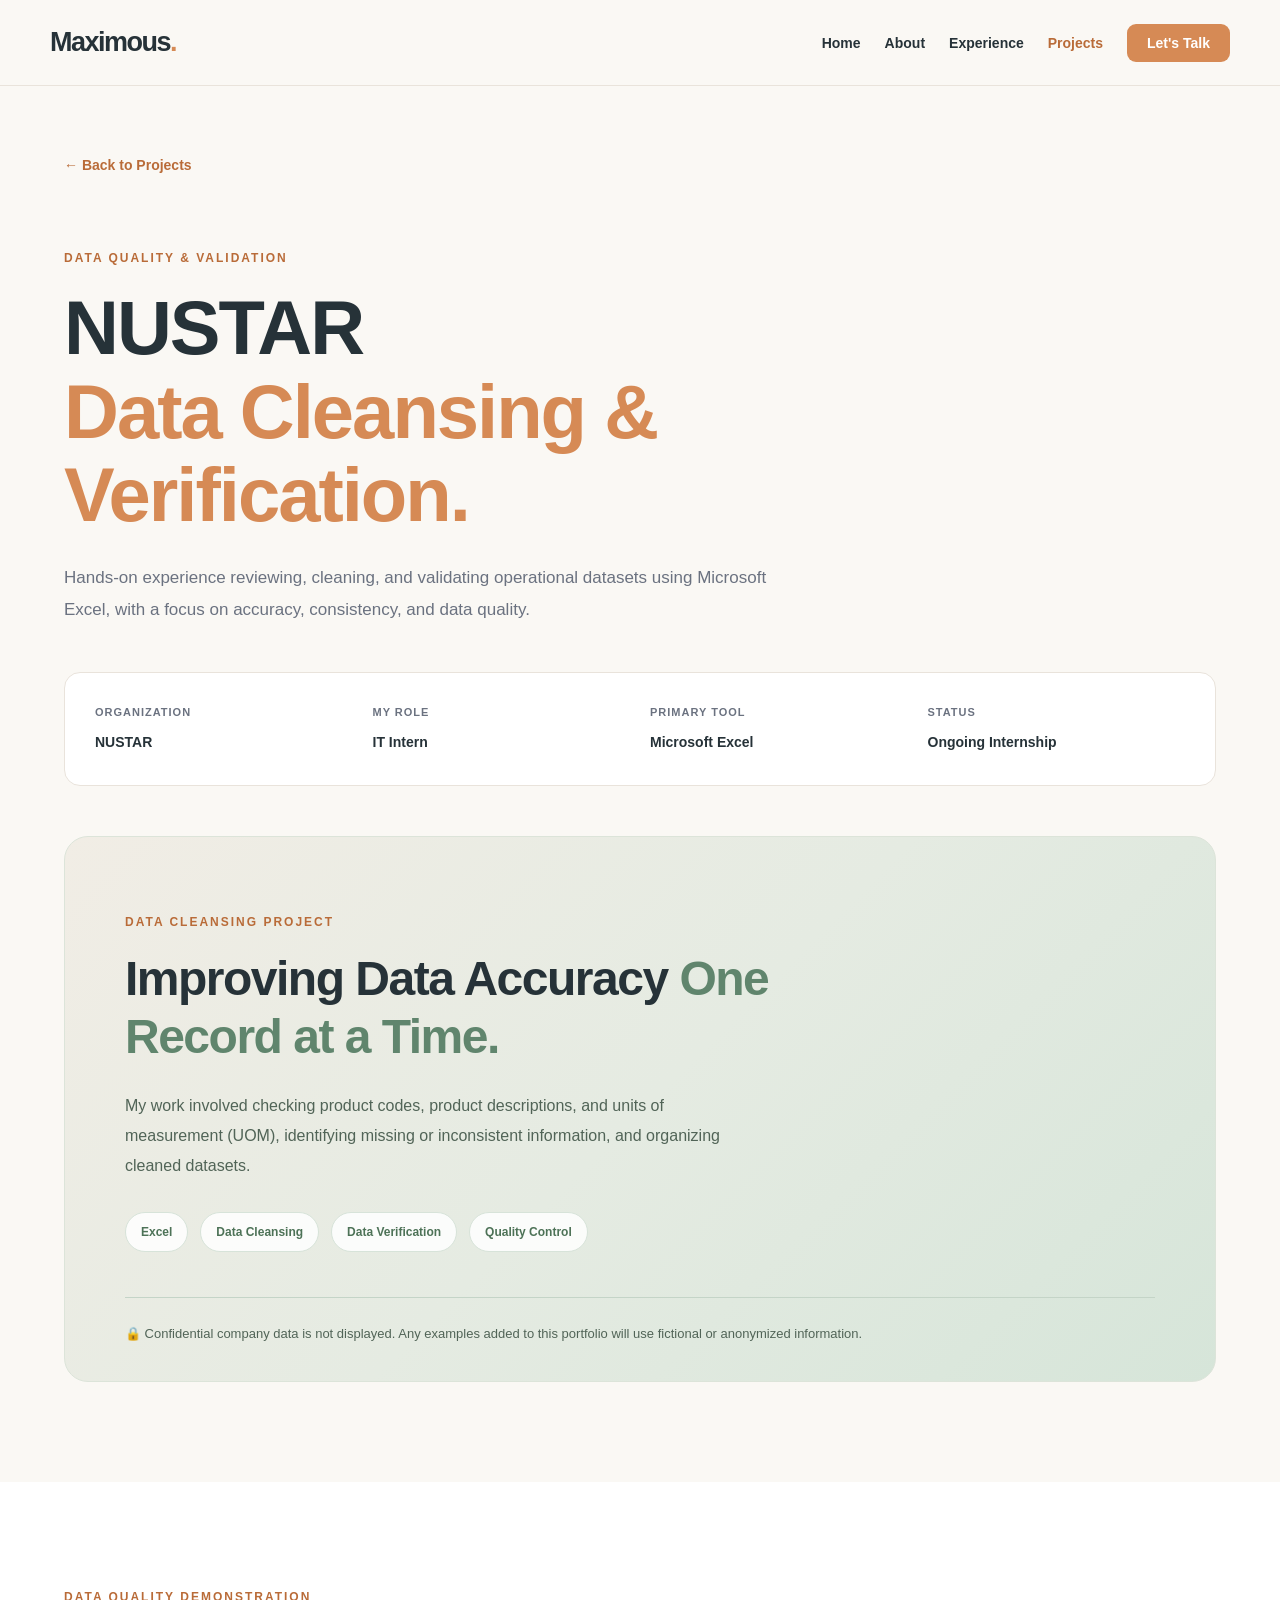
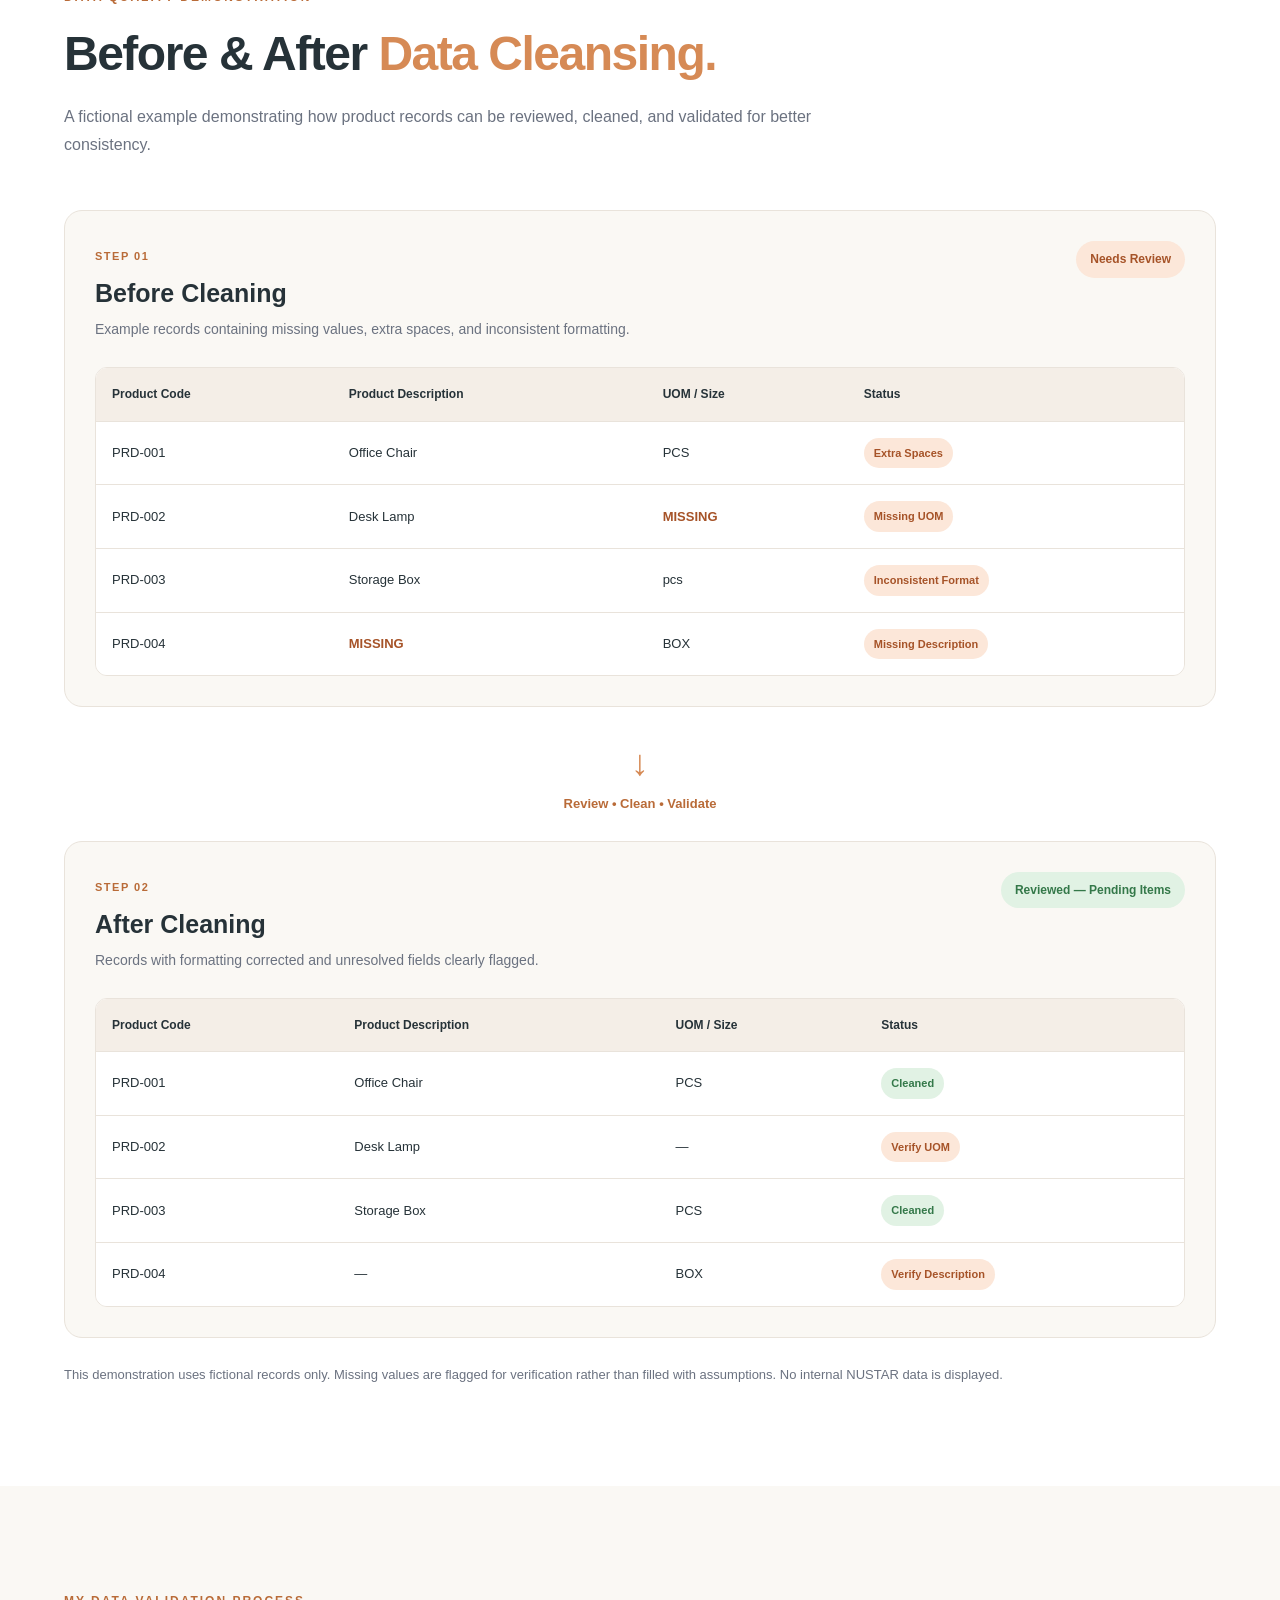
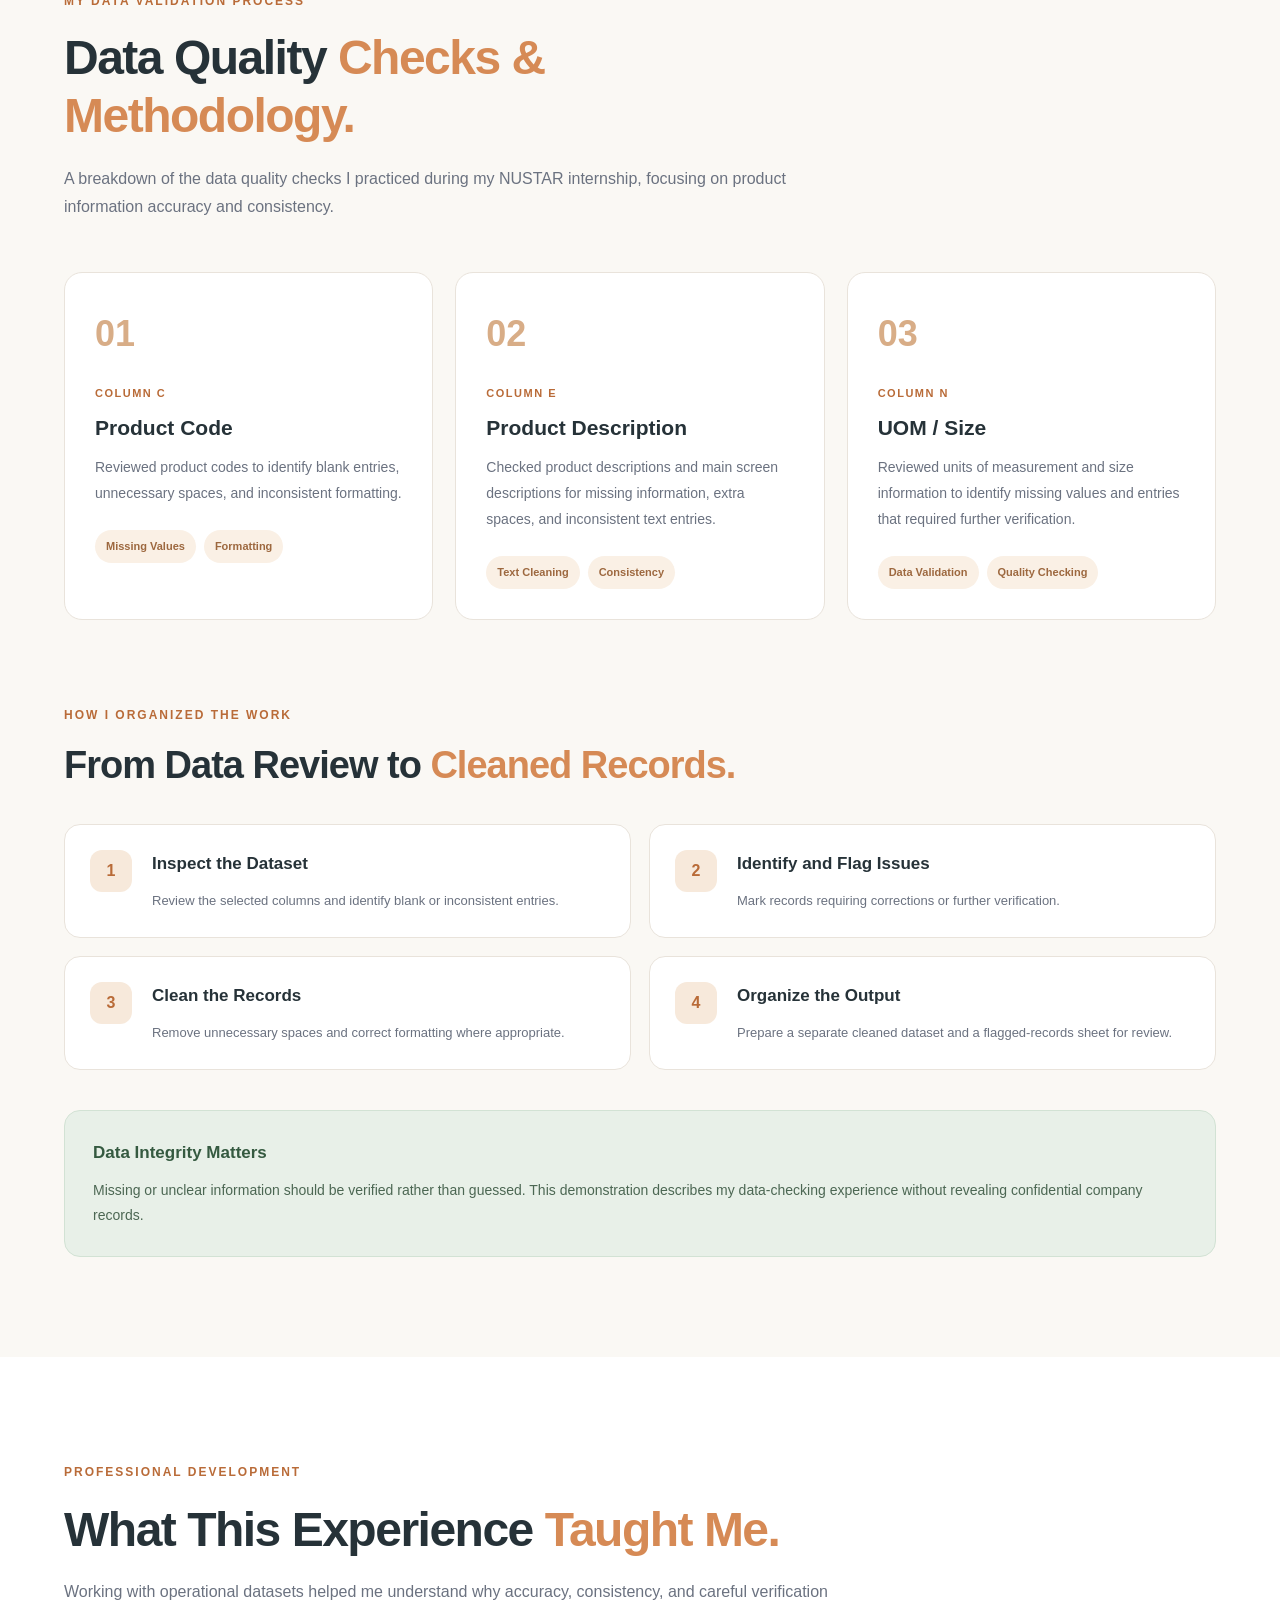
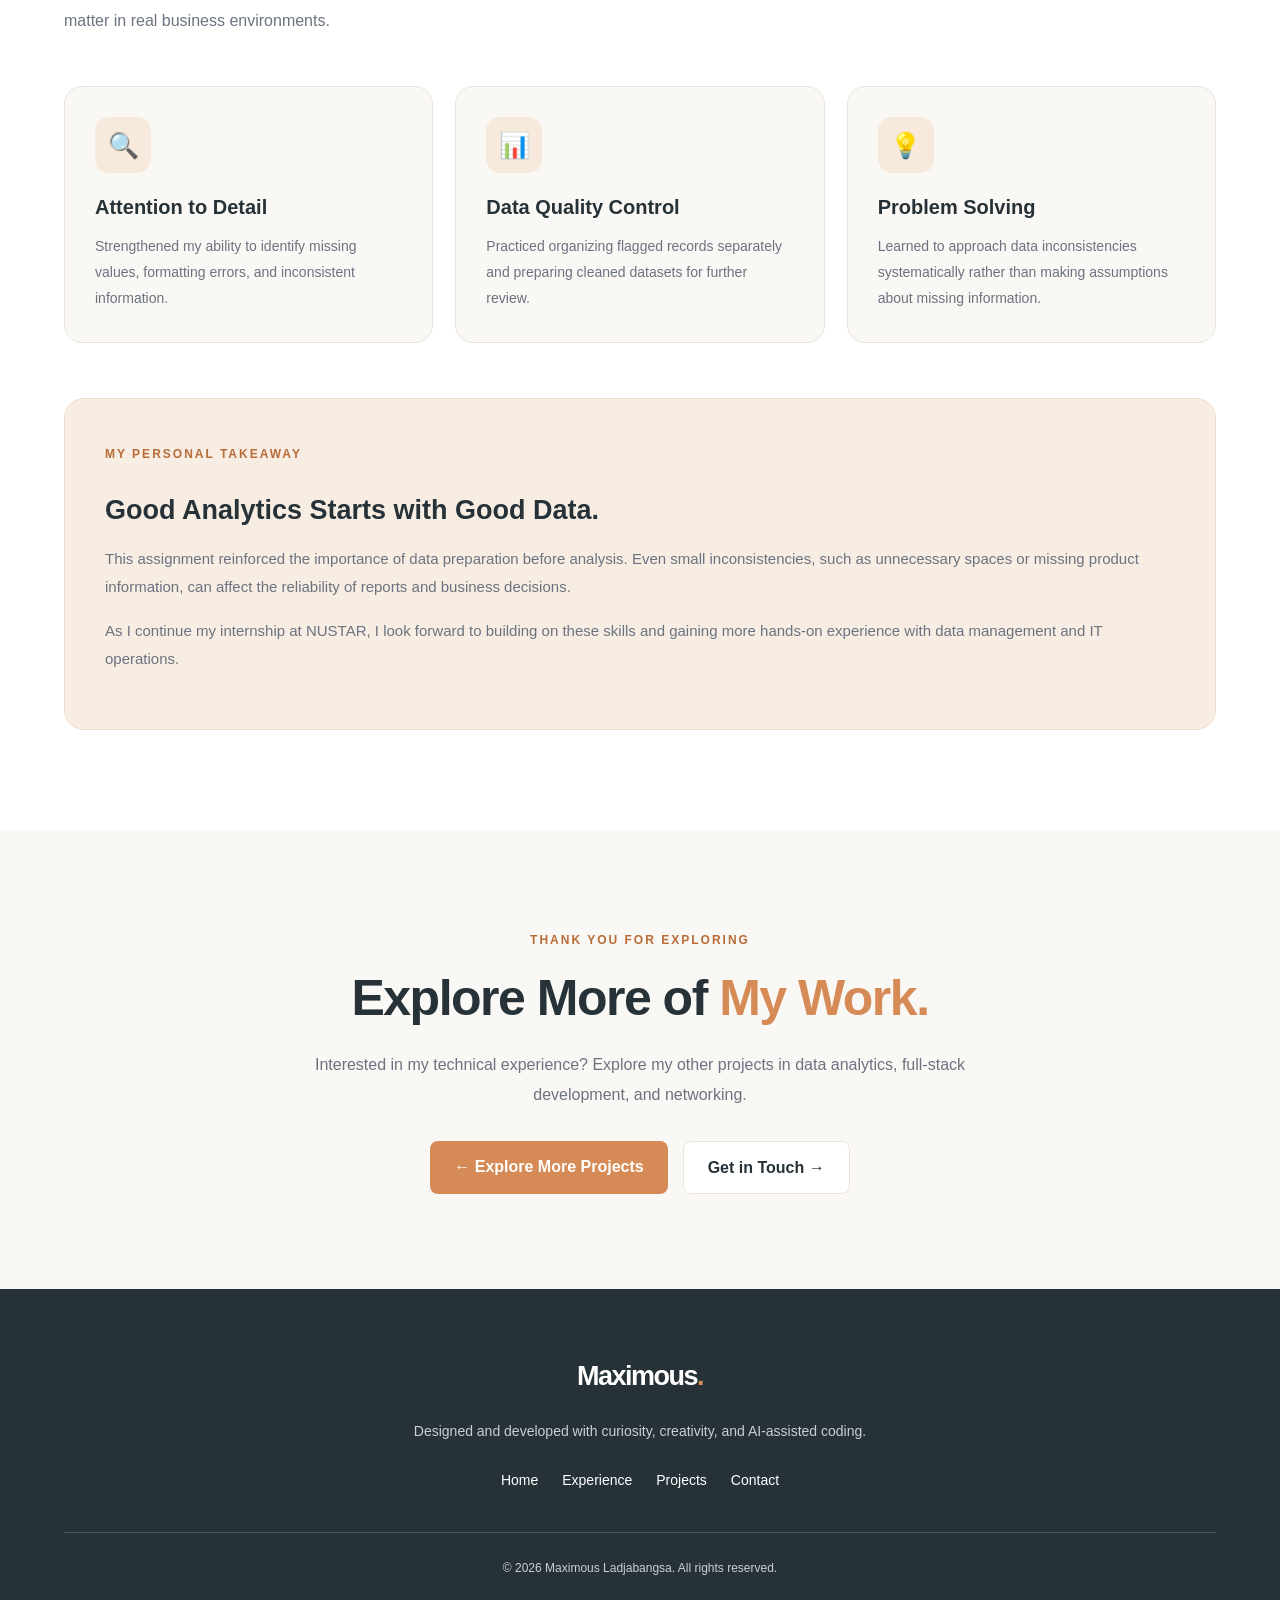
<file: projects/nustar-data.html>
<!DOCTYPE html>
<html lang="en">
<head>
    <meta charset="UTF-8">
    <meta name="viewport"
          content="width=device-width, initial-scale=1.0">

    <meta name="description"
          content="Explore Maximous Ladjabangsa's data cleansing
          and quality verification experience at NUSTAR,
          including Excel data validation and record accuracy.">

    <title>NUSTAR Data Cleansing | Maximous Ladjabangsa</title>

    <link rel="stylesheet" href="../style.css">
    <!-- Portfolio Favicon -->
<link
    rel="icon"
    type="image/svg+xml"
    href="../assets/favicon.svg"
>
</head>

<body>

    <!-- NAVIGATION -->
    <header class="site-header">
        <nav class="navbar container"
             aria-label="Main navigation">

            <a href="../index.html" class="logo">
                Maximous<span>.</span>
            </a>

            <ul class="nav-links" id="nav-links">

                <li>
                    <a href="../index.html">Home</a>
                </li>

                <li>
                    <a href="../index.html#about">About</a>
                </li>

                <li>
                    <a href="../index.html#experience">
                        Experience
                    </a>
                </li>

                <li>
                    <a href="../index.html#projects"
                       class="active">
                        Projects
                    </a>
                </li>

                <li>
                    <a href="../index.html#contact"
                       class="nav-contact">
                        Let's Talk
                    </a>
                </li>

            </ul>

            <button class="menu-toggle"
                    id="menu-toggle"
                    type="button"
                    aria-label="Open navigation menu"
                    aria-expanded="false"
                    aria-controls="nav-links">
                <span></span>
                <span></span>
                <span></span>
            </button>
        </nav>
    </header>

    <main>
        <section class="case-study-hero">
            <div class="container">

                <a href="../index.html#projects"
                   class="back-link">
                    &larr; Back to Projects
                </a>

                <!-- PROJECT INTRODUCTION -->
                <div class="case-study-intro">

                    <span class="section-label">
                        DATA QUALITY & VALIDATION
                    </span>

                    <h1>
                        NUSTAR
                        <span>Data Cleansing & Verification.</span>
                    </h1>

                    <p>
                        Hands-on experience reviewing,
                        cleaning, and validating operational
                        datasets using Microsoft Excel,
                        with a focus on accuracy,
                        consistency, and data quality.
                    </p>

                </div>

                <!-- PROJECT INFORMATION -->
                <div class="case-study-meta">

                    <div>
                        <span>ORGANIZATION</span>
                        <strong>NUSTAR</strong>
                    </div>

                    <div>
                        <span>MY ROLE</span>
                        <strong>IT Intern</strong>
                    </div>

                    <div>
                        <span>PRIMARY TOOL</span>
                        <strong>Microsoft Excel</strong>
                    </div>

                    <div>
                        <span>STATUS</span>
                        <strong>Ongoing Internship</strong>
                    </div>

                </div>

                <!-- PROJECT SHOWCASE -->
                <div class="nustar-data-showcase">

                    <div class="nustar-showcase-content">

                        <span class="section-label">
                            DATA CLEANSING PROJECT
                        </span>

                        <h2>
                            Improving Data Accuracy
                            <span>One Record at a Time.</span>
                        </h2>

                        <p>
                            My work involved checking product
                            codes, product descriptions, and
                            units of measurement (UOM),
                            identifying missing or inconsistent
                            information, and organizing
                            cleaned datasets.
                        </p>

                        <div class="nustar-showcase-tags">
                            <span>Excel</span>
                            <span>Data Cleansing</span>
                            <span>Data Verification</span>
                            <span>Quality Control</span>
                        </div>

                    </div>

                    <div class="nustar-data-privacy">
                        &#128274; Confidential company data
                        is not displayed. Any examples
                        added to this portfolio will use
                        fictional or anonymized information.
                    </div>

                </div>

            </div>
        </section>
    
    
<!-- ========== DATA CLEANSING DEMONSTRATION ========== -->
<section class="data-demo-section">
    <div class="container">

        <div class="data-demo-header">
            <span class="section-label">
                DATA QUALITY DEMONSTRATION
            </span>

            <h2>
                Before & After
                <span>Data Cleansing.</span>
            </h2>

            <p>
                A fictional example demonstrating how
                product records can be reviewed, cleaned,
                and validated for better consistency.
            </p>
        </div>

        <!-- BEFORE CLEANING -->
        <div class="data-demo-card">

            <div class="data-demo-title">
                <div>
                    <span class="demo-step">STEP 01</span>
                    <h3>Before Cleaning</h3>
                    <p>
                        Example records containing missing
                        values, extra spaces, and inconsistent
                        formatting.
                    </p>
                </div>

                <span class="demo-status needs-review">
                    Needs Review
                </span>
            </div>

            <div class="data-table-wrapper">
                <table class="data-demo-table">
                    <thead>
                        <tr>
                            <th>Product Code</th>
                            <th>Product Description</th>
                            <th>UOM / Size</th>
                            <th>Status</th>
                        </tr>
                    </thead>

                    <tbody>
                        <tr>
                            <td> PRD-001 </td>
                            <td>  Office Chair  </td>
                            <td>PCS</td>
                            <td>
                                <span class="data-flag">
                                    Extra Spaces
                                </span>
                            </td>
                        </tr>

                        <tr>
                            <td>PRD-002</td>
                            <td>Desk Lamp</td>
                            <td class="missing-value">
                                MISSING
                            </td>
                            <td>
                                <span class="data-flag">
                                    Missing UOM
                                </span>
                            </td>
                        </tr>

                        <tr>
                            <td> PRD-003</td>
                            <td>Storage Box</td>
                            <td>pcs</td>
                            <td>
                                <span class="data-flag">
                                    Inconsistent Format
                                </span>
                            </td>
                        </tr>

                        <tr>
                            <td>PRD-004</td>
                            <td class="missing-value">
                                MISSING
                            </td>
                            <td>BOX</td>
                            <td>
                                <span class="data-flag">
                                    Missing Description
                                </span>
                            </td>
                        </tr>
                    </tbody>
                </table>
            </div>

        </div>

        <!-- ARROW -->
        <div class="data-process-arrow">
            <span>↓</span>
            <p>Review • Clean • Validate</p>
        </div>

        <!-- AFTER CLEANING -->
        <div class="data-demo-card">

            <div class="data-demo-title">
                <div>
                    <span class="demo-step">STEP 02</span>
                    <h3>After Cleaning</h3>
                    <p>
                        Records with formatting corrected
                        and unresolved fields clearly flagged.
                    </p>
                </div>

                <span class="demo-status cleaned-status">
                    Reviewed — Pending Items
                </span>
            </div>

            <div class="data-table-wrapper">
                <table class="data-demo-table">
                    <thead>
                        <tr>
                            <th>Product Code</th>
                            <th>Product Description</th>
                            <th>UOM / Size</th>
                            <th>Status</th>
                        </tr>
                    </thead>

                    <tbody>
                        <tr>
                            <td>PRD-001</td>
                            <td>Office Chair</td>
                            <td>PCS</td>
                            <td>
                                <span class="data-ok">
                                    Cleaned
                                </span>
                            </td>
                        </tr>

                        <tr>
                            <td>PRD-002</td>
                            <td>Desk Lamp</td>
                            <td>—</td>
                            <td>
                                <span class="data-flag">
                                    Verify UOM
                                </span>
                            </td>
                        </tr>

                        <tr>
                            <td>PRD-003</td>
                            <td>Storage Box</td>
                            <td>PCS</td>
                            <td>
                                <span class="data-ok">
                                    Cleaned
                                </span>
                            </td>
                        </tr>

                        <tr>
                            <td>PRD-004</td>
                            <td>—</td>
                            <td>BOX</td>
                            <td>
                                <span class="data-flag">
                                    Verify Description
                                </span>
                            </td>
                        </tr>
                    </tbody>
                </table>
            </div>

        </div>

        <p class="data-demo-disclaimer">
            This demonstration uses fictional records only.
            Missing values are flagged for verification
            rather than filled with assumptions.
            No internal NUSTAR data is displayed.
        </p>

    </div>
</section>
<!-- ========== END DATA DEMONSTRATION ========== -->
 
<!-- ========== DATA QUALITY METHODOLOGY ========== -->
<section class="quality-section">
    <div class="container">

        <div class="quality-header">
            <span class="section-label">
                MY DATA VALIDATION PROCESS
            </span>

            <h2>
                Data Quality
                <span>Checks & Methodology.</span>
            </h2>

            <p>
                A breakdown of the data quality checks
                I practiced during my NUSTAR internship,
                focusing on product information accuracy
                and consistency.
            </p>
        </div>

        <!-- THREE MAIN CHECKS -->
        <div class="quality-grid">

            <article class="quality-card">
                <div class="quality-icon">01</div>

                <span class="quality-column">
                    COLUMN C
                </span>

                <h3>Product Code</h3>

                <p>
                    Reviewed product codes to identify
                    blank entries, unnecessary spaces,
                    and inconsistent formatting.
                </p>

                <div class="quality-tags">
                    <span>Missing Values</span>
                    <span>Formatting</span>
                </div>
            </article>

            <article class="quality-card">
                <div class="quality-icon">02</div>

                <span class="quality-column">
                    COLUMN E
                </span>

                <h3>Product Description</h3>

                <p>
                    Checked product descriptions and
                    main screen descriptions for
                    missing information, extra spaces,
                    and inconsistent text entries.
                </p>

                <div class="quality-tags">
                    <span>Text Cleaning</span>
                    <span>Consistency</span>
                </div>
            </article>

            <article class="quality-card">
                <div class="quality-icon">03</div>

                <span class="quality-column">
                    COLUMN N
                </span>

                <h3>UOM / Size</h3>

                <p>
                    Reviewed units of measurement
                    and size information to identify
                    missing values and entries that
                    required further verification.
                </p>

                <div class="quality-tags">
                    <span>Data Validation</span>
                    <span>Quality Checking</span>
                </div>
            </article>

        </div>

        <!-- WORKFLOW -->
        <div class="quality-process">

            <div class="quality-process-heading">
                <span class="section-label">
                    HOW I ORGANIZED THE WORK
                </span>

                <h3>
                    From Data Review to
                    <span>Cleaned Records.</span>
                </h3>
            </div>

            <div class="quality-steps">

                <div class="quality-step">
                    <span>1</span>
                    <div>
                        <h4>Inspect the Dataset</h4>
                        <p>
                            Review the selected columns
                            and identify blank or
                            inconsistent entries.
                        </p>
                    </div>
                </div>

                <div class="quality-step">
                    <span>2</span>
                    <div>
                        <h4>Identify and Flag Issues</h4>
                        <p>
                            Mark records requiring
                            corrections or further
                            verification.
                        </p>
                    </div>
                </div>

                <div class="quality-step">
                    <span>3</span>
                    <div>
                        <h4>Clean the Records</h4>
                        <p>
                            Remove unnecessary spaces
                            and correct formatting
                            where appropriate.
                        </p>
                    </div>
                </div>

                <div class="quality-step">
                    <span>4</span>
                    <div>
                        <h4>Organize the Output</h4>
                        <p>
                            Prepare a separate cleaned
                            dataset and a flagged-records
                            sheet for review.
                        </p>
                    </div>
                </div>

            </div>

        </div>

        <div class="quality-note">
            <strong>Data Integrity Matters</strong>
            <p>
                Missing or unclear information should
                be verified rather than guessed.
                This demonstration describes my
                data-checking experience without
                revealing confidential company records.
            </p>
        </div>

    </div>
</section>
<!-- ========== END DATA QUALITY METHODOLOGY ========== -->

<!-- ========== NUSTAR LESSONS LEARNED ========== -->
<section class="nustar-learnings">
    <div class="container">

        <div class="nustar-learnings-header">
            <span class="section-label">
                PROFESSIONAL DEVELOPMENT
            </span>

            <h2>
                What This Experience
                <span>Taught Me.</span>
            </h2>

            <p>
                Working with operational datasets helped me
                understand why accuracy, consistency, and
                careful verification matter in real
                business environments.
            </p>
        </div>

        <div class="nustar-learnings-grid">

            <article class="nustar-learning-card">
                <span class="nustar-learning-icon">🔍</span>
                <h3>Attention to Detail</h3>
                <p>
                    Strengthened my ability to identify
                    missing values, formatting errors,
                    and inconsistent information.
                </p>
            </article>

            <article class="nustar-learning-card">
                <span class="nustar-learning-icon">📊</span>
                <h3>Data Quality Control</h3>
                <p>
                    Practiced organizing flagged records
                    separately and preparing cleaned
                    datasets for further review.
                </p>
            </article>

            <article class="nustar-learning-card">
                <span class="nustar-learning-icon">💡</span>
                <h3>Problem Solving</h3>
                <p>
                    Learned to approach data inconsistencies
                    systematically rather than making
                    assumptions about missing information.
                </p>
            </article>

        </div>

        <div class="nustar-reflection">
            <span class="section-label">
                MY PERSONAL TAKEAWAY
            </span>

            <h3>
                Good Analytics Starts with Good Data.
            </h3>

            <p>
                This assignment reinforced the importance
                of data preparation before analysis.
                Even small inconsistencies, such as
                unnecessary spaces or missing product
                information, can affect the reliability
                of reports and business decisions.
            </p>

            <p>
                As I continue my internship at NUSTAR,
                I look forward to building on these skills
                and gaining more hands-on experience
                with data management and IT operations.
            </p>
        </div>

    </div>
</section>
<!-- ========== END NUSTAR LESSONS ========== -->

<!-- ========== PROJECT ENDING ========== -->
<section class="project-ending">
    <div class="container project-ending-content">

        <span class="section-label">
            THANK YOU FOR EXPLORING
        </span>

        <h2>
            Explore More of <span>My Work.</span>
        </h2>

        <p>
            Interested in my technical experience?
            Explore my other projects in data analytics,
            full-stack development, and networking.
        </p>

        <div class="project-ending-buttons">
            <a href="../index.html#projects" class="btn">
                &larr; Explore More Projects
            </a>

            <a href="mailto:maximousmatibag@gmail.com"
               class="btn-outline">
                Get in Touch &rarr;
            </a>
        </div>

    </div>
</section>
<!-- ========== END PROJECT ENDING ========== -->
    </main>
    
<!-- ========== FOOTER ========== -->
<footer class="site-footer">
    <div class="container footer-content">

        <a href="../index.html" class="logo">
            Maximous<span>.</span>
        </a>

        <p>
            Designed and developed with curiosity,
            creativity, and AI-assisted coding.
        </p>

        <div class="footer-links">
            <a href="../index.html">Home</a>
            <a href="../index.html#experience">Experience</a>
            <a href="../index.html#projects">Projects</a>
            <a href="mailto:maximousmatibag@gmail.com">
                Contact
            </a>
        </div>

        <div class="footer-bottom">
            <p>
                &copy; <span id="current-year">2026</span>
                Maximous Ladjabangsa. All rights reserved.
            </p>
        </div>

    </div>
</footer>
<!-- ========== END FOOTER ========== -->




    <script src="../script.js"></script>

</body>
</html>
</file>
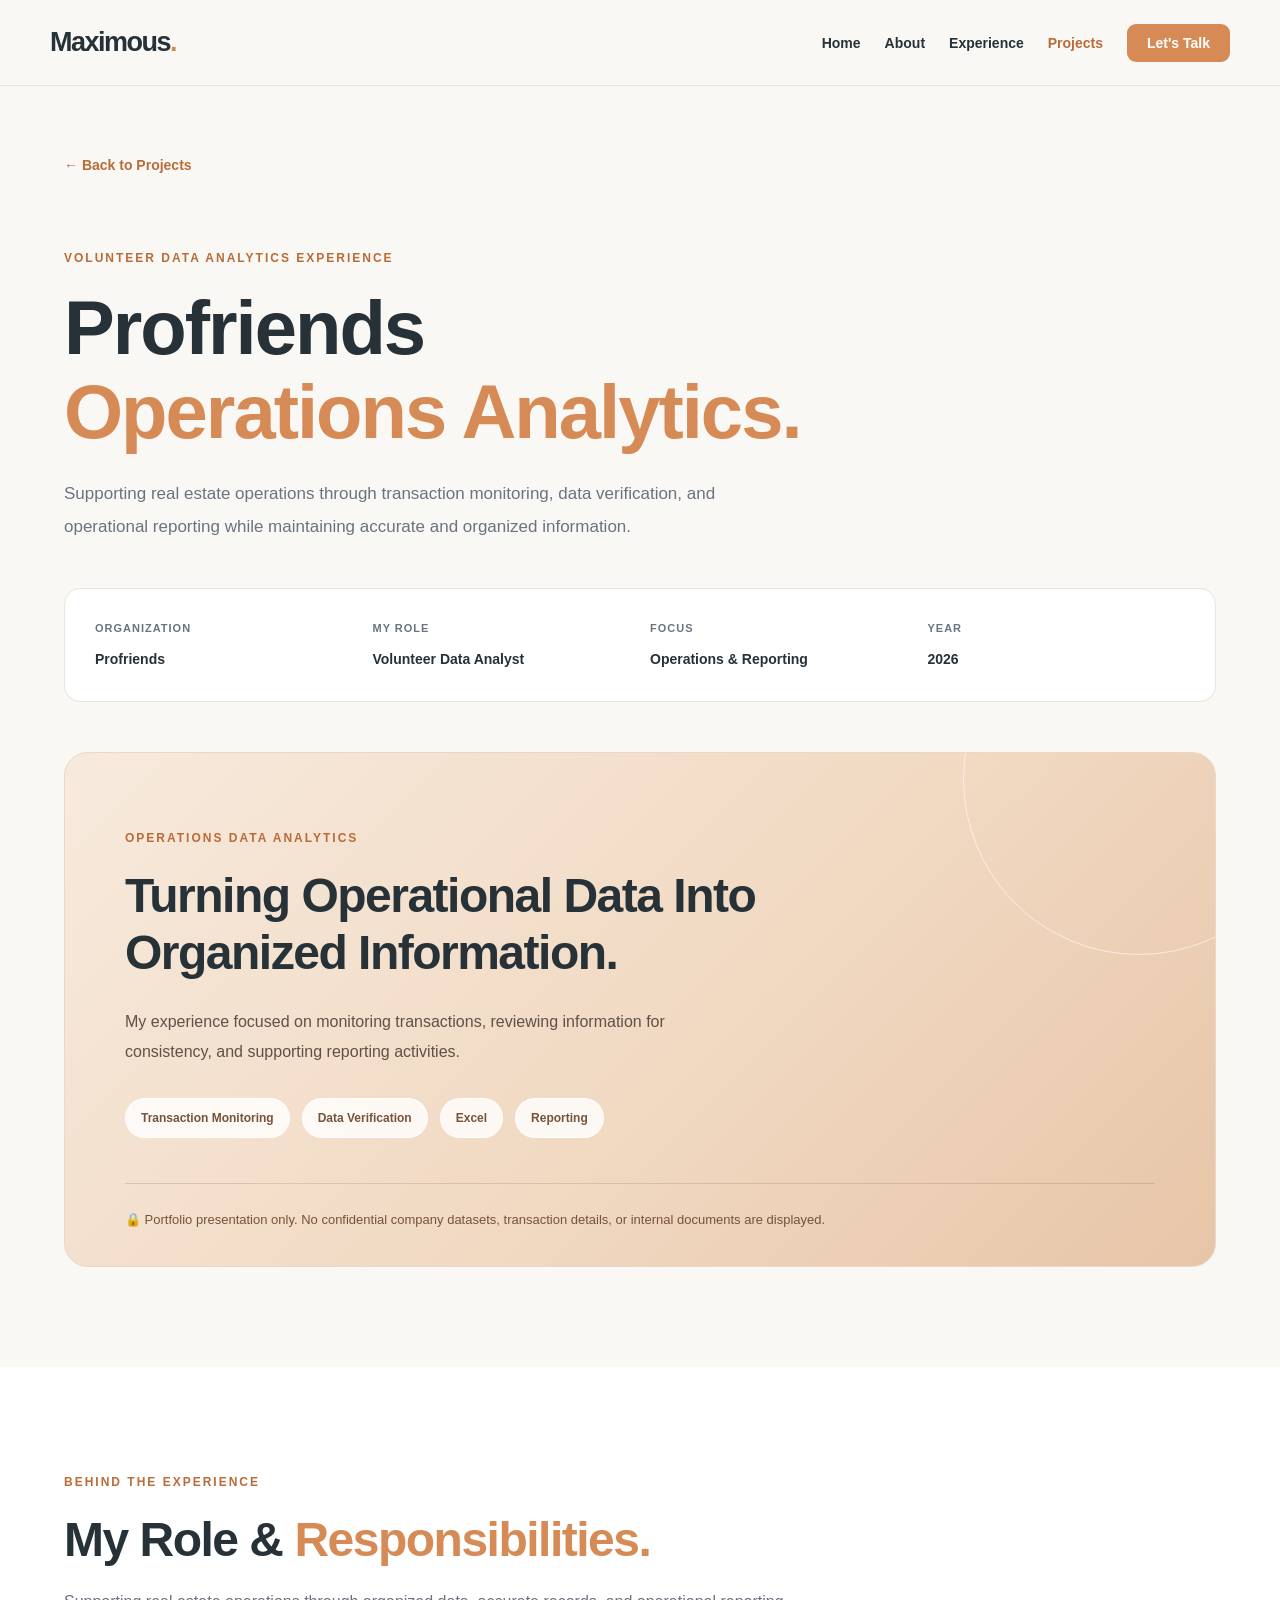
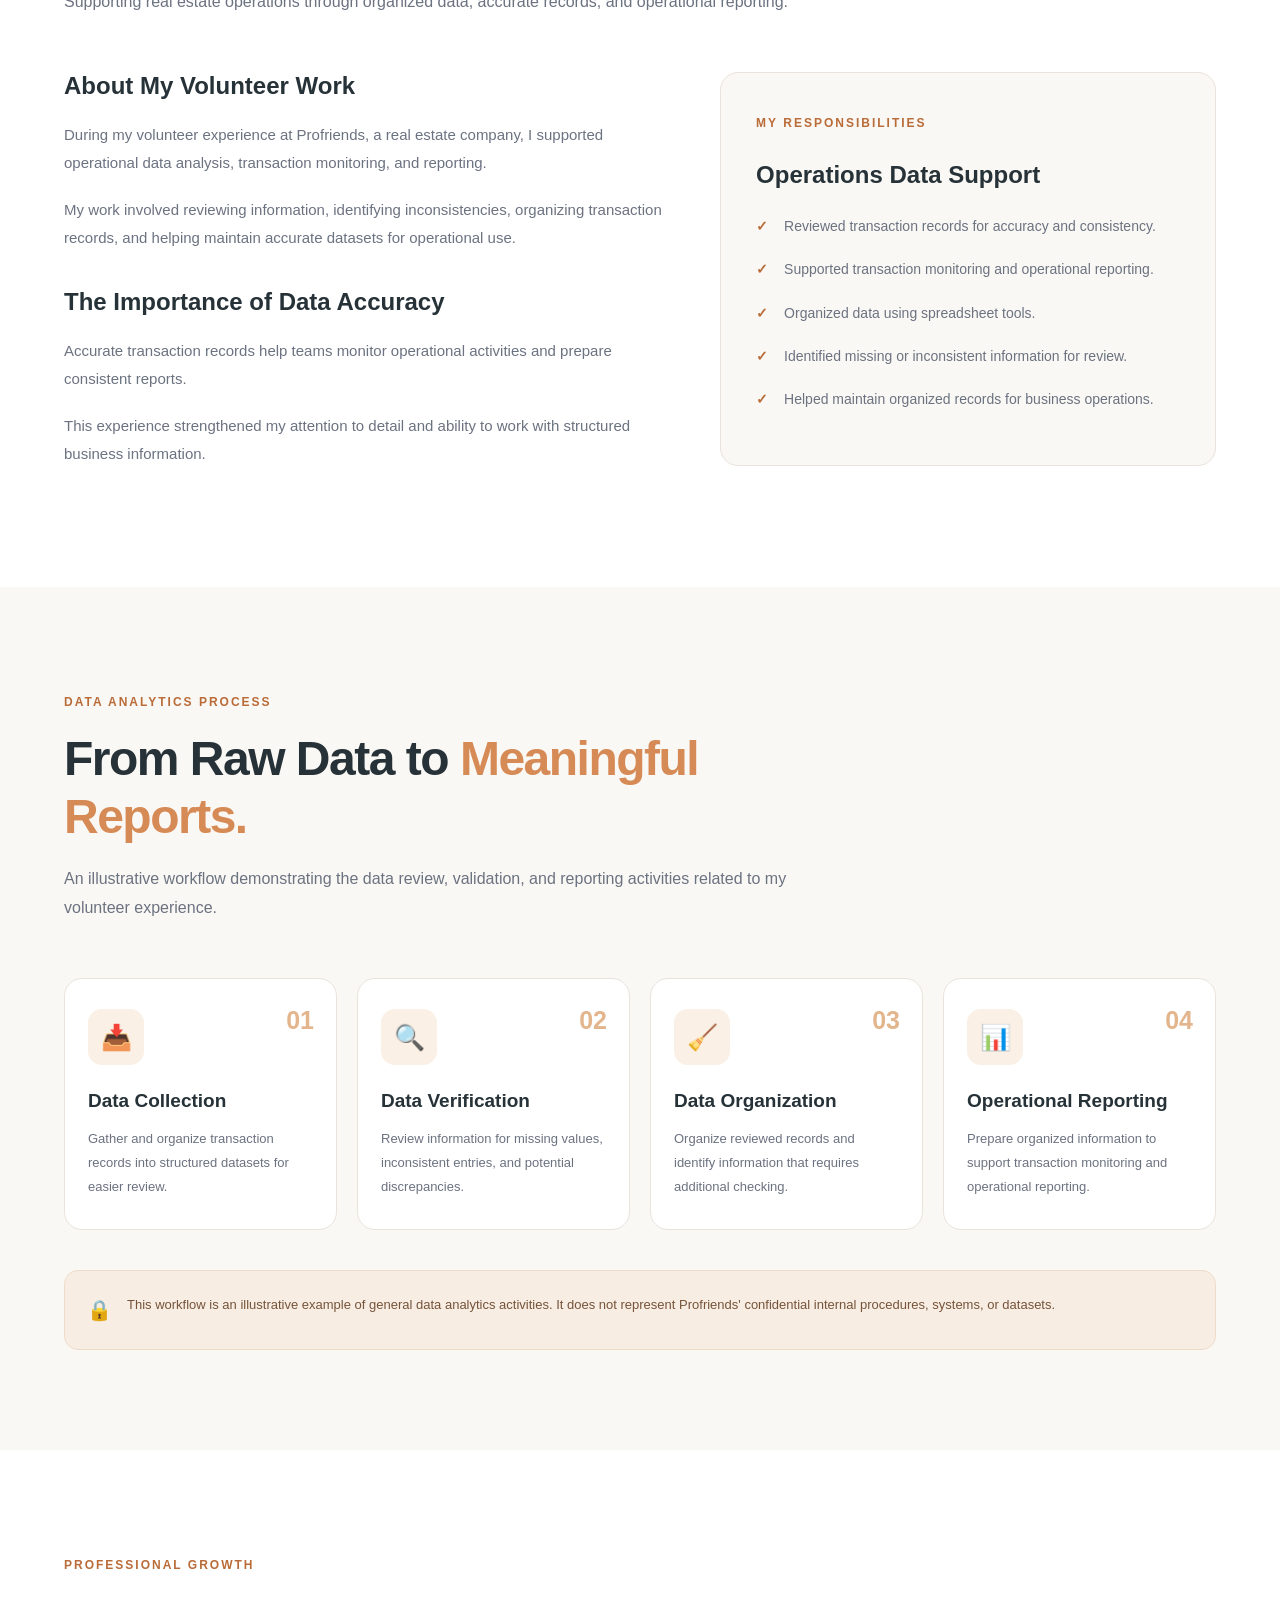
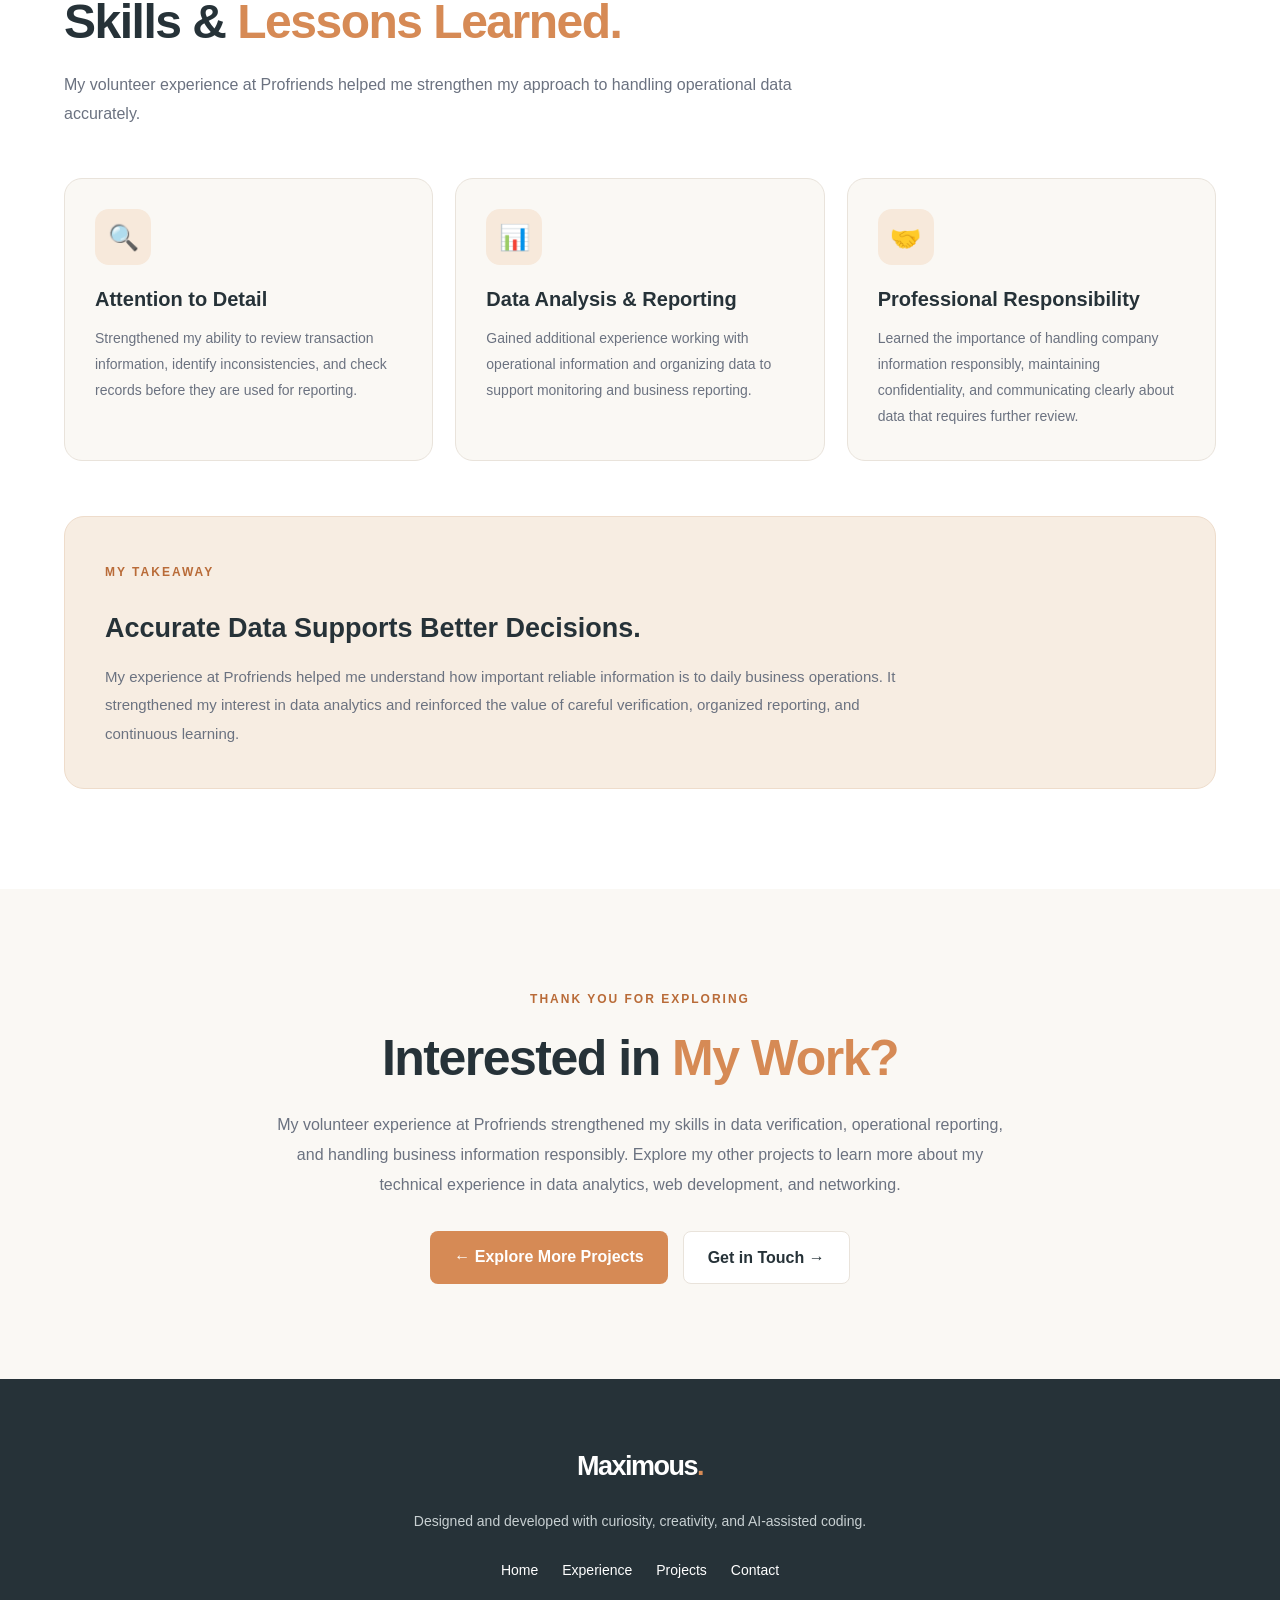
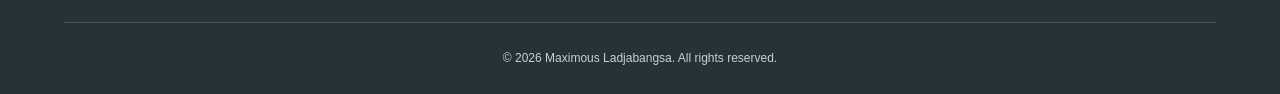
<file: projects/profriends.html>
<!DOCTYPE html>
<html lang="en">
<head>
    <meta charset="UTF-8">
    <meta name="viewport"
          content="width=device-width, initial-scale=1.0">

    <meta name="description"
          content="Explore Maximous Ladjabangsa's volunteer
          experience supporting real estate operations,
          transaction monitoring, data verification,
          and operational reporting at Profriends.">

    <title>Profriends Operations Analytics | Maximous Ladjabangsa</title>

    <link rel="stylesheet" href="../style.css">
    <!-- Portfolio Favicon -->
    <link
    rel="icon"
    type="image/svg+xml"
    href="../assets/favicon.svg"
    >
</head>

<body>

    <!-- NAVIGATION -->
    <header class="site-header">
        <nav class="navbar container"
             aria-label="Main navigation">

            <a href="../index.html" class="logo">
                Maximous<span>.</span>
            </a>

            <ul class="nav-links" id="nav-links">
                <li>
                    <a href="../index.html">Home</a>
                </li>
                <li>
                    <a href="../index.html#about">About</a>
                </li>
                <li>
                    <a href="../index.html#experience">
                        Experience
                    </a>
                </li>
                <li>
                    <a href="../index.html#projects"
                       class="active">Projects</a>
                </li>
                <li>
                    <a href="../index.html#contact"
                       class="nav-contact">Let's Talk</a>
                </li>
            </ul>

            <button class="menu-toggle"
                    id="menu-toggle"
                    type="button"
                    aria-label="Open navigation menu"
                    aria-expanded="false"
                    aria-controls="nav-links">
                <span></span>
                <span></span>
                <span></span>
            </button>
        </nav>
    </header>

    <main>
        <section class="case-study-hero">
            <div class="container">

                <a href="../index.html#projects"
                   class="back-link">
                    &larr; Back to Projects
                </a>

                <div class="case-study-intro">

                    <span class="section-label">
                        VOLUNTEER DATA ANALYTICS EXPERIENCE
                    </span>

                    <h1>
                        Profriends
                        <span>Operations Analytics.</span>
                    </h1>

                    <p>
                        Supporting real estate operations through
                        transaction monitoring, data verification,
                        and operational reporting while maintaining
                        accurate and organized information.
                    </p>

                </div>

                <!-- PROJECT INFORMATION -->
                <div class="case-study-meta">

                    <div>
                        <span>ORGANIZATION</span>
                        <strong>Profriends</strong>
                    </div>

                    <div>
                        <span>MY ROLE</span>
                        <strong>Volunteer Data Analyst</strong>
                    </div>

                    <div>
                        <span>FOCUS</span>
                        <strong>Operations & Reporting</strong>
                    </div>

                    <div>
                        <span>YEAR</span>
                        <strong>2026</strong>
                    </div>

                </div>

                <!-- CONFIDENTIALITY-SAFE PREVIEW -->
                <div class="profriends-showcase">

                    <div class="profriends-showcase-content">
                        <span class="section-label">
                            OPERATIONS DATA ANALYTICS
                        </span>

                        <h2>
                            Turning Operational Data
                            Into Organized Information.
                        </h2>

                        <p>
                            My experience focused on monitoring
                            transactions, reviewing information
                            for consistency, and supporting
                            reporting activities.
                        </p>

                        <div class="profriends-showcase-tags">
                            <span>Transaction Monitoring</span>
                            <span>Data Verification</span>
                            <span>Excel</span>
                            <span>Reporting</span>
                        </div>

                    </div>

                    <div class="profriends-privacy-note">
                        &#128274; Portfolio presentation only.
                        No confidential company datasets,
                        transaction details, or internal
                        documents are displayed.
                    </div>

                </div>

            </div>
        </section>
        
<!-- ========== PROFRIENDS PROJECT OVERVIEW ========== -->
<section class="profriends-overview">
    <div class="container">

        <div class="profriends-overview-header">
            <span class="section-label">
                BEHIND THE EXPERIENCE
            </span>

            <h2>
                My Role & <span>Responsibilities.</span>
            </h2>

            <p>
                Supporting real estate operations through
                organized data, accurate records, and
                operational reporting.
            </p>
        </div>

        <div class="profriends-overview-grid">

            <!-- LEFT: ABOUT THE EXPERIENCE -->
            <div class="profriends-overview-content">

                <h3>About My Volunteer Work</h3>

                <p>
                    During my volunteer experience at
                    Profriends, a real estate company,
                    I supported operational data analysis,
                    transaction monitoring, and reporting.
                </p>

                <p>
                    My work involved reviewing information,
                    identifying inconsistencies, organizing
                    transaction records, and helping maintain
                    accurate datasets for operational use.
                </p>

                <h3>The Importance of Data Accuracy</h3>

                <p>
                    Accurate transaction records help teams
                    monitor operational activities and prepare
                    consistent reports.
                </p>

                <p>
                    This experience strengthened my attention
                    to detail and ability to work with
                    structured business information.
                </p>

            </div>

            <!-- RIGHT: RESPONSIBILITIES -->
            <div class="profriends-responsibilities">

                <span class="section-label">
                    MY RESPONSIBILITIES
                </span>

                <h3>Operations Data Support</h3>

                <ul>
                    <li>
                        Reviewed transaction records
                        for accuracy and consistency.
                    </li>

                    <li>
                        Supported transaction monitoring
                        and operational reporting.
                    </li>

                    <li>
                        Organized data using spreadsheet
                        tools.
                    </li>

                    <li>
                        Identified missing or inconsistent
                        information for review.
                    </li>

                    <li>
                        Helped maintain organized records
                        for business operations.
                    </li>
                </ul>

            </div>

        </div>

    </div>
</section>
<!-- ========== END PROFRIENDS OVERVIEW ========== -->

<!-- ========== DATA ANALYTICS WORKFLOW ========== -->
<section class="workflow-section">
    <div class="container">

        <div class="workflow-header">
            <span class="section-label">
                DATA ANALYTICS PROCESS
            </span>

            <h2>
                From Raw Data to
                <span>Meaningful Reports.</span>
            </h2>

            <p>
                An illustrative workflow demonstrating
                the data review, validation, and reporting
                activities related to my volunteer experience.
            </p>
        </div>

        <div class="workflow-grid">

            <!-- STEP 1 -->
            <article class="workflow-card">
                <div class="workflow-number">01</div>
                <div class="workflow-icon">📥</div>

                <h3>Data Collection</h3>

                <p>
                    Gather and organize transaction
                    records into structured datasets
                    for easier review.
                </p>
            </article>

            <!-- STEP 2 -->
            <article class="workflow-card">
                <div class="workflow-number">02</div>
                <div class="workflow-icon">🔍</div>

                <h3>Data Verification</h3>

                <p>
                    Review information for missing
                    values, inconsistent entries,
                    and potential discrepancies.
                </p>
            </article>

            <!-- STEP 3 -->
            <article class="workflow-card">
                <div class="workflow-number">03</div>
                <div class="workflow-icon">🧹</div>

                <h3>Data Organization</h3>

                <p>
                    Organize reviewed records and
                    identify information that
                    requires additional checking.
                </p>
            </article>

            <!-- STEP 4 -->
            <article class="workflow-card">
                <div class="workflow-number">04</div>
                <div class="workflow-icon">📊</div>

                <h3>Operational Reporting</h3>

                <p>
                    Prepare organized information
                    to support transaction monitoring
                    and operational reporting.
                </p>
            </article>

        </div>

        <div class="workflow-disclaimer">
            <span>🔒</span>
            <p>
                This workflow is an illustrative example
                of general data analytics activities.
                It does not represent Profriends'
                confidential internal procedures,
                systems, or datasets.
            </p>
        </div>

    </div>
</section>
<!-- ========== END DATA ANALYTICS WORKFLOW ========== -->

<!-- ========== SKILLS & LESSONS LEARNED ========== -->
<section class="profriends-learnings">
    <div class="container">

        <div class="profriends-learnings-header">
            <span class="section-label">
                PROFESSIONAL GROWTH
            </span>

            <h2>
                Skills & <span>Lessons Learned.</span>
            </h2>

            <p>
                My volunteer experience at Profriends
                helped me strengthen my approach to
                handling operational data accurately.
            </p>
        </div>

        <div class="profriends-learnings-grid">

            <article class="profriends-learning-card">
                <div class="profriends-learning-icon">
                    &#128269;
                </div>

                <h3>Attention to Detail</h3>

                <p>
                    Strengthened my ability to review
                    transaction information, identify
                    inconsistencies, and check records
                    before they are used for reporting.
                </p>
            </article>

            <article class="profriends-learning-card">
                <div class="profriends-learning-icon">
                    &#128202;
                </div>

                <h3>Data Analysis & Reporting</h3>

                <p>
                    Gained additional experience working
                    with operational information and
                    organizing data to support monitoring
                    and business reporting.
                </p>
            </article>

            <article class="profriends-learning-card">
                <div class="profriends-learning-icon">
                    &#129309;
                </div>

                <h3>Professional Responsibility</h3>

                <p>
                    Learned the importance of handling
                    company information responsibly,
                    maintaining confidentiality, and
                    communicating clearly about data
                    that requires further review.
                </p>
            </article>

        </div>

        <!-- REFLECTION -->
        <div class="profriends-reflection">

            <span class="section-label">
                MY TAKEAWAY
            </span>

            <h3>
                Accurate Data Supports Better Decisions.
            </h3>

            <p>
                My experience at Profriends helped me
                understand how important reliable
                information is to daily business
                operations.

                It strengthened my interest in data
                analytics and reinforced the value
                of careful verification, organized
                reporting, and continuous learning.
            </p>

        </div>

    </div>
</section>
<!-- ========== END SKILLS & LESSONS ========== -->

<!-- ========== PROJECT ENDING ========== -->
<section class="project-ending">

    <div class="project-ending-content">

        <span class="section-label">
            THANK YOU FOR EXPLORING
        </span>

        <h2>
            Interested in <span>My Work?</span>
        </h2>

        <p>
            My volunteer experience at Profriends
            strengthened my skills in data verification,
            operational reporting, and handling business
            information responsibly.

            Explore my other projects to learn more
            about my technical experience in data
            analytics, web development, and networking.
        </p>

        <div class="project-ending-buttons">

            <a href="../index.html#projects" class="btn">
                &larr; Explore More Projects
            </a>

            <a href="mailto:maximousmatibag@gmail.com"
               class="btn-outline">
                Get in Touch &rarr;
            </a>

        </div>

    </div>

</section>
<!-- ========== END PROJECT ENDING ========== -->

    </main>
    
<!-- ========== FOOTER ========== -->
<footer class="site-footer">
    <div class="container footer-content">

        <a href="../index.html" class="logo">
            Maximous<span>.</span>
        </a>

        <p>
            Designed and developed with curiosity,
            creativity, and AI-assisted coding.
        </p>

        <div class="footer-links">
            <a href="../index.html">Home</a>
            <a href="../index.html#experience">Experience</a>
            <a href="../index.html#projects">Projects</a>
            <a href="mailto:maximousmatibag@gmail.com">
                Contact
            </a>
        </div>

        <div class="footer-bottom">
            <p>
                &copy; <span id="current-year">2026</span>
                Maximous Ladjabangsa. All rights reserved.
            </p>
        </div>

    </div>
</footer>
<!-- ========== END FOOTER ========== -->


    <script src="../script.js"></script>

</body>
</html>
</file>
<file: style.css>
/* =====================================
   MAXIMOUS PORTFOLIO
   Global Design Foundation
===================================== */

/* Color System */
:root {
    --background: #FAF8F4;
    --white: #FFFFFF;
    --accent: #D68A55;
    --accent-dark: #B96B38;
    --text: #263238;
    --text-muted: #6B7280;
    --border: #E9E3DB;
}

/* Reset */
* {
    margin: 0;
    padding: 0;
    box-sizing: border-box;
}

/* Smooth Scrolling */
html {
    scroll-behavior: smooth;
}

/* Body Styling */
body {
    background-color: var(--background);
    color: var(--text);
    font-family: 'Segoe UI', Arial, sans-serif;
    line-height: 1.7;
    min-height: 100vh;
}

/* General Container */
.container {
    width: 90%;
    max-width: 1200px;
    margin: 0 auto;
}

/* Headings */
h1, h2, h3 {
    font-weight: 700;
    line-height: 1.2;
}

/* Paragraphs */
p {
    color: var(--text-muted);
}

/* Links */
a {
    color: inherit;
    text-decoration: none;
}

/* Buttons */
.btn {
    display: inline-block;
    background: var(--accent);
    color: white;
    padding: 12px 24px;
    border-radius: 8px;
    font-weight: 600;
    transition: all 0.3s ease;
}

.btn:hover {
    background: var(--accent-dark);
    transform: translateY(-2px);
}

/* Images */
img {
    max-width: 100%;
    height: auto;
    display: block;
}

/* Mobile Responsive */
@media (max-width: 768px) {
    .container {
        width: 92%;
    }
}

/* =====================================
   STEP 5 - NAVIGATION BAR
===================================== */

.site-header {
    background: rgba(250, 248, 244, 0.96);
    border-bottom: 1px solid var(--border);
    position: sticky;
    top: 0;
    z-index: 1000;
    backdrop-filter: blur(12px);
}

.navbar {
    min-height: 85px;
    display: flex;
    justify-content: space-between;
    align-items: center;
    gap: 24px;
}

.logo {
    font-size: 27px;
    font-weight: 800;
    letter-spacing: -1.5px;
}

.logo span {
    color: var(--accent);
}

.nav-links {
    display: flex;
    align-items: center;
    gap: 34px;
    list-style: none;
}

.nav-links a {
    font-size: 14px;
    font-weight: 600;
    transition: color 0.3s ease;
}

.nav-links a:hover,
.nav-links a.active {
    color: var(--accent-dark);
}

.nav-links .nav-contact {
    background: var(--accent);
    color: white;
    padding: 11px 20px;
    border-radius: 9px;
}

.nav-links .nav-contact:hover {
    background: var(--accent-dark);
    color: white;
}

/* Mobile Menu Button */
.menu-toggle {
    display: none;
    border: none;
    background: transparent;
    cursor: pointer;
    padding: 10px;
}

.menu-toggle span {
    display: block;
    width: 25px;
    height: 2px;
    margin: 5px 0;
    background: var(--text);
    border-radius: 2px;
}

/* Responsive Navigation */
@media (max-width: 768px) {
    .navbar {
        min-height: 72px;
    }

    .menu-toggle {
        display: block;
    }

    .nav-links {
        display: none;
        position: absolute;
        top: 100%;
        left: 0;
        right: 0;
        background: var(--background);
        padding: 24px 5%;
        border-bottom: 1px solid var(--border);
        flex-direction: column;
        align-items: stretch;
        gap: 22px;
        box-shadow: 0 12px 24px rgba(0,0,0,0.06);
    }

    .nav-links.open {
        display: flex;
    }

    .nav-contact {
        display: inline-block;
    }
}

/* =====================================
   STEP 5.1 - NAVBAR ALIGNMENT FIX
===================================== */

.navbar.container {
    width: 100%;
    max-width: none;
    padding-left: 50px;
    padding-right: 50px;
    margin: 0;
}

/* Mobile Responsive */
@media (max-width: 768px) {
    .navbar.container {
        padding-left: 20px;
        padding-right: 20px;
    }
}

/* =====================================
   STEP 6 - HERO SECTION
===================================== */

.hero {
    padding: 100px 0 110px;
    overflow: hidden;
}

.hero-container {
    display: grid;
    grid-template-columns: 1.15fr 0.85fr;
    align-items: center;
    gap: 80px;
}

/* Introduction */

.hero-content {
    max-width: 650px;
}

.hero-tag {
    display: inline-flex;
    align-items: center;
    gap: 10px;
    padding: 8px 16px;
    background: #F3E9DD;
    border: 1px solid #E9D8C7;
    border-radius: 50px;
    color: #A86A3E;
    font-size: 13px;
    font-weight: 600;
    margin-bottom: 30px;
}

.status-dot {
    width: 8px;
    height: 8px;
    background: #58A66B;
    border-radius: 50%;
}

.hero-greeting {
    font-size: 17px;
    font-weight: 600;
    color: var(--accent-dark);
    margin-bottom: 16px;
}

.hero h1 {
    font-size: clamp(42px, 5vw, 76px);
    letter-spacing: -2.5px;
    line-height: 1.08;
    margin-bottom: 26px;
}

.hero h1 span {
    color: var(--accent);
}

.hero-description {
    font-size: 16px;
    line-height: 1.9;
    max-width: 560px;
    margin-bottom: 32px;
}

/* Buttons */

.hero-buttons {
    display: flex;
    flex-wrap: wrap;
    align-items: center;
    gap: 16px;
    margin-bottom: 38px;
}

.btn-outline {
    display: inline-block;
    padding: 12px 24px;
    border: 1px solid var(--border);
    border-radius: 8px;
    font-weight: 600;
    background: white;
    transition: 0.3s ease;
}

.btn-outline:hover {
    border-color: var(--accent);
    color: var(--accent-dark);
    transform: translateY(-2px);
}

/* Skill Tags */

.hero-skills {
    display: flex;
    flex-wrap: wrap;
    gap: 10px;
}

.hero-skills span {
    padding: 7px 13px;
    background: white;
    border: 1px solid var(--border);
    border-radius: 50px;
    font-size: 12px;
    font-weight: 600;
    color: var(--text-muted);
}

/* Professional Photo */

.hero-visual {
    position: relative;
    width: 100%;
    max-width: 420px;
    justify-self: center;
}

.photo-frame {
    background: #EEDCCB;
    border-radius: 190px 190px 110px 110px;
    overflow: hidden;
    height: 480px;
    box-shadow: 20px 25px 0 #F3E9DF;
}

.hero-photo {
    width: 100%;
    height: 100%;
    object-fit: cover;
    object-position: center top;
}

.floating-label {
    position: absolute;
    bottom: 35px;
    left: -40px;
    background: white;
    border: 1px solid var(--border);
    padding: 14px 22px;
    border-radius: 12px;
    box-shadow: 0 12px 30px rgba(0,0,0,0.08);
    font-size: 13px;
    font-weight: 700;
}

.floating-icon {
    color: var(--accent);
    font-size: 20px;
    margin-right: 7px;
}

/* Mobile Layout */

@media (max-width: 900px) {
    .hero {
        padding: 70px 0;
    }

    .hero-container {
        grid-template-columns: 1fr;
        gap: 55px;
    }

    .hero-content {
        max-width: 100%;
    }

    .hero-visual {
        max-width: 340px;
    }

    .photo-frame {
        height: 400px;
    }

    .floating-label {
        left: -10px;
    }
}

@media (max-width: 480px) {
    .hero h1 {
        font-size: 41px;
        letter-spacing: -1.5px;
    }

    .hero-description {
        font-size: 15px;
    }

    .photo-frame {
        height: 360px;
    }

    .hero-buttons {
        gap: 12px;
    }
}

/* =====================================
   STEP 7 - ABOUT ME SECTION
===================================== */

.about-section {
    padding: 110px 0;
    background: #FFFFFF;
    scroll-margin-top: 90px;
}

/* Section Header */

.about-header {
    text-align: center;
    max-width: 700px;
    margin: 0 auto 65px;
}

.section-label {
    display: inline-block;
    color: var(--accent-dark);
    font-size: 12px;
    font-weight: 700;
    letter-spacing: 2px;
    margin-bottom: 18px;
}

.about-header h2 {
    font-size: clamp(32px, 4vw, 48px);
    letter-spacing: -1.5px;
    margin-bottom: 20px;
}

.about-header h2 span {
    color: var(--accent);
}

.about-header > p {
    font-size: 16px;
    line-height: 1.8;
}

/* Two-Column Layout */

.about-grid {
    display: grid;
    grid-template-columns: 1fr 1fr;
    gap: 70px;
    align-items: center;
}

/* About Text */

.about-content h3 {
    font-size: 28px;
    margin-bottom: 24px;
}

.about-content > p {
    font-size: 15px;
    line-height: 1.9;
    margin-bottom: 18px;
}

/* Highlight Box */

.about-highlight {
    display: flex;
    align-items: flex-start;
    gap: 15px;
    padding: 22px;
    margin-top: 30px;
    border-radius: 14px;
    background: #FAF3EB;
    border-left: 4px solid var(--accent);
}

.highlight-icon {
    font-size: 22px;
}

.about-highlight p {
    color: var(--text);
    font-size: 14px;
    line-height: 1.7;
}

/* Expertise Cards */

.about-cards {
    display: grid;
    grid-template-columns: repeat(2, 1fr);
    gap: 18px;
}

.about-card {
    background: #FAF8F4;
    border: 1px solid var(--border);
    border-radius: 16px;
    padding: 26px 22px;
    transition: transform 0.3s ease,
                box-shadow 0.3s ease;
}

.about-card:hover {
    transform: translateY(-6px);
    box-shadow: 0 14px 32px rgba(38, 50, 56, 0.08);
}

.about-card-icon {
    font-size: 30px;
    margin-bottom: 18px;
}

.about-card h4 {
    font-size: 17px;
    margin-bottom: 10px;
}

.about-card p {
    font-size: 13px;
    line-height: 1.7;
}

/* Responsive */

@media (max-width: 900px) {
    .about-section {
        padding: 75px 0;
    }

    .about-grid {
        grid-template-columns: 1fr;
        gap: 45px;
    }

    .about-header {
        margin-bottom: 45px;
    }
}

@media (max-width: 480px) {
    .about-cards {
        grid-template-columns: 1fr;
    }

    .about-card {
        padding: 22px;
    }

    .about-content h3 {
        font-size: 24px;
    }
}

/* =====================================
   STEP 8 - PROFESSIONAL EXPERIENCE
===================================== */

.experience-section {
    padding: 110px 0;
    background: var(--background);
    scroll-margin-top: 90px;
}

.experience-header {
    text-align: center;
    max-width: 700px;
    margin: 0 auto 65px;
}

.experience-header h2 {
    font-size: clamp(32px, 4vw, 48px);
    letter-spacing: -1.5px;
    margin-bottom: 20px;
}

.experience-header h2 span {
    color: var(--accent);
}

.experience-timeline {
    position: relative;
    max-width: 900px;
    margin: 0 auto;
    padding-left: 45px;
}

.experience-timeline::before {
    content: "";
    position: absolute;
    top: 15px;
    bottom: 15px;
    left: 12px;
    width: 2px;
    background: var(--border);
}

.experience-item {
    position: relative;
    margin-bottom: 30px;
}

.timeline-dot {
    position: absolute;
    left: -43px;
    top: 30px;
    width: 20px;
    height: 20px;
    border: 5px solid var(--accent);
    background: white;
    border-radius: 50%;
    z-index: 1;
}

.experience-card {
    background: white;
    border: 1px solid var(--border);
    border-radius: 16px;
    padding: 30px;
    transition: transform 0.3s ease,
                box-shadow 0.3s ease;
}

.experience-card:hover {
    transform: translateY(-4px);
    box-shadow: 0 15px 35px rgba(38,50,56,0.07);
}

.experience-top {
    display: flex;
    justify-content: space-between;
    align-items: flex-start;
    gap: 20px;
    margin-bottom: 20px;
}

.experience-top h3 {
    font-size: 19px;
    margin-bottom: 7px;
}

.experience-top h4 {
    font-size: 15px;
    color: var(--accent-dark);
}

.experience-date {
    white-space: nowrap;
    background: #F5F0E9;
    padding: 7px 12px;
    border-radius: 30px;
    color: var(--text-muted);
    font-size: 12px;
    font-weight: 600;
}

.experience-date.ongoing {
    background: #E7F4E9;
    color: #35854B;
}

.experience-card > p {
    font-size: 14px;
    line-height: 1.9;
    margin-bottom: 22px;
}

.experience-tags {
    display: flex;
    flex-wrap: wrap;
    gap: 9px;
}

.experience-tags span {
    padding: 6px 12px;
    border-radius: 30px;
    background: #FAF3EB;
    color: #9D683F;
    font-size: 11px;
    font-weight: 600;
}

/* Responsive */

@media (max-width: 768px) {
    .experience-section {
        padding: 75px 0;
    }

    .experience-timeline {
        padding-left: 32px;
    }

    .timeline-dot {
        left: -36px;
        width: 16px;
        height: 16px;
    }

    .experience-timeline::before {
        left: 3px;
    }

    .experience-card {
        padding: 22px;
    }

    .experience-top {
        flex-direction: column;
        gap: 12px;
    }

    .experience-date {
        white-space: normal;
    }
}

/* =====================================
   STEP 9 - FEATURED PROJECTS
===================================== */

.projects-section {
    padding: 110px 0;
    background: white;
    scroll-margin-top: 90px;
}

.projects-header {
    max-width: 700px;
    margin: 0 auto 60px;
    text-align: center;
}

.projects-header h2 {
    font-size: clamp(32px, 4vw, 48px);
    letter-spacing: -1.5px;
    margin-bottom: 20px;
}

.projects-header h2 span {
    color: var(--accent);
}

.projects-header p {
    font-size: 16px;
    line-height: 1.8;
}

.projects-grid {
    display: grid;
    grid-template-columns: repeat(2, minmax(0, 1fr));
    gap: 30px;
}

.project-card {
    display: flex;
    flex-direction: column;
    background: var(--background);
    border: 1px solid var(--border);
    border-radius: 18px;
    overflow: hidden;
    transition: transform 0.3s ease,
                box-shadow 0.3s ease;
}

.project-card:hover {
    transform: translateY(-6px);
    box-shadow: 0 18px 40px rgba(38, 50, 56, 0.09);
}

.project-image {
    height: 250px;
    position: relative;
    background: #EDE3D8;
    overflow: hidden;
}

.project-image img {
    width: 100%;
    height: 100%;
    object-fit: cover;
    transition: transform 0.4s ease;
}

.project-card:hover .project-image img {
    transform: scale(1.04);
}

.project-status {
    position: absolute;
    top: 18px;
    right: 18px;
    background: white;
    color: var(--text);
    padding: 7px 13px;
    border-radius: 30px;
    font-size: 11px;
    font-weight: 700;
    box-shadow: 0 4px 14px rgba(0,0,0,0.08);
}

.ongoing-status {
    background: #E7F4E9;
    color: #35854B;
}

.project-content {
    padding: 30px;
    display: flex;
    flex-direction: column;
    flex: 1;
}

.project-category {
    font-size: 11px;
    letter-spacing: 1.5px;
    color: var(--accent-dark);
    font-weight: 700;
    margin-bottom: 12px;
}

.project-content h3 {
    font-size: 24px;
    margin-bottom: 15px;
}

.project-content p {
    font-size: 14px;
    line-height: 1.8;
    margin-bottom: 22px;
}

.project-tech {
    display: flex;
    flex-wrap: wrap;
    gap: 8px;
    margin-bottom: 25px;
}

.project-tech span {
    font-size: 11px;
    padding: 7px 12px;
    background: white;
    border: 1px solid var(--border);
    border-radius: 30px;
    color: var(--text-muted);
}

.project-link {
    margin-top: auto;
    color: var(--accent-dark);
    font-weight: 700;
    font-size: 14px;
}

.project-link:hover {
    color: var(--text);
}

/* Responsive */

@media (max-width: 768px) {
    .projects-section {
        padding: 75px 0;
    }

    .projects-grid {
        grid-template-columns: 1fr;
    }

    .project-image {
        height: 220px;
    }

    .project-content {
        padding: 24px;
    }
}
/* =====================================
   STEP 9.7 - SAFE PROJECT PLACEHOLDER
===================================== */

.project-image-placeholder {
    display: flex;
    align-items: center;
    justify-content: center;
    padding: 28px;
    background:
        linear-gradient(
            135deg,
            #F8EBDD 0%,
            #F3DED0 45%,
            #EFD8C4 100%
        );
}

.project-placeholder-content {
    width: 100%;
    max-width: 320px;
    background: rgba(255, 255, 255, 0.86);
    border: 1px solid rgba(255,255,255,0.75);
    border-radius: 18px;
    padding: 24px 22px;
    box-shadow: 0 12px 30px rgba(38, 50, 56, 0.08);
    text-align: left;
}

.project-placeholder-label {
    display: inline-block;
    margin-bottom: 14px;
    font-size: 10px;
    font-weight: 800;
    letter-spacing: 1.4px;
    color: var(--accent-dark);
}

.project-placeholder-content h4 {
    font-size: 20px;
    line-height: 1.3;
    margin-bottom: 12px;
    color: var(--text);
}

.project-placeholder-content p {
    font-size: 13px;
    line-height: 1.8;
    color: var(--text-muted);
}

/* =====================================
   STEP 10 - INSURE-TRACK CASE STUDY
===================================== */

.case-study-hero {
    padding: 65px 0 100px;
    background: var(--background);
}

.back-link {
    display: inline-flex;
    align-items: center;
    color: var(--accent-dark);
    font-size: 14px;
    font-weight: 700;
    margin-bottom: 65px;
}

.back-link:hover {
    color: var(--text);
}

.case-study-intro {
    max-width: 850px;
    margin-bottom: 45px;
}

.case-study-intro h1 {
    font-size: clamp(42px, 6vw, 76px);
    line-height: 1.1;
    letter-spacing: -2px;
    margin-bottom: 25px;
}

.case-study-intro h1 span {
    display: block;
    color: var(--accent);
}

.case-study-intro > p {
    max-width: 720px;
    font-size: 17px;
    line-height: 1.9;
}

/* Project Information */

.case-study-meta {
    display: grid;
    grid-template-columns: repeat(4, 1fr);
    gap: 20px;
    padding: 30px;
    margin-bottom: 50px;
    background: white;
    border: 1px solid var(--border);
    border-radius: 16px;
}

.case-study-meta div {
    display: flex;
    flex-direction: column;
    gap: 10px;
}

.case-study-meta span {
    color: var(--text-muted);
    font-size: 11px;
    font-weight: 700;
    letter-spacing: 1px;
}

.case-study-meta strong {
    font-size: 14px;
}

/* Main Project Screenshot */

.case-study-cover {
    padding: 14px;
    border-radius: 20px;
    background: white;
    border: 1px solid var(--border);
    box-shadow: 0 20px 50px rgba(38,50,56,0.08);
}

.case-study-cover img {
    display: block;
    width: 100%;
    height: auto;
    border-radius: 12px;
}

/* Tablet & Mobile */

@media (max-width: 900px) {
    .case-study-meta {
        grid-template-columns: repeat(2, 1fr);
    }
}

@media (max-width: 480px) {
    .case-study-hero {
        padding: 40px 0 65px;
    }

    .back-link {
        margin-bottom: 40px;
    }

    .case-study-meta {
        grid-template-columns: 1fr;
    }

    .case-study-intro h1 {
        letter-spacing: -1px;
    }
}
/* =====================================
   STEP 10.4 - CASE STUDY GALLERY
===================================== */

.case-study-gallery {
    margin-top: 80px;
}

.gallery-header {
    max-width: 760px;
    margin-bottom: 35px;
}

.gallery-header h2 {
    font-size: clamp(30px, 4vw, 48px);
    letter-spacing: -1.3px;
    margin-bottom: 16px;
}

.gallery-header h2 span {
    color: var(--accent);
}

.gallery-header p {
    font-size: 16px;
    line-height: 1.8;
}

.gallery-grid {
    display: grid;
    grid-template-columns: 1fr;
    gap: 28px;
}

.gallery-card {
    background: white;
    border: 1px solid var(--border);
    border-radius: 18px;
    overflow: hidden;
    box-shadow: 0 14px 35px rgba(38,50,56,0.06);
    transition: transform 0.3s ease,
                box-shadow 0.3s ease;
}

.gallery-card:hover {
    transform: translateY(-4px);
    box-shadow: 0 18px 40px rgba(38,50,56,0.09);
}

.gallery-card img {
    width: 100%;
    display: block;
    height: auto;
    background: #F2EEE8;
}

.gallery-card-content {
    padding: 26px;
}

.gallery-card-content h3 {
    font-size: 22px;
    margin-bottom: 12px;
}

.gallery-card-content p {
    font-size: 14px;
    line-height: 1.85;
}

/* Optional larger screens */
@media (min-width: 1100px) {
    .gallery-grid {
        grid-template-columns: 1fr;
    }
}

/* =====================================
   STEP 10.5 - PROJECT OVERVIEW
===================================== */

.project-overview {
    padding: 100px 0 30px;
}

/* Overview Heading */

.overview-header {
    max-width: 750px;
    margin-bottom: 55px;
}

.overview-header h2 {
    font-size: clamp(32px, 4vw, 48px);
    letter-spacing: -1.5px;
    margin-bottom: 20px;
}

.overview-header h2 span {
    color: var(--accent);
}

.overview-header p {
    font-size: 16px;
    line-height: 1.8;
}

/* Overview Layout */

.overview-grid {
    display: grid;
    grid-template-columns: 1.1fr 0.9fr;
    gap: 45px;
    align-items: start;
}

.overview-content h3 {
    font-size: 24px;
    margin-bottom: 20px;
}

.overview-content h3:not(:first-child) {
    margin-top: 35px;
}

.overview-content p {
    font-size: 15px;
    line-height: 1.9;
    margin-bottom: 18px;
}

/* My Role Card */

.overview-role {
    background: #FFFFFF;
    padding: 35px;
    border-radius: 18px;
    border: 1px solid var(--border);
    box-shadow: 0 15px 35px rgba(38,50,56,0.05);
}

.role-label {
    display: block;
    font-size: 11px;
    font-weight: 800;
    letter-spacing: 1.5px;
    color: var(--accent-dark);
    margin-bottom: 15px;
}

.overview-role h3 {
    font-size: 25px;
    margin-bottom: 20px;
}

.overview-role > p {
    font-size: 14px;
    line-height: 1.8;
    margin-bottom: 20px;
}

.overview-role ul {
    list-style: none;
    padding: 0;
}

.overview-role li {
    position: relative;
    padding-left: 27px;
    margin-bottom: 16px;
    font-size: 14px;
    line-height: 1.7;
    color: var(--text-muted);
}

.overview-role li::before {
    content: "✓";
    position: absolute;
    left: 0;
    top: 0;
    color: var(--accent-dark);
    font-weight: 800;
}

/* AI Development Approach */

.development-approach {
    display: flex;
    align-items: flex-start;
    gap: 25px;
    background: #F7EDE2;
    padding: 40px;
    margin-top: 60px;
    border-radius: 20px;
    border: 1px solid #EEDCCB;
}

.approach-icon {
    width: 65px;
    height: 65px;
    min-width: 65px;
    display: flex;
    align-items: center;
    justify-content: center;
    background: #FFFFFF;
    border-radius: 16px;
    color: var(--accent);
    font-size: 30px;
}

.approach-content h3 {
    font-size: 26px;
    margin-bottom: 18px;
}

.approach-content p {
    font-size: 14px;
    line-height: 1.9;
    margin-bottom: 15px;
}

.approach-tags {
    display: flex;
    flex-wrap: wrap;
    gap: 10px;
    margin-top: 25px;
}

.approach-tags span {
    background: #FFFFFF;
    padding: 8px 13px;
    border: 1px solid #E9D8C7;
    border-radius: 30px;
    font-size: 12px;
    font-weight: 600;
    color: #A86A3E;
}

/* Mobile Responsive */

@media (max-width: 900px) {
    .project-overview {
        padding-top: 70px;
    }

    .overview-grid {
        grid-template-columns: 1fr;
        gap: 35px;
    }

    .development-approach {
        padding: 28px;
    }
}

@media (max-width: 480px) {
    .overview-role {
        padding: 25px;
    }

    .development-approach {
        flex-direction: column;
        padding: 25px;
    }

    .approach-content h3 {
        font-size: 23px;
    }
}

/* =====================================
   STEP 10.6 - FEATURES & ARCHITECTURE
===================================== */

.system-features {
    padding: 95px 0 40px;
}

.features-heading {
    max-width: 760px;
    margin-bottom: 45px;
}

.features-heading h2,
.architecture-section h2 {
    font-size: clamp(32px, 4vw, 48px);
    letter-spacing: -1.5px;
    margin-bottom: 18px;
}

.features-heading h2 span,
.architecture-section h2 span {
    color: var(--accent);
}

.features-heading p,
.architecture-section > p {
    font-size: 16px;
    line-height: 1.8;
}

/* Feature Cards */

.features-grid {
    display: grid;
    grid-template-columns: repeat(3, minmax(0, 1fr));
    gap: 20px;
}

.feature-card {
    background: white;
    border: 1px solid var(--border);
    border-radius: 18px;
    padding: 28px;
    transition: transform 0.3s ease,
                box-shadow 0.3s ease;
}

.feature-card:hover {
    transform: translateY(-5px);
    box-shadow: 0 14px 32px rgba(38, 50, 56, 0.07);
}

.feature-icon {
    display: inline-flex;
    align-items: center;
    justify-content: center;
    width: 52px;
    height: 52px;
    border-radius: 14px;
    background: #FAF0E5;
    font-size: 25px;
    margin-bottom: 22px;
}

.feature-card h3 {
    font-size: 19px;
    margin-bottom: 12px;
}

.feature-card p {
    font-size: 14px;
    line-height: 1.8;
}

/* Architecture */

.architecture-section {
    margin-top: 100px;
    text-align: center;
}

.architecture-flow {
    max-width: 650px;
    margin: 45px auto 0;
    display: flex;
    flex-direction: column;
    align-items: center;
}

.architecture-box {
    width: 100%;
    background: white;
    border: 1px solid var(--border);
    border-radius: 16px;
    padding: 28px;
    box-shadow: 0 8px 25px rgba(38, 50, 56, 0.04);
}

.architecture-box span {
    display: block;
    font-size: 11px;
    font-weight: 800;
    letter-spacing: 1.5px;
    color: var(--accent-dark);
    margin-bottom: 10px;
}

.architecture-box h3 {
    font-size: 21px;
    margin-bottom: 8px;
}

.architecture-box p {
    font-size: 14px;
}

.architecture-arrow {
    color: var(--accent);
    font-size: 30px;
    line-height: 1;
    padding: 15px;
}

/* Responsive */

@media (max-width: 900px) {
    .features-grid {
        grid-template-columns: repeat(2, 1fr);
    }
}

@media (max-width: 600px) {
    .system-features {
        padding-top: 65px;
    }

    .features-grid {
        grid-template-columns: 1fr;
    }

    .architecture-section {
        margin-top: 70px;
    }

    .feature-card {
        padding: 24px;
    }
}

/* =====================================
   STEP 10.7 - CHALLENGES & LEARNINGS
===================================== */

.project-learnings {
    padding: 100px 0 50px;
}

.learnings-header {
    max-width: 780px;
    margin-bottom: 50px;
}

.learnings-header h2 {
    font-size: clamp(32px, 4vw, 48px);
    letter-spacing: -1.5px;
    margin-bottom: 20px;
}

.learnings-header h2 span {
    color: var(--accent);
}

.learnings-header p {
    font-size: 16px;
    line-height: 1.8;
}

.learnings-grid {
    display: grid;
    grid-template-columns: repeat(3, minmax(0, 1fr));
    gap: 22px;
}

.learning-card {
    background: white;
    border: 1px solid var(--border);
    border-radius: 18px;
    padding: 30px;
    transition: transform 0.3s ease,
                box-shadow 0.3s ease;
}

.learning-card:hover {
    transform: translateY(-5px);
    box-shadow: 0 15px 35px rgba(38,50,56,0.07);
}

.learning-number {
    display: inline-block;
    font-size: 35px;
    font-weight: 800;
    color: #E3B58D;
    margin-bottom: 22px;
}

.learning-card h3 {
    font-size: 21px;
    margin-bottom: 25px;
}

.learning-subtitle {
    font-size: 12px !important;
    font-weight: 800;
    text-transform: uppercase;
    letter-spacing: 1px;
    color: var(--accent-dark);
    margin-bottom: 10px;
}

.learning-card p:not(.learning-subtitle) {
    font-size: 14px;
    line-height: 1.8;
    margin-bottom: 22px;
}

.lessons-highlight {
    display: flex;
    align-items: flex-start;
    gap: 28px;
    margin-top: 55px;
    padding: 40px;
    background: #F7EDE2;
    border: 1px solid #EEDCCB;
    border-radius: 20px;
}

.lessons-icon {
    display: flex;
    justify-content: center;
    align-items: center;
    flex-shrink: 0;
    width: 65px;
    height: 65px;
    background: white;
    color: var(--accent-dark);
    font-size: 30px;
    border-radius: 16px;
}

.lessons-highlight h3 {
    font-size: 27px;
    margin: 8px 0 20px;
}

.lessons-highlight p {
    font-size: 14px;
    line-height: 1.9;
    margin-bottom: 15px;
}

/* Responsive */

@media (max-width: 1000px) {
    .learnings-grid {
        grid-template-columns: 1fr;
    }
}

@media (max-width: 600px) {
    .project-learnings {
        padding-top: 65px;
    }

    .learning-card {
        padding: 25px;
    }

    .lessons-highlight {
        flex-direction: column;
        padding: 25px;
    }

    .lessons-highlight h3 {
        font-size: 23px;
    }
}

/* =====================================
   STEP 10.8 - PROJECT ENDING
===================================== */

.project-ending {
    padding: 95px 20px;
    text-align: center;
}

.project-ending-content {
    max-width: 750px;
    margin: 0 auto;
}

.project-ending h2 {
    font-size: clamp(34px, 4vw, 50px);
    letter-spacing: -1.5px;
    margin-bottom: 22px;
}

.project-ending h2 span {
    color: var(--accent);
}

.project-ending p {
    font-size: 16px;
    line-height: 1.9;
    margin-bottom: 30px;
}

.project-ending-buttons {
    display: flex;
    justify-content: center;
    gap: 15px;
    flex-wrap: wrap;
}

/* =====================================
   STEP 10.9 - FOOTER
===================================== */

.site-footer {
    background: #263238;
    color: white;
    padding: 65px 0 25px;
}

.footer-content {
    text-align: center;
}

.site-footer .logo {
    display: inline-block;
    color: white;
    margin-bottom: 20px;
}

.site-footer p {
    color: #C8D0D2;
    font-size: 14px;
}

.footer-links {
    display: flex;
    justify-content: center;
    flex-wrap: wrap;
    gap: 28px;
    margin-top: 25px;
    margin-bottom: 40px;
}

.footer-links a {
    color: #FFFFFF;
    font-size: 14px;
    transition: color 0.3s ease;
}

.footer-links a:hover {
    color: #E3B58D;
}

.footer-bottom {
    border-top: 1px solid rgba(255,255,255,0.15);
    padding-top: 25px;
}

.footer-bottom p {
    font-size: 12px;
}

/* Mobile Responsive */

@media (max-width: 600px) {
    .project-ending {
        padding: 65px 10px;
    }

    .site-footer {
        padding-top: 50px;
    }
}

/* =====================================
   STEP 11 - PROFRIENDS CASE STUDY
===================================== */

.profriends-showcase {
    position: relative;
    overflow: hidden;
    background: linear-gradient(
        135deg,
        #F7EADD 0%,
        #F1D9C2 55%,
        #E7C5A8 100%
    );
    border: 1px solid #E9D8C7;
    border-radius: 24px;
    padding: 70px 60px 35px;
}

.profriends-showcase::after {
    content: "";
    position: absolute;
    width: 350px;
    height: 350px;
    border: 1px solid rgba(255,255,255,0.6);
    border-radius: 50%;
    top: -150px;
    right: -100px;
    pointer-events: none;
}

.profriends-showcase-content {
    position: relative;
    z-index: 1;
    max-width: 700px;
}

.profriends-showcase-content h2 {
    font-size: clamp(30px, 4vw, 48px);
    letter-spacing: -1.5px;
    margin-bottom: 25px;
}

.profriends-showcase-content p {
    font-size: 16px;
    line-height: 1.9;
    max-width: 570px;
    color: #5F5147;
}

.profriends-showcase-tags {
    display: flex;
    flex-wrap: wrap;
    gap: 12px;
    margin-top: 30px;
    margin-bottom: 45px;
}

.profriends-showcase-tags span {
    background: rgba(255,255,255,0.8);
    border: 1px solid rgba(255,255,255,0.9);
    border-radius: 30px;
    padding: 9px 15px;
    font-size: 12px;
    font-weight: 600;
    color: #76533A;
}

.profriends-privacy-note {
    position: relative;
    z-index: 1;
    border-top: 1px solid rgba(118,83,58,0.2);
    padding-top: 25px;
    font-size: 13px;
    line-height: 1.7;
    color: #76533A;
}

/* Mobile Layout */
@media (max-width: 600px) {
    .profriends-showcase {
        padding: 40px 25px 25px;
    }

    .profriends-showcase-tags {
        margin-bottom: 30px;
    }
}


/* =====================================
   STEP 11.4 - PROFRIENDS OVERVIEW
===================================== */

.profriends-overview {
    padding: 100px 0;
    background: white;
}

.profriends-overview-header {
    max-width: 750px;
    margin-bottom: 55px;
}

.profriends-overview-header h2 {
    font-size: clamp(32px, 4vw, 48px);
    letter-spacing: -1.5px;
    margin-bottom: 20px;
}

.profriends-overview-header h2 span {
    color: var(--accent);
}

.profriends-overview-header p {
    font-size: 16px;
    line-height: 1.8;
}

.profriends-overview-grid {
    display: grid;
    grid-template-columns: 1.1fr 0.9fr;
    gap: 50px;
    align-items: start;
}

.profriends-overview-content h3 {
    font-size: 24px;
    margin-bottom: 20px;
}

.profriends-overview-content h3:not(:first-child) {
    margin-top: 35px;
}

.profriends-overview-content p {
    font-size: 15px;
    line-height: 1.9;
    margin-bottom: 18px;
}

.profriends-responsibilities {
    background: #FAF8F4;
    border: 1px solid var(--border);
    border-radius: 18px;
    padding: 35px;
}

.profriends-responsibilities h3 {
    font-size: 24px;
    margin: 10px 0 24px;
}

.profriends-responsibilities ul {
    list-style: none;
}

.profriends-responsibilities li {
    position: relative;
    padding-left: 28px;
    margin-bottom: 18px;
    color: var(--text-muted);
    font-size: 14px;
    line-height: 1.8;
}

.profriends-responsibilities li::before {
    content: "✓";
    position: absolute;
    left: 0;
    color: var(--accent-dark);
    font-weight: 800;
}

@media (max-width: 900px) {
    .profriends-overview-grid {
        grid-template-columns: 1fr;
        gap: 35px;
    }
}

@media (max-width: 600px) {
    .profriends-overview {
        padding: 70px 0;
    }

    .profriends-responsibilities {
        padding: 25px;
    }
}

/* =====================================
   STEP 11.5 - DATA ANALYTICS WORKFLOW
===================================== */

.workflow-section {
    padding: 100px 0;
    background: var(--background);
}

.workflow-header {
    max-width: 760px;
    margin-bottom: 55px;
}

.workflow-header h2 {
    font-size: clamp(32px, 4vw, 48px);
    letter-spacing: -1.5px;
    margin-bottom: 20px;
}

.workflow-header h2 span {
    color: var(--accent);
}

.workflow-header p {
    font-size: 16px;
    line-height: 1.8;
}

/* Workflow Cards */

.workflow-grid {
    display: grid;
    grid-template-columns: repeat(4, minmax(0, 1fr));
    gap: 20px;
}

.workflow-card {
    position: relative;
    background: white;
    border: 1px solid var(--border);
    border-radius: 18px;
    padding: 30px 23px;
    transition: transform 0.3s ease,
                box-shadow 0.3s ease;
}

.workflow-card:hover {
    transform: translateY(-6px);
    box-shadow: 0 15px 35px rgba(38,50,56,0.08);
}

.workflow-number {
    position: absolute;
    top: 20px;
    right: 22px;
    color: #E3B58D;
    font-size: 25px;
    font-weight: 800;
}

.workflow-icon {
    display: flex;
    align-items: center;
    justify-content: center;
    width: 56px;
    height: 56px;
    background: #FAF0E5;
    border-radius: 14px;
    font-size: 25px;
    margin-bottom: 25px;
}

.workflow-card h3 {
    font-size: 19px;
    margin-bottom: 14px;
}

.workflow-card p {
    font-size: 13px;
    line-height: 1.85;
}

/* Confidentiality Note */

.workflow-disclaimer {
    display: flex;
    gap: 15px;
    align-items: flex-start;
    background: #F7EDE2;
    border: 1px solid #EEDCCB;
    border-radius: 14px;
    padding: 22px;
    margin-top: 40px;
}

.workflow-disclaimer span {
    font-size: 20px;
}

.workflow-disclaimer p {
    font-size: 13px;
    line-height: 1.8;
    color: #76533A;
}

/* Responsive Layout */

@media (max-width: 1000px) {
    .workflow-grid {
        grid-template-columns: repeat(2, 1fr);
    }
}

@media (max-width: 600px) {
    .workflow-section {
        padding: 70px 0;
    }

    .workflow-grid {
        grid-template-columns: 1fr;
    }

    .workflow-card {
        padding: 25px;
    }
}

/* =====================================
   STEP 11.6 - PROFRIENDS LEARNINGS
===================================== */

.profriends-learnings {
    padding: 100px 0;
    background: white;
}

.profriends-learnings-header {
    max-width: 750px;
    margin-bottom: 50px;
}

.profriends-learnings-header h2 {
    font-size: clamp(32px, 4vw, 48px);
    letter-spacing: -1.5px;
    margin-bottom: 20px;
}

.profriends-learnings-header h2 span {
    color: var(--accent);
}

.profriends-learnings-header p {
    font-size: 16px;
    line-height: 1.8;
}

.profriends-learnings-grid {
    display: grid;
    grid-template-columns: repeat(3, minmax(0, 1fr));
    gap: 22px;
}

.profriends-learning-card {
    background: #FAF8F4;
    border: 1px solid var(--border);
    border-radius: 18px;
    padding: 30px;
    transition: transform 0.3s ease,
                box-shadow 0.3s ease;
}

.profriends-learning-card:hover {
    transform: translateY(-5px);
    box-shadow: 0 15px 35px rgba(38, 50, 56, 0.07);
}

.profriends-learning-icon {
    display: flex;
    align-items: center;
    justify-content: center;
    width: 56px;
    height: 56px;
    background: #F7E9DB;
    border-radius: 14px;
    font-size: 25px;
    margin-bottom: 22px;
}

.profriends-learning-card h3 {
    font-size: 20px;
    margin-bottom: 15px;
}

.profriends-learning-card p {
    font-size: 14px;
    line-height: 1.85;
}

/* Reflection */

.profriends-reflection {
    margin-top: 55px;
    padding: 40px;
    background: #F7EDE2;
    border: 1px solid #EEDCCB;
    border-radius: 20px;
}

.profriends-reflection h3 {
    font-size: 27px;
    margin: 12px 0 18px;
}

.profriends-reflection p {
    max-width: 820px;
    font-size: 15px;
    line-height: 1.9;
}

/* Mobile Responsive */

@media (max-width: 900px) {
    .profriends-learnings-grid {
        grid-template-columns: 1fr;
    }
}

@media (max-width: 600px) {
    .profriends-learnings {
        padding: 70px 0;
    }

    .profriends-learning-card {
        padding: 25px;
    }

    .profriends-reflection {
        padding: 25px;
    }

    .profriends-reflection h3 {
        font-size: 23px;
    }
}

/* =====================================
   STEP 12 - NUSTAR DATA CLEANSING
===================================== */

.nustar-data-showcase {
    position: relative;
    overflow: hidden;
    padding: 70px 60px 35px;
    border-radius: 24px;
    background: linear-gradient(
        135deg,
        #F1EDE5 0%,
        #E5EBE2 50%,
        #D6E5D9 100%
    );
    border: 1px solid #DCE4D9;
}

.nustar-showcase-content {
    position: relative;
    z-index: 1;
    max-width: 760px;
}

.nustar-showcase-content h2 {
    font-size: clamp(30px, 4vw, 48px);
    letter-spacing: -1.5px;
    margin-bottom: 25px;
}

.nustar-showcase-content h2 span {
    color: #60856D;
}

.nustar-showcase-content p {
    max-width: 600px;
    font-size: 16px;
    line-height: 1.9;
    color: #516457;
}

.nustar-showcase-tags {
    display: flex;
    flex-wrap: wrap;
    gap: 12px;
    margin: 30px 0 45px;
}

.nustar-showcase-tags span {
    background: rgba(255,255,255,0.85);
    border: 1px solid #D7E3D9;
    color: #4D7257;
    border-radius: 30px;
    padding: 9px 15px;
    font-size: 12px;
    font-weight: 600;
}

.nustar-data-privacy {
    position: relative;
    z-index: 1;
    border-top: 1px solid #C4D4C7;
    padding-top: 24px;
    font-size: 13px;
    line-height: 1.8;
    color: #516457;
}

/* Mobile Responsive */

@media (max-width: 600px) {
    .nustar-data-showcase {
        padding: 40px 25px 25px;
    }

    .nustar-showcase-tags {
        margin-bottom: 30px;
    }
}

/* =====================================
   STEP 12.4 - DATA CLEANSING DEMO
===================================== */

.data-demo-section {
    padding: 100px 0;
    background: white;
}

.data-demo-header {
    max-width: 760px;
    margin-bottom: 50px;
}

.data-demo-header h2 {
    font-size: clamp(32px, 4vw, 48px);
    letter-spacing: -1.5px;
    margin-bottom: 20px;
}

.data-demo-header h2 span {
    color: var(--accent);
}

.data-demo-header p {
    font-size: 16px;
    line-height: 1.8;
}

/* Table Cards */

.data-demo-card {
    background: #FAF8F4;
    border: 1px solid var(--border);
    border-radius: 18px;
    padding: 30px;
}

.data-demo-title {
    display: flex;
    justify-content: space-between;
    align-items: flex-start;
    gap: 20px;
    margin-bottom: 25px;
}

.demo-step {
    color: var(--accent-dark);
    font-size: 11px;
    font-weight: 800;
    letter-spacing: 1.5px;
}

.data-demo-title h3 {
    font-size: 25px;
    margin: 10px 0;
}

.data-demo-title p {
    font-size: 14px;
}

.demo-status {
    padding: 8px 14px;
    border-radius: 30px;
    font-size: 12px;
    font-weight: 700;
    white-space: nowrap;
}

.needs-review {
    background: #FCE7D9;
    color: #A65328;
}

.cleaned-status {
    background: #E1F2E4;
    color: #347849;
}

/* Responsive Tables */

.data-table-wrapper {
    width: 100%;
    overflow-x: auto;
    border-radius: 12px;
    border: 1px solid var(--border);
}

.data-demo-table {
    width: 100%;
    min-width: 650px;
    border-collapse: collapse;
    background: white;
    text-align: left;
}

.data-demo-table th {
    background: #F4EEE7;
    color: var(--text);
    padding: 16px;
    font-size: 12px;
    font-weight: 700;
}

.data-demo-table td {
    padding: 16px;
    border-top: 1px solid var(--border);
    font-size: 13px;
    color: var(--text);
}

.missing-value {
    color: #A65328 !important;
    font-weight: 700;
}

.data-flag,
.data-ok {
    display: inline-block;
    padding: 6px 10px;
    border-radius: 20px;
    font-size: 11px;
    font-weight: 700;
    white-space: nowrap;
}

.data-flag {
    color: #A65328;
    background: #FCE7D9;
}

.data-ok {
    color: #347849;
    background: #E1F2E4;
}

/* Processing Arrow */

.data-process-arrow {
    text-align: center;
    padding: 25px 0;
}

.data-process-arrow span {
    font-size: 36px;
    color: var(--accent);
}

.data-process-arrow p {
    font-size: 13px;
    font-weight: 700;
    color: var(--accent-dark);
}

/* Confidentiality Note */

.data-demo-disclaimer {
    margin-top: 25px;
    font-size: 13px;
    line-height: 1.8;
    color: var(--text-muted);
}

/* Mobile */

@media (max-width: 600px) {
    .data-demo-section {
        padding: 70px 0;
    }

    .data-demo-card {
        padding: 20px;
    }

    .data-demo-title {
        flex-direction: column;
    }

    .data-demo-title h3 {
        font-size: 22px;
    }
}

/* =====================================
   STEP 12.5 - DATA QUALITY METHODOLOGY
===================================== */

.quality-section {
    padding: 100px 0;
    background: var(--background);
}

.quality-header {
    max-width: 780px;
    margin-bottom: 50px;
}

.quality-header h2 {
    font-size: clamp(32px, 4vw, 48px);
    letter-spacing: -1.5px;
    margin-bottom: 20px;
}

.quality-header h2 span,
.quality-process-heading h3 span {
    color: var(--accent);
}

.quality-header p {
    font-size: 16px;
    line-height: 1.8;
}

/* Three Main Checks */

.quality-grid {
    display: grid;
    grid-template-columns: repeat(3, minmax(0, 1fr));
    gap: 22px;
}

.quality-card {
    padding: 30px;
    background: white;
    border: 1px solid var(--border);
    border-radius: 18px;
    transition: transform 0.3s ease,
                box-shadow 0.3s ease;
}

.quality-card:hover {
    transform: translateY(-5px);
    box-shadow: 0 15px 35px rgba(38,50,56,0.07);
}

.quality-icon {
    font-size: 36px;
    font-weight: 800;
    color: #D8AD87;
    margin-bottom: 20px;
}

.quality-column {
    display: block;
    color: var(--accent-dark);
    font-size: 11px;
    font-weight: 800;
    letter-spacing: 1.5px;
    margin-bottom: 12px;
}

.quality-card h3 {
    font-size: 21px;
    margin-bottom: 15px;
}

.quality-card p {
    font-size: 14px;
    line-height: 1.85;
    margin-bottom: 23px;
}

.quality-tags {
    display: flex;
    flex-wrap: wrap;
    gap: 8px;
}

.quality-tags span {
    background: #FAF0E5;
    color: #9D683F;
    border-radius: 30px;
    padding: 7px 11px;
    font-size: 11px;
    font-weight: 600;
}

/* Methodology Steps */

.quality-process {
    margin-top: 80px;
}

.quality-process-heading {
    margin-bottom: 35px;
}

.quality-process-heading h3 {
    font-size: clamp(28px, 3vw, 38px);
    letter-spacing: -1px;
}

.quality-steps {
    display: grid;
    grid-template-columns: repeat(2, minmax(0, 1fr));
    gap: 18px;
}

.quality-step {
    display: flex;
    align-items: flex-start;
    gap: 20px;
    padding: 25px;
    background: white;
    border: 1px solid var(--border);
    border-radius: 16px;
}

.quality-step > span {
    display: flex;
    align-items: center;
    justify-content: center;
    flex-shrink: 0;
    width: 42px;
    height: 42px;
    background: #F7E9DB;
    color: var(--accent-dark);
    border-radius: 12px;
    font-weight: 800;
}

.quality-step h4 {
    font-size: 17px;
    margin-bottom: 10px;
}

.quality-step p {
    font-size: 13px;
    line-height: 1.8;
}

/* Data Integrity Note */

.quality-note {
    margin-top: 40px;
    padding: 28px;
    background: #E8F0E8;
    border: 1px solid #D2E2D4;
    border-radius: 16px;
}

.quality-note strong {
    display: block;
    margin-bottom: 10px;
    color: #355A40;
    font-size: 17px;
}

.quality-note p {
    color: #4C6753;
    font-size: 14px;
    line-height: 1.8;
}

/* Responsive */

@media (max-width: 900px) {
    .quality-grid {
        grid-template-columns: 1fr;
    }
}

@media (max-width: 600px) {
    .quality-section {
        padding: 70px 0;
    }

    .quality-card {
        padding: 25px;
    }

    .quality-steps {
        grid-template-columns: 1fr;
    }

    .quality-step {
        padding: 20px;
    }
}

/* =====================================
   STEP 12.6 - NUSTAR LESSONS LEARNED
===================================== */

.nustar-learnings {
    padding: 100px 0;
    background: #FFFFFF;
}

.nustar-learnings-header {
    max-width: 780px;
    margin-bottom: 50px;
}

.nustar-learnings-header h2 {
    font-size: clamp(32px, 4vw, 48px);
    letter-spacing: -1.5px;
    margin-bottom: 20px;
}

.nustar-learnings-header h2 span {
    color: var(--accent);
}

.nustar-learnings-header p {
    font-size: 16px;
    line-height: 1.8;
}

.nustar-learnings-grid {
    display: grid;
    grid-template-columns: repeat(3, minmax(0, 1fr));
    gap: 22px;
}

.nustar-learning-card {
    background: #FAF8F4;
    border: 1px solid var(--border);
    border-radius: 18px;
    padding: 30px;
    transition: transform 0.3s ease;
}

.nustar-learning-card:hover {
    transform: translateY(-5px);
}

.nustar-learning-icon {
    display: flex;
    align-items: center;
    justify-content: center;
    width: 56px;
    height: 56px;
    background: #F7E9DB;
    border-radius: 14px;
    font-size: 25px;
    margin-bottom: 22px;
}

.nustar-learning-card h3 {
    font-size: 20px;
    margin-bottom: 15px;
}

.nustar-learning-card p {
    font-size: 14px;
    line-height: 1.85;
}

.nustar-reflection {
    margin-top: 55px;
    background: #F7EDE2;
    border: 1px solid #EEDCCB;
    border-radius: 20px;
    padding: 40px;
}

.nustar-reflection h3 {
    font-size: 27px;
    margin: 12px 0 18px;
}

.nustar-reflection p {
    font-size: 15px;
    line-height: 1.9;
    margin-bottom: 15px;
}

@media (max-width: 900px) {
    .nustar-learnings-grid {
        grid-template-columns: 1fr;
    }
}

@media (max-width: 600px) {
    .nustar-learnings {
        padding: 70px 0;
    }

    .nustar-learning-card,
    .nustar-reflection {
        padding: 25px;
    }
}

/* =====================================
   STEP 13 - NETWORKING JOURNEY
===================================== */

.networking-showcase {
    position: relative;
    overflow: hidden;
    border-radius: 24px;
    padding: 70px 60px 35px;
    background: linear-gradient(
        135deg,
        #E9EFF0 0%,
        #DDE7E6 50%,
        #C5D8D4 100%
    );
    border: 1px solid #CDDEDA;
}

.networking-showcase::before {
    content: "";
    position: absolute;
    width: 350px;
    height: 350px;
    border: 1px solid rgba(255,255,255,0.6);
    border-radius: 50%;
    top: -150px;
    right: -100px;
    pointer-events: none;
}

.networking-showcase-content {
    position: relative;
    z-index: 1;
    max-width: 760px;
}

.networking-eyebrow {
    display: inline-block;
    color: #477469;
    font-size: 11px;
    font-weight: 800;
    letter-spacing: 1.5px;
    margin-bottom: 22px;
}

.networking-showcase-content h2 {
    font-size: clamp(30px, 4vw, 48px);
    letter-spacing: -1.5px;
    margin-bottom: 25px;
}

.networking-showcase-content h2 span {
    color: #477469;
}

.networking-showcase-content p {
    color: #4B655E;
    font-size: 16px;
    line-height: 1.9;
    max-width: 630px;
}

.networking-showcase-tags {
    display: flex;
    flex-wrap: wrap;
    gap: 11px;
    margin: 30px 0 45px;
}

.networking-showcase-tags span {
    background: rgba(255,255,255,0.85);
    border: 1px solid #D6E2DF;
    border-radius: 30px;
    padding: 9px 15px;
    color: #477469;
    font-size: 12px;
    font-weight: 600;
}

.networking-showcase-note {
    position: relative;
    z-index: 1;
    border-top: 1px solid #AEC7C0;
    padding-top: 24px;
    color: #4B655E;
    font-size: 13px;
    line-height: 1.8;
}

/* Mobile Responsive */

@media (max-width: 600px) {
    .networking-showcase {
        padding: 40px 25px 25px;
    }

    .networking-showcase-tags {
        margin-bottom: 30px;
    }
}

/* =====================================
   STEP 13.4 - HANDS-ON NETWORKING
===================================== */

.network-experience {
    padding: 100px 0;
    background: #FFFFFF;
}

.network-experience-header {
    max-width: 780px;
    margin-bottom: 55px;
}

.network-experience-header h2 {
    font-size: clamp(32px, 4vw, 48px);
    letter-spacing: -1.5px;
    margin-bottom: 20px;
}

.network-experience-header h2 span {
    color: var(--accent);
}

.network-experience-header p {
    font-size: 16px;
    line-height: 1.8;
}

/* Networking Cards */

.network-experience-grid {
    display: grid;
    grid-template-columns: repeat(3, minmax(0, 1fr));
    gap: 22px;
}

.network-experience-card {
    position: relative;
    display: flex;
    flex-direction: column;
    background: #FAF8F4;
    border: 1px solid var(--border);
    border-radius: 18px;
    padding: 30px;
    transition: transform 0.3s ease,
                box-shadow 0.3s ease;
}

.network-experience-card:hover {
    transform: translateY(-5px);
    box-shadow: 0 15px 35px rgba(38,50,56,0.07);
}

.network-task-icon {
    display: flex;
    align-items: center;
    justify-content: center;
    width: 56px;
    height: 56px;
    background: #E4EEEA;
    border-radius: 14px;
    font-size: 25px;
    margin-bottom: 25px;
}

.network-task-number {
    position: absolute;
    right: 25px;
    top: 30px;
    font-size: 27px;
    font-weight: 800;
    color: #B1C9C0;
}

.network-experience-card h3 {
    font-size: 20px;
    margin-bottom: 15px;
}

.network-experience-card > p {
    font-size: 14px;
    line-height: 1.85;
    margin-bottom: 25px;
}

.network-task-tags {
    display: flex;
    flex-wrap: wrap;
    gap: 8px;
    margin-top: auto;
}

.network-task-tags span {
    background: #FFFFFF;
    border: 1px solid #D5E4DD;
    color: #477469;
    border-radius: 30px;
    padding: 7px 11px;
    font-size: 11px;
    font-weight: 600;
}

/* Learning Note */

.network-experience-note {
    margin-top: 40px;
    padding: 28px;
    background: #E9F1ED;
    border: 1px solid #D2E3DA;
    border-radius: 16px;
}

.network-experience-note strong {
    display: block;
    margin-bottom: 10px;
    color: #355C50;
    font-size: 17px;
}

.network-experience-note p {
    color: #4B655E;
    font-size: 14px;
    line-height: 1.8;
}

/* Responsive */

@media (max-width: 1000px) {
    .network-experience-grid {
        grid-template-columns: repeat(2, 1fr);
    }
}

@media (max-width: 600px) {
    .network-experience {
        padding: 70px 0;
    }

    .network-experience-grid {
        grid-template-columns: 1fr;
    }

    .network-experience-card {
        padding: 25px;
    }
}

/* =====================================
   STEP 13.5 - NETWORKING LABS
===================================== */

.network-labs {
    padding: 100px 0;
    background: var(--background);
}

.network-labs-header {
    max-width: 800px;
    margin-bottom: 55px;
}

.network-labs-header h2 {
    font-size: clamp(32px, 4vw, 48px);
    letter-spacing: -1.5px;
    margin-bottom: 20px;
}

.network-labs-header h2 span {
    color: var(--accent);
}

.network-labs-header p {
    font-size: 16px;
    line-height: 1.8;
}

.network-labs-grid {
    display: grid;
    grid-template-columns: repeat(2, minmax(0, 1fr));
    gap: 25px;
}

.network-lab-card {
    min-width: 0;
    background: #FFFFFF;
    border: 1px solid var(--border);
    border-radius: 18px;
    overflow: hidden;
    padding: 28px;
    transition: transform 0.3s ease,
                box-shadow 0.3s ease;
}

.network-lab-card:hover {
    transform: translateY(-4px);
    box-shadow: 0 15px 35px rgba(38,50,56,0.07);
}

.network-lab-heading {
    margin-bottom: 25px;
}

.lab-number {
    display: inline-block;
    color: var(--accent-dark);
    font-size: 11px;
    letter-spacing: 1.5px;
    font-weight: 800;
    margin-bottom: 12px;
}

.network-lab-heading h3 {
    font-size: 22px;
    margin-bottom: 12px;
}

.network-lab-heading p {
    font-size: 14px;
    line-height: 1.8;
}

/* Terminal Styling */

.terminal-window {
    background: #1E2930;
    border-radius: 12px;
    overflow: hidden;
}

.terminal-header {
    background: #303D43;
    display: flex;
    justify-content: space-between;
    align-items: center;
    gap: 12px;
    padding: 12px 16px;
}

.terminal-header > span {
    font-size: 10px;
    color: #CAD4D5;
}

.terminal-dots {
    display: flex;
    gap: 6px;
}

.terminal-dots span {
    width: 9px;
    height: 9px;
    border-radius: 50%;
}

.terminal-dots span:nth-child(1) {
    background: #F28B82;
}

.terminal-dots span:nth-child(2) {
    background: #F6C86A;
}

.terminal-dots span:nth-child(3) {
    background: #81C995;
}

.terminal-window pre {
    margin: 0;
    padding: 22px;
    overflow-x: auto;
    color: #D6E7E5;
    font-family: Consolas, "Courier New", monospace;
    font-size: 12px;
    line-height: 1.9;
    white-space: pre;
}

.lab-explanation {
    margin-top: 20px;
    font-size: 13px;
    line-height: 1.8;
}

.network-lab-disclaimer {
    display: flex;
    align-items: flex-start;
    gap: 14px;
    margin-top: 40px;
    padding: 25px;
    background: #E9F1ED;
    border: 1px solid #D2E3DA;
    border-radius: 16px;
}

.network-lab-disclaimer p {
    font-size: 13px;
    line-height: 1.8;
    color: #4B655E;
}

/* Responsive */

@media (max-width: 900px) {
    .network-labs-grid {
        grid-template-columns: 1fr;
    }
}

@media (max-width: 600px) {
    .network-labs {
        padding: 70px 0;
    }

    .network-lab-card {
        padding: 20px;
    }

    .terminal-window pre {
        font-size: 11px;
        padding: 16px;
    }
}

/* =====================================
   STEP 13.6 - NETWORKING TIMELINE
===================================== */

.network-journey {
    padding: 100px 0;
    background: white;
}

.network-journey-header {
    max-width: 760px;
    margin-bottom: 55px;
}

.network-journey-header h2 {
    font-size: clamp(32px, 4vw, 48px);
    letter-spacing: -1.5px;
    margin-bottom: 20px;
}

.network-journey-header h2 span {
    color: var(--accent);
}

.network-journey-header p {
    font-size: 16px;
    line-height: 1.8;
}

/* Vertical Timeline */

.network-journey-timeline {
    position: relative;
    max-width: 900px;
    margin: 0 auto;
    padding-left: 45px;
}

.network-journey-timeline::before {
    content: "";
    position: absolute;
    top: 15px;
    bottom: 15px;
    left: 12px;
    width: 2px;
    background: #D5E4DD;
}

.network-milestone {
    position: relative;
    margin-bottom: 28px;
}

.milestone-dot {
    position: absolute;
    left: -43px;
    top: 30px;
    width: 20px;
    height: 20px;
    background: white;
    border: 5px solid #60856D;
    border-radius: 50%;
    z-index: 1;
}

.milestone-card {
    background: #FAF8F4;
    border: 1px solid var(--border);
    border-radius: 18px;
    padding: 30px;
    transition: transform 0.3s ease,
                box-shadow 0.3s ease;
}

.milestone-card:hover {
    transform: translateY(-4px);
    box-shadow: 0 14px 35px rgba(38,50,56,0.07);
}

.milestone-date {
    display: inline-block;
    color: #477469;
    font-size: 11px;
    font-weight: 800;
    letter-spacing: 1.2px;
    margin-bottom: 15px;
}

.milestone-card h3 {
    font-size: 22px;
    margin-bottom: 15px;
}

.milestone-card p {
    font-size: 14px;
    line-height: 1.85;
    margin-bottom: 22px;
}

.milestone-tags {
    display: flex;
    flex-wrap: wrap;
    gap: 9px;
}

.milestone-tags span {
    padding: 7px 12px;
    background: #E9F1ED;
    color: #477469;
    border-radius: 30px;
    font-size: 11px;
    font-weight: 600;
}

/* Future Milestone */

.future-milestone .milestone-card {
    border-style: dashed;
    background: #F5F8F5;
}

.future-milestone .milestone-dot {
    border-color: #B1C9C0;
}

.network-journey-disclaimer {
    max-width: 900px;
    margin: 25px auto 0;
    color: var(--text-muted);
    font-size: 13px;
    line-height: 1.8;
}

/* Responsive */

@media (max-width: 600px) {
    .network-journey {
        padding: 70px 0;
    }

    .network-journey-timeline {
        padding-left: 32px;
    }

    .network-journey-timeline::before {
        left: 3px;
    }

    .milestone-dot {
        left: -36px;
        width: 16px;
        height: 16px;
    }

    .milestone-card {
        padding: 23px;
    }

    .milestone-card h3 {
        font-size: 19px;
    }
}

/* =====================================
   STEP 13.7 - NETWORKING CERTIFICATIONS
===================================== */

.network-certifications {
    padding: 100px 0;
    background: var(--background);
}

.network-cert-header {
    max-width: 780px;
    margin-bottom: 50px;
}

.network-cert-header h2 {
    font-size: clamp(32px, 4vw, 48px);
    letter-spacing: -1.5px;
    margin-bottom: 20px;
}

.network-cert-header h2 span {
    color: var(--accent);
}

.network-cert-header p {
    font-size: 16px;
    line-height: 1.8;
}

.network-cert-grid {
    display: grid;
    grid-template-columns: repeat(2, minmax(0, 1fr));
    gap: 25px;
}

.network-cert-card {
    display: flex;
    flex-direction: column;
    background: white;
    border: 1px solid var(--border);
    border-radius: 20px;
    padding: 35px;
    transition: transform 0.3s ease,
                box-shadow 0.3s ease;
}

.network-cert-card:hover {
    transform: translateY(-5px);
    box-shadow: 0 16px 35px rgba(38,50,56,0.07);
}

.network-cert-icon {
    display: flex;
    align-items: center;
    justify-content: center;
    width: 62px;
    height: 62px;
    background: #F7E9DB;
    border-radius: 16px;
    font-size: 30px;
    margin-bottom: 25px;
}

.network-cert-type {
    color: var(--accent-dark);
    font-size: 11px;
    font-weight: 800;
    letter-spacing: 1.3px;
    margin-bottom: 14px;
}

.network-cert-card h3 {
    font-size: 23px;
    line-height: 1.4;
    margin-bottom: 18px;
}

.network-cert-card > p {
    font-size: 14px;
    line-height: 1.85;
    margin-bottom: 23px;
}

.network-cert-tags {
    display: flex;
    flex-wrap: wrap;
    gap: 9px;
    margin-bottom: 25px;
}

.network-cert-tags span {
    padding: 7px 12px;
    background: #FAF3EB;
    color: #9D683F;
    border-radius: 30px;
    font-size: 11px;
    font-weight: 600;
}

.network-cert-note {
    margin-top: auto;
    color: var(--text-muted);
    font-size: 12px !important;
    font-style: italic;
}

.network-cert-link {
    display: inline-block;
    align-self: flex-start;
    margin-top: auto;
    color: var(--accent-dark);
    font-size: 14px;
    font-weight: 700;
}

.network-cert-link:hover {
    color: var(--text);
}

/* Responsive */

@media (max-width: 768px) {
    .network-certifications {
        padding: 70px 0;
    }

    .network-cert-grid {
        grid-template-columns: 1fr;
    }

    .network-cert-card {
        padding: 25px;
    }
}

/* =====================================
   STEP 13.8 - NETWORKING REFLECTION
===================================== */

.network-reflection-section {
    padding: 100px 0;
    background: #FFFFFF;
}

.network-reflection-header {
    max-width: 780px;
    margin-bottom: 50px;
}

.network-reflection-header h2 {
    font-size: clamp(32px, 4vw, 48px);
    letter-spacing: -1.5px;
    margin-bottom: 20px;
}

.network-reflection-header h2 span {
    color: var(--accent);
}

.network-reflection-header p {
    font-size: 16px;
    line-height: 1.8;
}

.network-reflection-grid {
    display: grid;
    grid-template-columns: repeat(3, minmax(0, 1fr));
    gap: 22px;
}

.network-reflection-card {
    background: #FAF8F4;
    border: 1px solid var(--border);
    border-radius: 18px;
    padding: 30px;
    transition: transform 0.3s ease;
}

.network-reflection-card:hover {
    transform: translateY(-5px);
}

.network-reflection-icon {
    display: flex;
    justify-content: center;
    align-items: center;
    width: 56px;
    height: 56px;
    background: #E4EEEA;
    border-radius: 14px;
    font-size: 25px;
    margin-bottom: 22px;
}

.network-reflection-card h3 {
    font-size: 20px;
    margin-bottom: 15px;
}

.network-reflection-card p {
    font-size: 14px;
    line-height: 1.85;
}

/* Personal Takeaway */

.network-personal-takeaway {
    margin-top: 55px;
    padding: 40px;
    background: #E9F1ED;
    border: 1px solid #D2E3DA;
    border-radius: 20px;
}

.network-personal-takeaway h3 {
    font-size: 27px;
    margin: 12px 0 18px;
}

.network-personal-takeaway p {
    font-size: 15px;
    line-height: 1.9;
    margin-bottom: 15px;
}

.network-update-label {
    display: inline-block;
    margin-top: 15px;
    padding: 9px 15px;
    background: white;
    border: 1px solid #D2E3DA;
    border-radius: 30px;
    color: #477469;
    font-size: 12px;
    font-weight: 700;
}

/* Mobile Responsive */

@media (max-width: 900px) {
    .network-reflection-grid {
        grid-template-columns: 1fr;
    }
}

@media (max-width: 600px) {
    .network-reflection-section {
        padding: 70px 0;
    }

    .network-reflection-card,
    .network-personal-takeaway {
        padding: 25px;
    }
}

/* =====================================
   STEP 14 - SKILLS & TECHNOLOGIES
===================================== */

.skills-section {
    padding: 110px 0;
    background: var(--background);
    scroll-margin-top: 90px;
}

.skills-header {
    text-align: center;
    max-width: 750px;
    margin: 0 auto 60px;
}

.skills-header h2 {
    font-size: clamp(32px, 4vw, 48px);
    letter-spacing: -1.5px;
    margin-bottom: 20px;
}

.skills-header h2 span {
    color: var(--accent);
}

.skills-header p {
    font-size: 16px;
    line-height: 1.8;
}

/* Skill Cards */

.skills-grid {
    display: grid;
    grid-template-columns: repeat(3, minmax(0, 1fr));
    gap: 22px;
}

.skill-card {
    background: white;
    border: 1px solid var(--border);
    border-radius: 18px;
    padding: 30px;
    transition: transform 0.3s ease,
                box-shadow 0.3s ease;
}

.skill-card:hover {
    transform: translateY(-5px);
    box-shadow: 0 15px 35px rgba(38,50,56,0.07);
}

.skill-icon {
    display: flex;
    align-items: center;
    justify-content: center;
    width: 58px;
    height: 58px;
    background: #FAF0E5;
    border-radius: 15px;
    font-size: 28px;
    margin-bottom: 24px;
}

.skill-card h3 {
    font-size: 20px;
    margin-bottom: 22px;
}

.skill-tags {
    display: flex;
    flex-wrap: wrap;
    gap: 9px;
}

.skill-tags span {
    padding: 8px 12px;
    background: #FAF8F4;
    border: 1px solid var(--border);
    border-radius: 30px;
    color: #645F59;
    font-size: 12px;
    font-weight: 600;
}

/* Responsive */

@media (max-width: 1000px) {
    .skills-grid {
        grid-template-columns: repeat(2, 1fr);
    }
}

@media (max-width: 650px) {
    .skills-section {
        padding: 75px 0;
    }

    .skills-grid {
        grid-template-columns: 1fr;
    }

    .skill-card {
        padding: 25px;
    }
}

/* =====================================
   STEP 15 - CERTIFICATIONS & CREDENTIALS
===================================== */

.certifications-section {
    padding: 110px 0;
    background: #FFFFFF;
    scroll-margin-top: 90px;
}

.certifications-header {
    max-width: 750px;
    text-align: center;
    margin: 0 auto 55px;
}

.certifications-header h2 {
    font-size: clamp(32px, 4vw, 48px);
    letter-spacing: -1.5px;
    margin-bottom: 20px;
}

.certifications-header h2 span {
    color: var(--accent);
}

.certifications-header p {
    font-size: 16px;
    line-height: 1.8;
}

.certifications-grid {
    display: grid;
    grid-template-columns: repeat(2, minmax(0, 1fr));
    gap: 25px;
}

.certification-card {
    display: flex;
    flex-direction: column;
    padding: 35px;
    background: #FAF8F4;
    border: 1px solid var(--border);
    border-radius: 20px;
    transition: transform 0.3s ease,
                box-shadow 0.3s ease;
}

.certification-card:hover {
    transform: translateY(-5px);
    box-shadow: 0 16px 35px rgba(38,50,56,0.07);
}

.certification-icon {
    display: flex;
    align-items: center;
    justify-content: center;
    width: 65px;
    height: 65px;
    margin-bottom: 25px;
    background: #F6E7D6;
    border-radius: 16px;
    font-size: 30px;
}

.certification-category {
    margin-bottom: 14px;
    color: #B96B38;
    font-size: 11px;
    font-weight: 800;
    letter-spacing: 1.4px;
}

.certification-card h3 {
    font-size: 23px;
    line-height: 1.4;
    margin-bottom: 18px;
}

.certification-card > p {
    font-size: 14px;
    line-height: 1.85;
    margin-bottom: 23px;
}

.certification-tags {
    display: flex;
    flex-wrap: wrap;
    gap: 9px;
    margin-bottom: 25px;
}

.certification-tags span {
    padding: 8px 12px;
    background: white;
    border: 1px solid var(--border);
    border-radius: 30px;
    color: #786655;
    font-size: 11px;
    font-weight: 600;
}

.certification-note {
    margin-top: auto;
    color: #807A73;
    font-size: 12px !important;
    font-style: italic;
}

.certification-link {
    display: inline-block;
    align-self: flex-start;
    margin-top: auto;
    color: #B96B38;
    font-size: 14px;
    font-weight: 700;
    text-decoration: none;
}

.certification-link:hover {
    color: #263238;
}

/* Responsive */

@media (max-width: 768px) {
    .certifications-section {
        padding: 75px 0;
    }

    .certifications-grid {
        grid-template-columns: 1fr;
    }

    .certification-card {
        padding: 25px;
    }
}

/* =====================================
   STEP 16 - CONTACT SECTION
===================================== */

.contact-section {
    padding: 110px 0;
    background: #FAF8F4;
    scroll-margin-top: 90px;
}

.contact-header {
    max-width: 800px;
    text-align: center;
    margin: 0 auto 60px;
}

.contact-header h2 {
    font-size: clamp(32px, 4vw, 48px);
    letter-spacing: -1.5px;
    margin-bottom: 20px;
}

.contact-header h2 span {
    color: var(--accent);
}

.contact-header p {
    font-size: 16px;
    line-height: 1.9;
}

.contact-content {
    display: grid;
    grid-template-columns: 1fr 1fr;
    gap: 25px;
    align-items: stretch;
}

/* Email Card */

.contact-card {
    display: flex;
    flex-direction: column;
    align-items: flex-start;
    padding: 40px;
    background: #FFFFFF;
    border: 1px solid var(--border);
    border-radius: 22px;
}

.contact-icon {
    display: flex;
    align-items: center;
    justify-content: center;
    width: 65px;
    height: 65px;
    background: #F7E9DB;
    border-radius: 17px;
    color: #B96B38;
    font-size: 30px;
    margin-bottom: 28px;
}

.contact-label {
    font-size: 11px;
    letter-spacing: 1.5px;
    font-weight: 800;
    color: #B96B38;
    margin-bottom: 12px;
}

.contact-card h3,
.contact-opportunities h3 {
    font-size: 27px;
    line-height: 1.4;
    margin-bottom: 20px;
}

.contact-card p,
.contact-opportunities p {
    font-size: 14px;
    line-height: 1.9;
    margin-bottom: 24px;
}

.contact-email {
    color: #B96B38;
    font-size: 16px;
    font-weight: 700;
    text-decoration: none;
    overflow-wrap: anywhere;
    margin-bottom: 30px;
}

.contact-email:hover {
    text-decoration: underline;
}

.contact-button {
    margin-top: auto;
}

/* Opportunities Card */

.contact-opportunities {
    padding: 40px;
    background: #F5EBDF;
    border: 1px solid #E9DCCB;
    border-radius: 22px;
}

.contact-opportunities .section-label {
    display: inline-block;
    margin-bottom: 15px;
}

.contact-interest-list {
    display: flex;
    flex-direction: column;
    gap: 17px;
    margin: 30px 0;
}

.contact-interest-list > div {
    display: flex;
    align-items: center;
    gap: 12px;
    font-size: 14px;
    font-weight: 600;
    color: #263238;
}

.contact-check {
    display: flex;
    align-items: center;
    justify-content: center;
    flex-shrink: 0;
    width: 27px;
    height: 27px;
    background: #FFFFFF;
    border-radius: 50%;
    color: #B96B38;
    font-weight: 800;
}

.contact-availability {
    margin-bottom: 0 !important;
    color: #786655;
}

/* Responsive */

@media (max-width: 768px) {
    .contact-section {
        padding: 75px 0;
    }

    .contact-content {
        grid-template-columns: 1fr;
    }

    .contact-card,
    .contact-opportunities {
        padding: 28px;
    }
}

@media (max-width: 480px) {
    .contact-card h3,
    .contact-opportunities h3 {
        font-size: 24px;
    }
}

/* =====================================
   STEP 17 - NAVIGATION & FOOTER POLISH
===================================== */

/* Keep navigation links neatly spaced */

.nav-links {
    gap: 24px;
}

.nav-links a {
    white-space: nowrap;
}

/* Improve spacing for smaller laptops */

@media (max-width: 1200px) and (min-width: 901px) {

    .navbar.container {
        padding-left: 25px;
        padding-right: 25px;
    }

    .nav-links {
        gap: 13px;
    }

    .nav-links a {
        font-size: 13px;
    }
}

/* Improve footer navigation */

.footer-links {
    display: flex;
    flex-wrap: wrap;
    justify-content: center;
    gap: 14px 24px;
}

/* Smooth anchor navigation */

html {
    scroll-behavior: smooth;
    scroll-padding-top: 90px;
}

/* Mobile adjustments */

@media (max-width: 900px) {
    .nav-links {
        gap: 0;
    }

    .footer-links {
        gap: 14px 20px;
    }
}

/* Accessibility: respect reduced motion */

@media (prefers-reduced-motion: reduce) {
    html {
        scroll-behavior: auto;
    }
}

/* =====================================
   STEP 18 - PORTFOLIO CHAT ASSISTANT
===================================== */

.portfolio-chatbot {
    position: fixed;
    bottom: 25px;
    right: 25px;
    z-index: 9999;
}

/* Floating Button */

.chatbot-toggle {
    display: flex;
    align-items: center;
    justify-content: center;
    width: 62px;
    height: 62px;
    margin-left: auto;
    background: #D68A55;
    border: none;
    border-radius: 50%;
    color: white;
    font-size: 29px;
    cursor: pointer;
    box-shadow: 0 10px 30px rgba(214,138,85,0.35);
    transition: transform 0.3s ease;
}

.chatbot-toggle:hover {
    transform: translateY(-4px);
}

/* Chat Window */

.chatbot-window {
    display: flex;
    flex-direction: column;
    position: absolute;
    bottom: 78px;
    right: 0;
    width: 380px;
    height: 530px;
    max-height: calc(100dvh - 120px);
    overflow: hidden;
    background: #FFFFFF;
    border: 1px solid #E9E3DB;
    border-radius: 20px;
    box-shadow: 0 18px 55px rgba(38,50,56,0.17);
}

.chatbot-window[hidden] {
    display: none;
}

/* Header */

.chatbot-header {
    display: flex;
    align-items: center;
    gap: 12px;
    padding: 18px;
    background: #FAF0E5;
    border-bottom: 1px solid #E9E3DB;
}

.chatbot-avatar {
    display: flex;
    align-items: center;
    justify-content: center;
    width: 44px;
    height: 44px;
    background: #D68A55;
    color: white;
    border-radius: 13px;
    font-size: 24px;
}

.chatbot-header-info {
    flex: 1;
}

.chatbot-header-info h3 {
    font-size: 15px;
    color: #263238;
    margin-bottom: 4px;
}

.chatbot-header-info p {
    font-size: 12px;
    color: #60856D;
    margin: 0;
}

.chatbot-close {
    border: none;
    background: none;
    font-size: 27px;
    cursor: pointer;
    color: #263238;
}

/* Messages */

.chatbot-messages {
    display: flex;
    flex-direction: column;
    gap: 12px;
    flex: 1;
    min-height: 0;
    padding: 18px;
    overflow-y: auto;
    background: #FFFEFC;
}

.chatbot-message {
    max-width: 88%;
    padding: 12px 15px;
    font-size: 13px;
    line-height: 1.7;
    border-radius: 15px;
    overflow-wrap: anywhere;
}

.bot-message {
    align-self: flex-start;
    background: #F5EFE8;
    color: #263238;
    border-bottom-left-radius: 5px;
}

.user-message {
    align-self: flex-end;
    background: #D68A55;
    color: white;
    border-bottom-right-radius: 5px;
}

/* Suggestions */

.chatbot-suggestions {
    display: flex;
    gap: 8px;
    overflow-x: auto;
    padding: 12px;
    border-top: 1px solid #F0E9E0;
}

.chatbot-suggestion {
    flex-shrink: 0;
    background: #FAF0E5;
    border: 1px solid #EEDCCB;
    color: #A96336;
    border-radius: 20px;
    padding: 8px 12px;
    font-size: 11px;
    cursor: pointer;
}

.chatbot-suggestion:hover {
    background: #F4E3D2;
}

/* Input */

.chatbot-input-area {
    display: flex;
    align-items: center;
    gap: 10px;
    padding: 14px;
    border-top: 1px solid #E9E3DB;
}

.chatbot-input-area input {
    flex: 1;
    min-width: 0;
    padding: 12px;
    border: 1px solid #E9E3DB;
    border-radius: 25px;
    outline: none;
    font-size: 13px;
    font-family: inherit;
}

.chatbot-input-area input:focus {
    border-color: #D68A55;
}

.chatbot-send {
    width: 40px;
    height: 40px;
    flex-shrink: 0;
    border: none;
    border-radius: 50%;
    background: #D68A55;
    color: white;
    font-size: 19px;
    cursor: pointer;
}

/* Screen Reader Label */

.chatbot-sr-only {
    position: absolute;
    width: 1px;
    height: 1px;
    overflow: hidden;
    clip: rect(0, 0, 0, 0);
    white-space: nowrap;
}

/* Mobile */

@media (max-width: 480px) {
    .portfolio-chatbot {
        right: 15px;
        bottom: 15px;
    }

    .chatbot-window {
        width: calc(100vw - 30px);
        height: min(530px, calc(100dvh - 110px));
    }

    .chatbot-toggle {
        width: 56px;
        height: 56px;
    }
}

/* =====================================
   STEP 18.6 - CHATBOT PROJECT LINKS
===================================== */

.chatbot-project-link {
    display: inline-flex;
    align-self: flex-start;
    align-items: center;
    max-width: 90%;
    padding: 10px 14px;
    background: #FFFFFF;
    border: 1px solid #E9D4C2;
    border-radius: 12px;
    color: #A96336;
    font-size: 12px;
    font-weight: 700;
    text-decoration: none;
    line-height: 1.5;
    transition: background 0.2s ease,
                transform 0.2s ease;
}

.chatbot-project-link:hover {
    background: #FAF0E5;
    transform: translateY(-2px);
}

.chatbot-project-link:focus-visible {
    outline: 3px solid #D68A55;
    outline-offset: 3px;
}

/* =====================================
   STEP 19.1 - RESPONSIVE POLISH
===================================== */

/* Prevent unexpected horizontal overflow */

html,
body {
    max-width: 100%;
}

img,
video,
svg {
    max-width: 100%;
}

img {
    height: auto;
}

/* Improve long text wrapping */

h1,
h2,
h3,
p,
a {
    overflow-wrap: break-word;
}

/* Prevent grid content from overflowing */

.skills-grid > *,
.certifications-grid > *,
.contact-content > *,
.network-labs-grid > *,
.network-experience-grid > *,
.quality-grid > * {
    min-width: 0;
}

/* Keep keyboard focus clearly visible */

a:focus-visible,
button:focus-visible,
input:focus-visible {
    outline: 3px solid #D68A55;
    outline-offset: 3px;
}

/* Better tablet spacing */

@media (max-width: 900px) {

    .container {
        width: min(100% - 40px, 1200px);
    }

    .navbar.container {
        width: 100%;
        padding-left: 20px;
        padding-right: 20px;
    }

    .case-study-meta {
        gap: 20px;
    }
}

/* Small phones */

@media (max-width: 480px) {

    .container {
        width: calc(100% - 32px);
    }

    .navbar.container {
        width: 100%;
        padding-left: 16px;
        padding-right: 16px;
    }

    .case-study-hero {
        padding-top: 115px;
    }

    .case-study-intro h1 {
        font-size: clamp(32px, 9vw, 44px);
        line-height: 1.15;
    }

    .case-study-meta {
        gap: 18px;
    }

    .project-ending-buttons {
        flex-direction: column;
        align-items: stretch;
    }

    .project-ending-buttons a {
        text-align: center;
    }

    .chatbot-window {
        width: calc(100vw - 30px);
    }
}

/* =====================================
   EMAIL CONTACT ALTERNATIVE
===================================== */

.contact-email-alternative {
    display: inline-block;
    margin-top: 16px;
    font-size: 12px;
    font-weight: 600;
    color: #A96336;
    text-decoration: underline;
    text-underline-offset: 3px;
}

.contact-email-alternative:hover {
    color: #263238;
}
</file>
